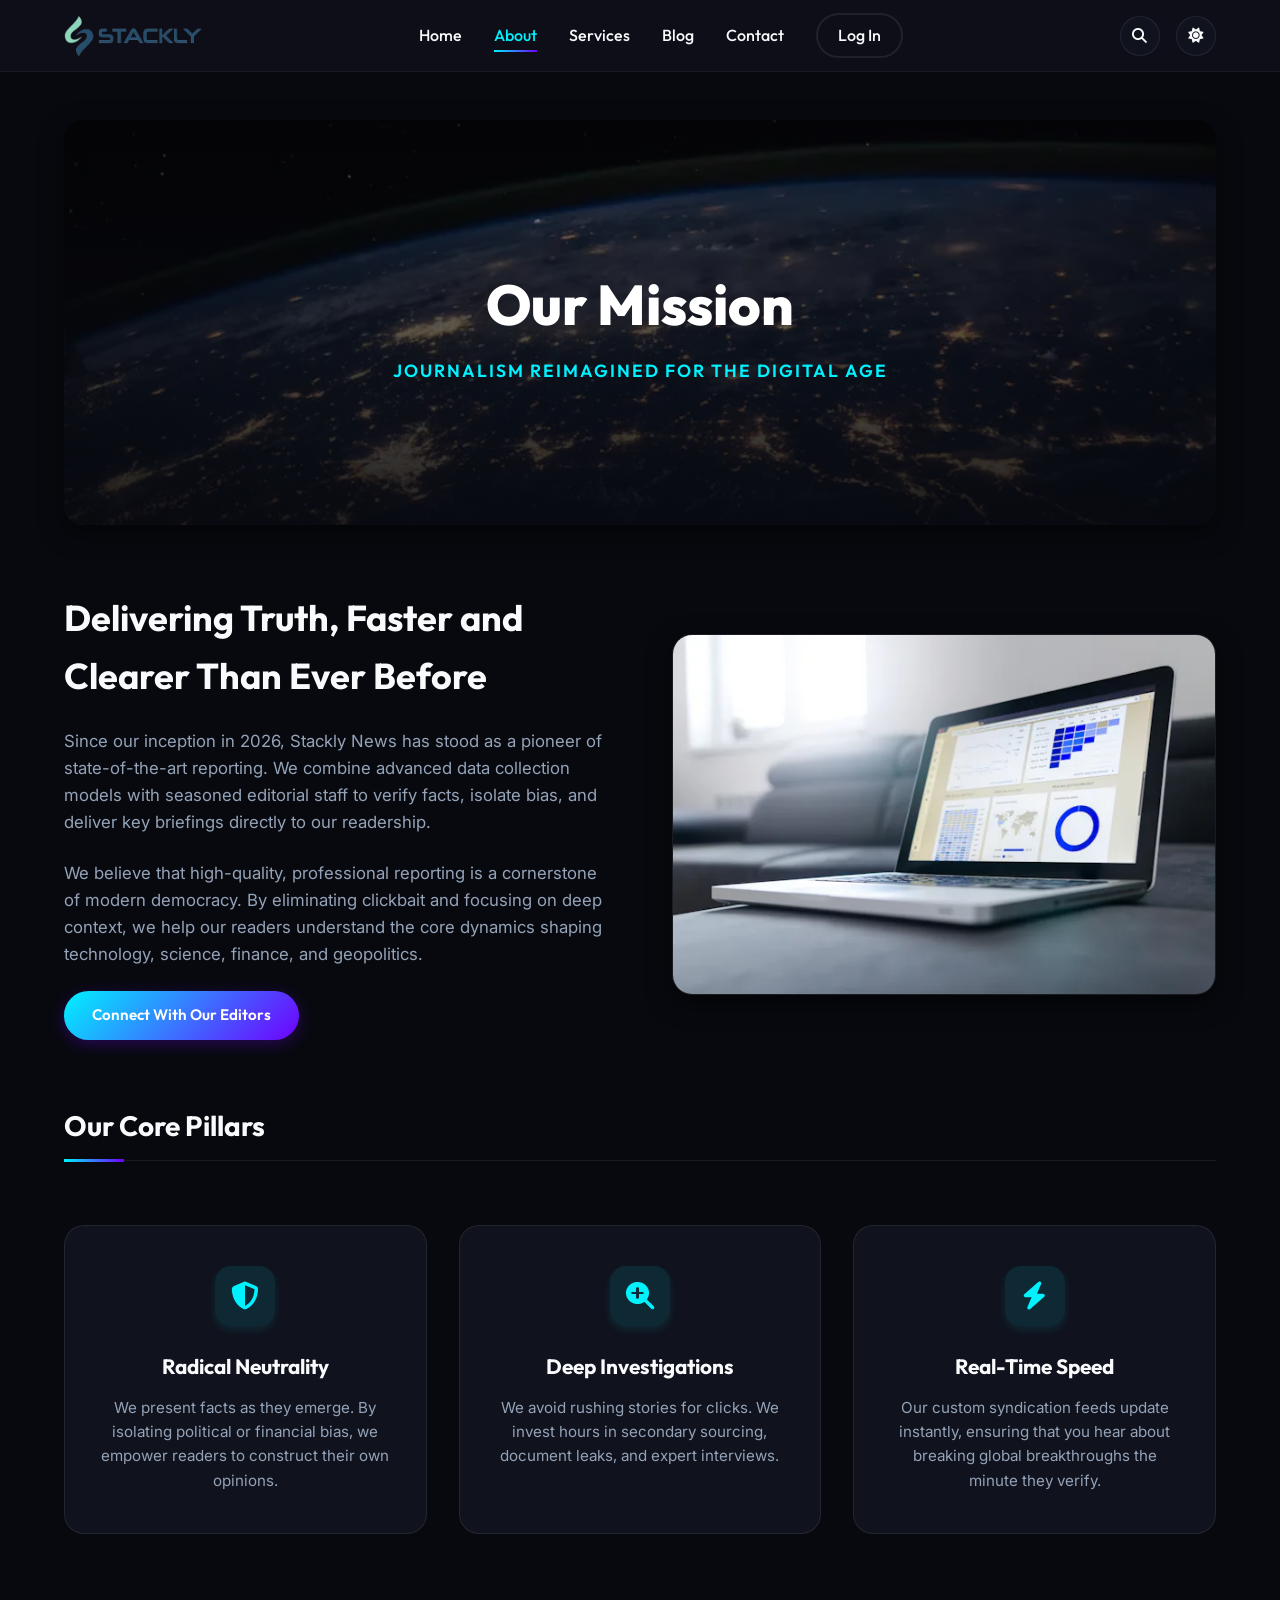
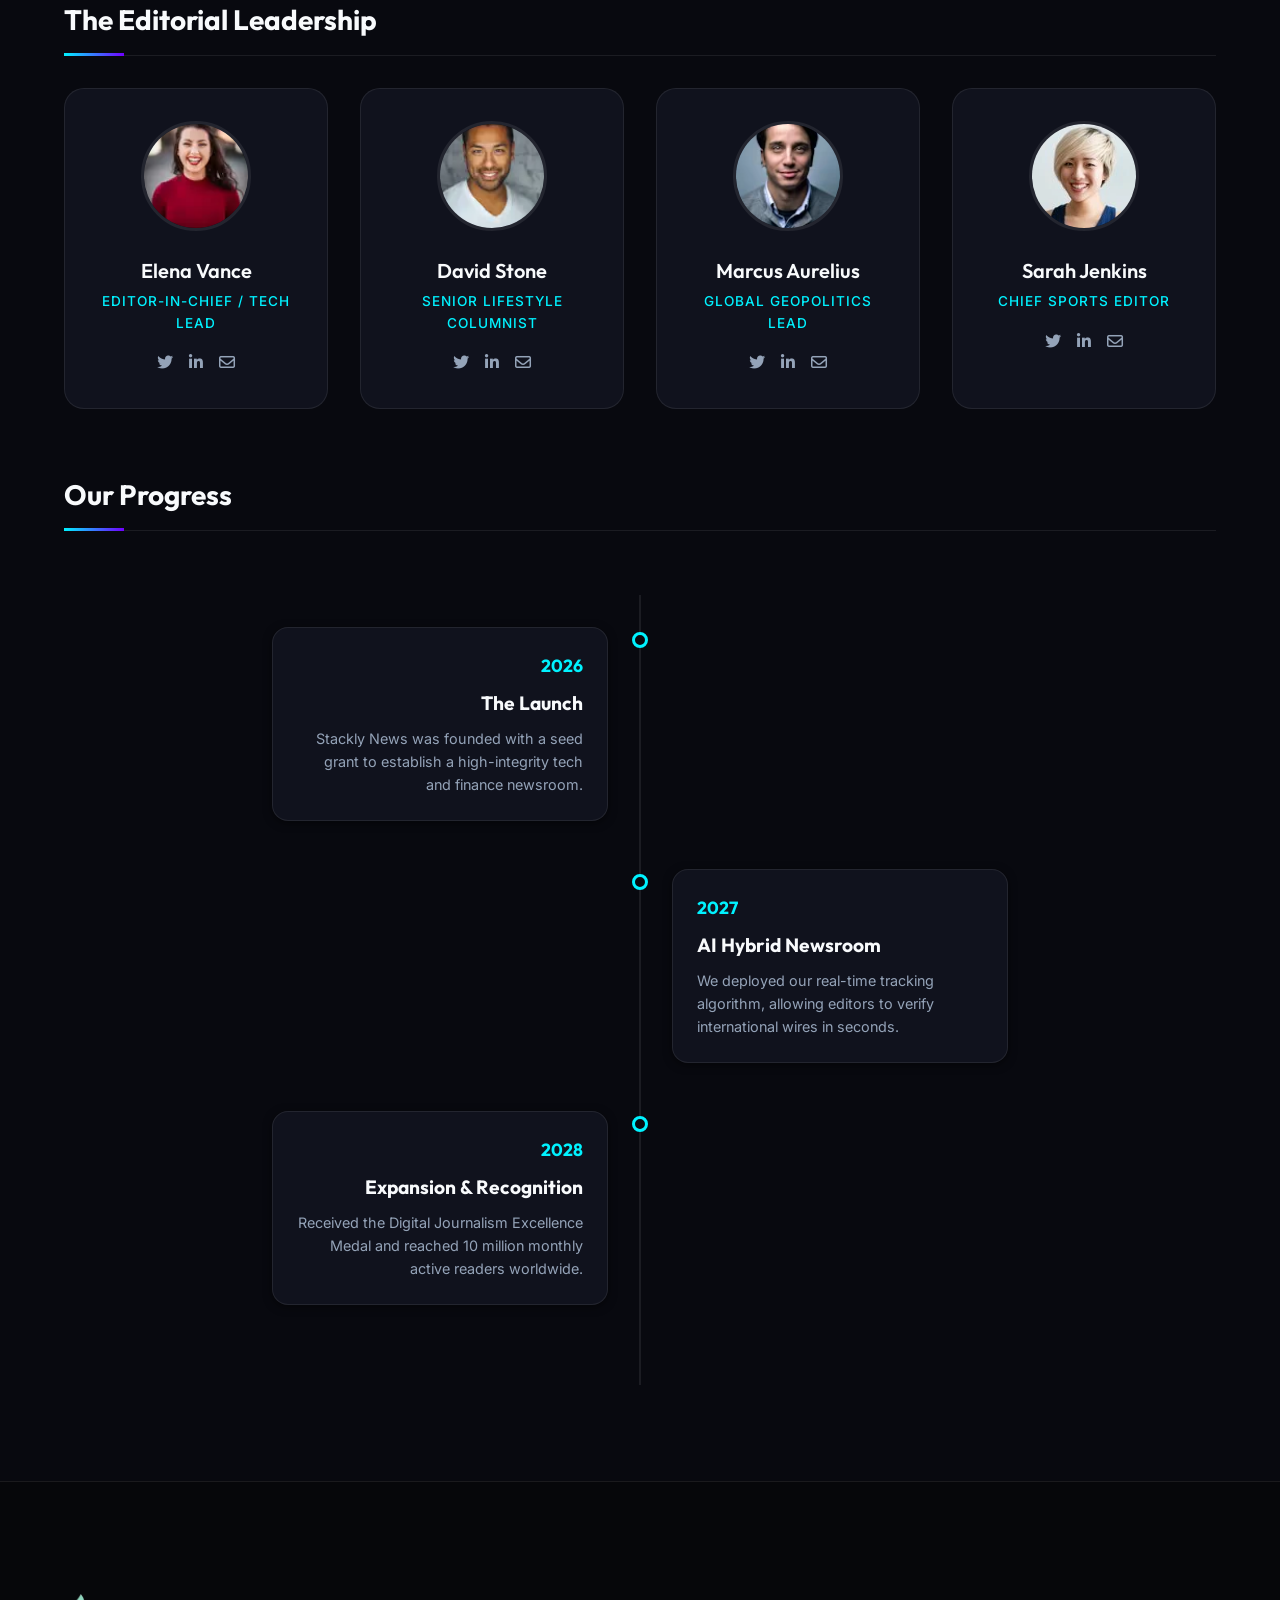
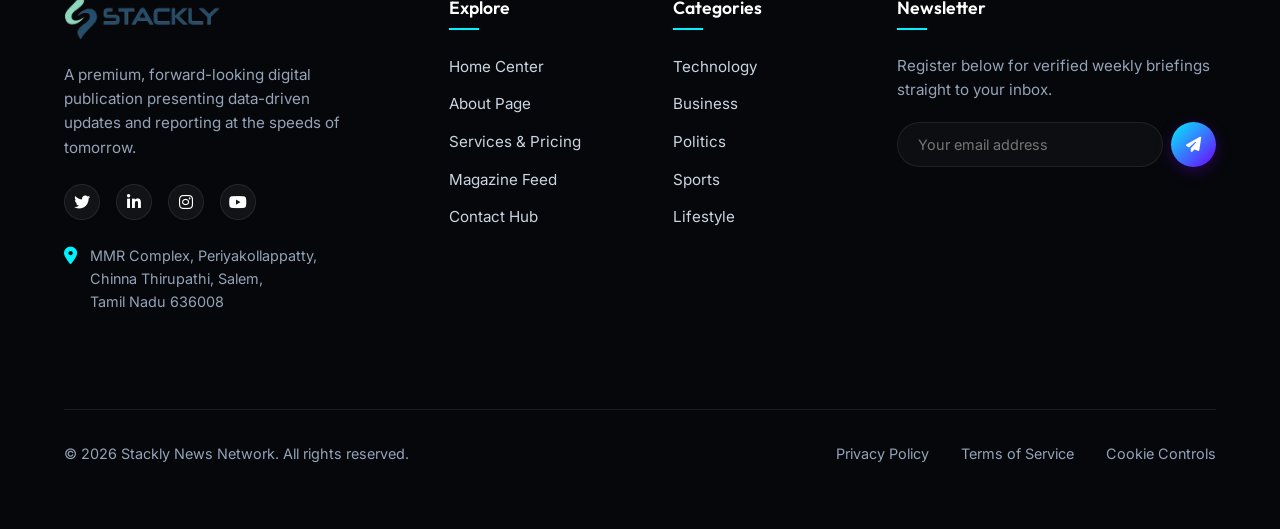
<file: about.html>
<!DOCTYPE html>
<html lang="en">
<head>
    <meta charset="UTF-8">
    <meta name="viewport" content="width=device-width, initial-scale=1.0">
    <title>About Us — Stackly News</title>
    <meta name="description" content="Discover the core mission, editorial values, and team behind Stackly News. Leading the future of digital news reporting.">
    <!-- Stylesheets -->
    <link rel="stylesheet" href="css/style.css">
    <!-- FontAwesome Icons -->
    <link rel="stylesheet" href="https://cdnjs.cloudflare.com/ajax/libs/font-awesome/6.4.0/css/all.min.css">
    <!-- Favicon -->
    <link rel="icon" href="images/logo.webp" type="image/webp">
</head>
<body>

    <!-- SEARCH OVERLAY -->
    <div class="search-overlay" id="search-overlay">
        <button class="search-close" id="close-search">&times;</button>
        <div class="search-container">
            <div class="search-input-wrapper">
                <input type="text" placeholder="Search stories, topics, reporters...">
                <button type="submit"><i class="fas fa-search"></i></button>
            </div>
            <p style="color: var(--text-muted); font-size: 0.9rem;">Press ESC to exit search menu</p>
        </div>
    </div>

    <!-- HEADER -->
    <header>
        <div class="container header-container">
            <!-- Branding -->
            <a href="index.html" class="logo">
                <img src="images/logo.webp" alt="Stackly Logo">
            </a>

            <!-- Navigation Links -->
            <nav id="nav-menu">
                <div class="nav-links">
                    <a href="index.html">Home</a>
                    <a href="about.html" class="active">About</a>
                    <a href="service.html">Services</a>
                    <a href="blog.html">Blog</a>
                    <a href="contact.html">Contact</a>
                    <a href="login.html" class="btn btn-outline" style="padding: 0.5rem 1.25rem;">Log In</a>
                </div>
            </nav>

            <!-- Actions Controls -->
            <div class="header-actions">
                <button class="btn btn-icon" id="open-search" aria-label="Open Search"><i class="fas fa-search"></i></button>
                <button class="btn btn-icon" id="theme-toggle" aria-label="Toggle Theme"><i class="fas fa-sun"></i></button>
                <div class="menu-toggle" id="mobile-menu">
                    <span></span>
                    <span></span>
                    <span></span>
                </div>
            </div>
        </div>
    </header>

    <!-- ABOUT HERO SECTION -->
    <main class="container">
        <section class="about-hero" style="background-image: url('images/global.webp');">
            <div class="about-hero-overlay">
                <h1>Our Mission</h1>
                <p>Journalism Reimagined for the Digital Age</p>
            </div>
        </section>

        <!-- VISION GRID -->
        <section class="about-grid-wrapper">
            <div class="about-text">
                <h2>Delivering Truth, Faster and Clearer Than Ever Before</h2>
                <p>Since our inception in 2026, Stackly News has stood as a pioneer of state-of-the-art reporting. We combine advanced data collection models with seasoned editorial staff to verify facts, isolate bias, and deliver key briefings directly to our readership.</p>
                <p>We believe that high-quality, professional reporting is a cornerstone of modern democracy. By eliminating clickbait and focusing on deep context, we help our readers understand the core dynamics shaping technology, science, finance, and geopolitics.</p>
                <a href="contact.html" class="btn btn-primary">Connect With Our Editors</a>
            </div>
            <div class="about-visual">
                <img src="images/project-preview.webp" alt="Newsroom in action">
            </div>
        </section>

        <!-- CORE VALUES -->
        <section>
            <div class="section-header">
                <h2 class="section-title">Our Core Pillars</h2>
            </div>
            <div class="values-grid">
                <!-- Pillar 1 -->
                <div class="value-card">
                    <div class="value-icon">
                        <i class="fas fa-shield-alt"></i>
                    </div>
                    <h3>Radical Neutrality</h3>
                    <p>We present facts as they emerge. By isolating political or financial bias, we empower readers to construct their own opinions.</p>
                </div>
                <!-- Pillar 2 -->
                <div class="value-card">
                    <div class="value-icon">
                        <i class="fas fa-search-plus"></i>
                    </div>
                    <h3>Deep Investigations</h3>
                    <p>We avoid rushing stories for clicks. We invest hours in secondary sourcing, document leaks, and expert interviews.</p>
                </div>
                <!-- Pillar 3 -->
                <div class="value-card">
                    <div class="value-icon">
                        <i class="fas fa-bolt"></i>
                    </div>
                    <h3>Real-Time Speed</h3>
                    <p>Our custom syndication feeds update instantly, ensuring that you hear about breaking global breakthroughs the minute they verify.</p>
                </div>
            </div>
        </section>

        <!-- MEET THE TEAM -->
        <section>
            <div class="section-header">
                <h2 class="section-title">The Editorial Leadership</h2>
            </div>
            <div class="team-grid">
                <!-- Member 1 -->
                <div class="team-card">
                    <img src="images/Elena Vance.webp" alt="Elena Vance">
                    <h3>Elena Vance</h3>
                    <p>Editor-in-Chief / Tech lead</p>
                    <div class="team-socials">
                        <a href="404.html"><i class="fab fa-twitter"></i></a>
                        <a href="404.html"><i class="fab fa-linkedin-in"></i></a>
                        <a href="404.html"><i class="far fa-envelope"></i></a>
                    </div>
                </div>

                <!-- Member 2 -->
                <div class="team-card">
                    <img src="images/David Stone.webp" alt="David Stone">
                    <h3>David Stone</h3>
                    <p>Senior Lifestyle Columnist</p>
                    <div class="team-socials">
                        <a href="404.html"><i class="fab fa-twitter"></i></a>
                        <a href="404.html"><i class="fab fa-linkedin-in"></i></a>
                        <a href="404.html"><i class="far fa-envelope"></i></a>
                    </div>
                </div>

                <!-- Member 3 -->
                <div class="team-card">
                    <img src="images/Marcus Aureliu.webp" alt="Marcus Aurelius">
                    <h3>Marcus Aurelius</h3>
                    <p>Global Geopolitics Lead</p>
                    <div class="team-socials">
                        <a href="404.html"><i class="fab fa-twitter"></i></a>
                        <a href="404.html"><i class="fab fa-linkedin-in"></i></a>
                        <a href="404.html"><i class="far fa-envelope"></i></a>
                    </div>
                </div>

                <!-- Member 4 -->
                <div class="team-card">
                    <img src="images/sarah_chen_it.webp" alt="Sarah Jenkins">
                    <h3>Sarah Jenkins</h3>
                    <p>Chief Sports Editor</p>
                    <div class="team-socials">
                        <a href="404.html"><i class="fab fa-twitter"></i></a>
                        <a href="404.html"><i class="fab fa-linkedin-in"></i></a>
                        <a href="404.html"><i class="far fa-envelope"></i></a>
                    </div>
                </div>
            </div>
        </section>

        <!-- TIMELINE MILESTONES -->
        <section>
            <div class="section-header" style="margin-top: 4rem;">
                <h2 class="section-title">Our Progress</h2>
            </div>
            <div class="timeline">
                <div class="timeline-item">
                    <div class="timeline-dot"></div>
                    <div class="timeline-content">
                        <div class="timeline-date">2026</div>
                        <h3>The Launch</h3>
                        <p>Stackly News was founded with a seed grant to establish a high-integrity tech and finance newsroom.</p>
                    </div>
                </div>
                <div class="timeline-item">
                    <div class="timeline-dot"></div>
                    <div class="timeline-content">
                        <div class="timeline-date">2027</div>
                        <h3>AI Hybrid Newsroom</h3>
                        <p>We deployed our real-time tracking algorithm, allowing editors to verify international wires in seconds.</p>
                    </div>
                </div>
                <div class="timeline-item">
                    <div class="timeline-dot"></div>
                    <div class="timeline-content">
                        <div class="timeline-date">2028</div>
                        <h3>Expansion & Recognition</h3>
                        <p>Received the Digital Journalism Excellence Medal and reached 10 million monthly active readers worldwide.</p>
                    </div>
                </div>
            </div>
        </section>
    </main>

    <!-- FOOTER -->
    <footer>
        <div class="container footer-grid">
            <!-- Col 1 -->
            <div>
                <a href="index.html" class="footer-logo">
                    <img src="images/logo.webp" alt="Stackly Logo">
                </a>
                <p class="footer-desc">A premium, forward-looking digital publication presenting data-driven updates and reporting at the speeds of tomorrow.</p>
                <div class="footer-socials">
                    <a href="404.html" aria-label="Twitter"><i class="fab fa-twitter"></i></a>
                    <a href="404.html" aria-label="LinkedIn"><i class="fab fa-linkedin-in"></i></a>
                    <a href="404.html" aria-label="Instagram"><i class="fab fa-instagram"></i></a>
                    <a href="404.html" aria-label="YouTube"><i class="fab fa-youtube"></i></a>
                </div>
                <div class="footer-location" style="margin-top: 1.5rem; display: flex; align-items: flex-start; gap: 0.8rem; color: var(--text-muted); font-size: 0.9rem;">
                    <i class="fas fa-map-marker-alt" style="color: var(--primary); margin-top: 0.2rem; font-size: 1.1rem;"></i>
                    <p style="margin: 0; line-height: 1.6;">MMR Complex, Periyakollappatty,<br>Chinna Thirupathi, Salem,<br>Tamil Nadu 636008</p>
                </div>
            </div>

            <!-- Col 2 -->
            <div class="footer-col">
                <h4>Explore</h4>
                <ul>
                    <li><a href="index.html">Home Center</a></li>
                    <li><a href="about.html">About Page</a></li>
                    <li><a href="service.html">Services & Pricing</a></li>
                    <li><a href="blog.html">Magazine Feed</a></li>
                    <li><a href="contact.html">Contact Hub</a></li>
                </ul>
            </div>

            <!-- Col 3 -->
            <div class="footer-col">
                <h4>Categories</h4>
                <ul>
                    <li><a href="blog.html?cat=technology">Technology</a></li>
                    <li><a href="blog.html?cat=business">Business</a></li>
                    <li><a href="blog.html?cat=politics">Politics</a></li>
                    <li><a href="blog.html?cat=sports">Sports</a></li>
                    <li><a href="blog.html?cat=lifestyle">Lifestyle</a></li>
                </ul>
            </div>

            <!-- Col 4 -->
            <div class="footer-col footer-newsletter">
                <h4>Newsletter</h4>
                <p>Register below for verified weekly briefings straight to your inbox.</p>
                <form class="newsletter-form">
                    <input type="email" placeholder="Your email address" required>
                    <button type="submit" class="btn btn-primary" style="padding: 0.75rem; border-radius: 50%; width: 45px; height: 45px; flex-shrink: 0;"><i class="fas fa-paper-plane"></i></button>
                </form>
            </div>
        </div>

        <div class="container footer-bottom">
            <p class="copyright">&copy; 2026 Stackly News Network. All rights reserved.</p>
            <div class="footer-bottom-links">
                <a href="404.html">Privacy Policy</a>
                <a href="404.html">Terms of Service</a>
                <a href="404.html">Cookie Controls</a>
            </div>
        </div>
    </footer>

    <!-- Scripts -->
    <script src="js/script.js"></script>
</body>
</html>
</file>
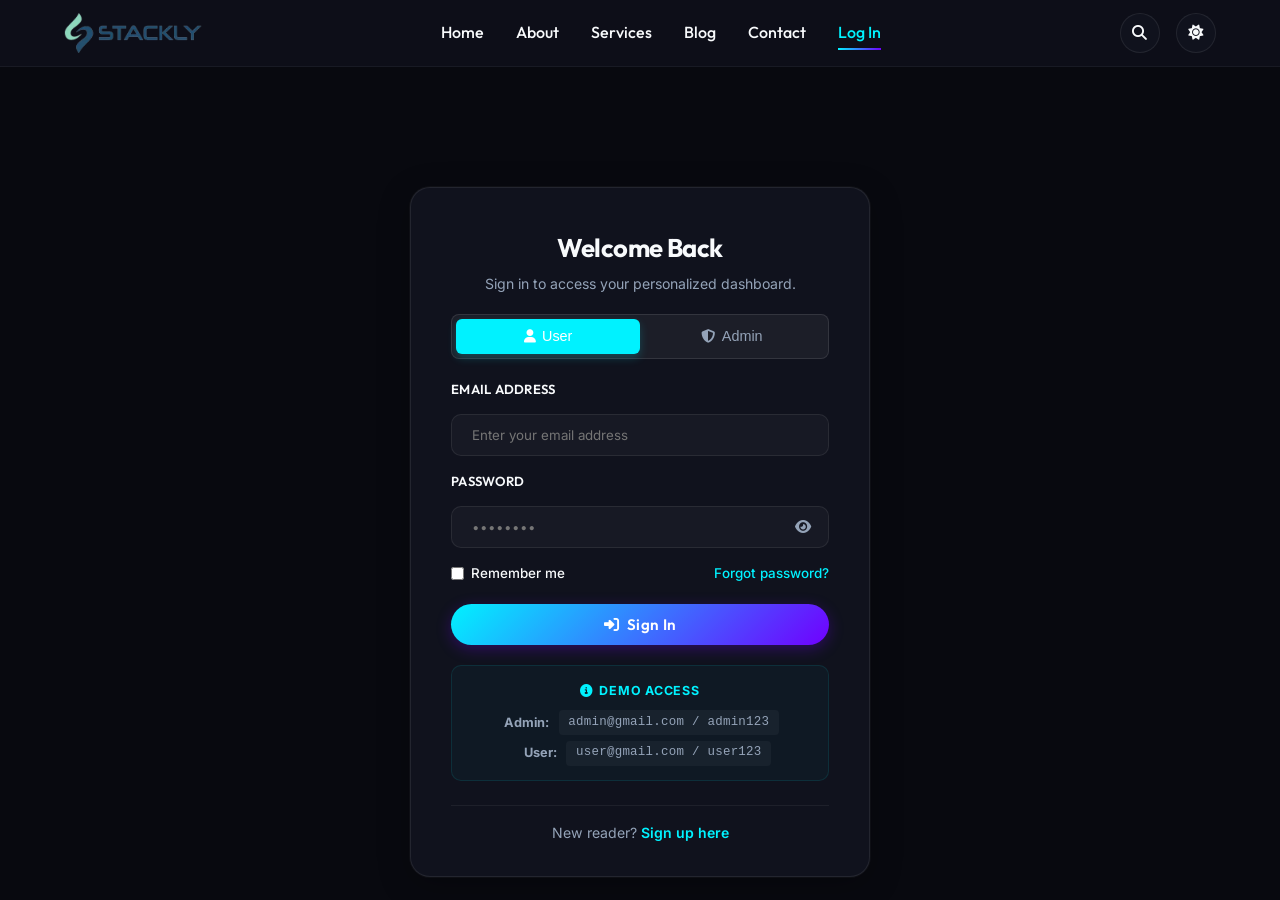
<file: admin-dashboard.html>
<!DOCTYPE html>
<html lang="en">

<head>
    <meta charset="UTF-8">
    <meta name="viewport" content="width=device-width, initial-scale=1.0">
    <title>Admin Dashboard — Stackly News</title>
    <meta name="description"
        content="Manage articles, users, analytics and moderation from the Stackly News admin control panel.">
    <link rel="stylesheet" href="css/style.css">
    <link rel="stylesheet" href="css/dash-styles.css">
    <link rel="stylesheet" href="https://cdnjs.cloudflare.com/ajax/libs/font-awesome/6.4.0/css/all.min.css">
    <link rel="icon" href="images/logo.webp" type="image/webp">
    <link href="https://fonts.googleapis.com/css2?family=Inter:wght@400;500;600;700;800;900&display=swap"
        rel="stylesheet">
    <style>
        body {
            font-family: 'Inter', sans-serif;
        }

        /* ── Section-specific tweaks ── */
        .admin-hero-band {
            background: linear-gradient(135deg, rgba(0, 242, 255, 0.07) 0%, rgba(99, 102, 241, 0.05) 50%, transparent 100%);
            border: 1px solid rgba(0, 242, 255, 0.1);
            border-radius: 18px;
            padding: 1.5rem 2rem;
            margin-bottom: 2rem;
            display: flex;
            align-items: center;
            justify-content: space-between;
            gap: 1rem;
            flex-wrap: wrap;
        }

        .admin-hero-left {
            display: flex;
            align-items: center;
            gap: 1rem;
        }

        .admin-hero-icon {
            width: 52px;
            height: 52px;
            background: linear-gradient(135deg, rgba(0, 242, 255, 0.15), rgba(99, 102, 241, 0.1));
            border: 1px solid rgba(0, 242, 255, 0.2);
            border-radius: 14px;
            display: flex;
            align-items: center;
            justify-content: center;
            font-size: 1.4rem;
            color: var(--primary);
        }

        .admin-hero-text h2 {
            font-size: 1.25rem;
            font-weight: 800;
            margin-bottom: 0.15rem;
        }

        .admin-hero-text p {
            font-size: 0.8rem;
            color: var(--text-muted);
        }

        .admin-hero-right {
            display: flex;
            gap: 0.75rem;
            align-items: center;
            flex-wrap: wrap;
        }

        /* Inline KPI mini-cards row */
        .kpi-mini-row {
            display: grid;
            grid-template-columns: repeat(auto-fit, minmax(160px, 1fr));
            gap: 1rem;
            margin-bottom: 1.5rem;
        }

        .kpi-mini {
            background: var(--glass-bg);
            border: 1px solid var(--glass-border);
            border-radius: 12px;
            padding: 1rem 1.25rem;
            display: flex;
            align-items: center;
            gap: 0.85rem;
            transition: all 0.3s ease;
        }

        .kpi-mini:hover {
            transform: translateY(-3px);
            border-color: rgba(0, 242, 255, 0.15);
        }

        .kpi-mini-icon {
            width: 38px;
            height: 38px;
            border-radius: 10px;
            display: flex;
            align-items: center;
            justify-content: center;
            font-size: 1rem;
            color: white;
            flex-shrink: 0;
        }

        .kpi-mini-info p {
            font-size: 0.72rem;
            color: var(--text-muted);
            margin-bottom: 0.15rem;
            font-weight: 500;
        }

        .kpi-mini-info strong {
            font-size: 1rem;
            font-weight: 800;
        }

        .kpi-mini-info span {
            font-size: 0.68rem;
        }

        /* Overview two-column grid */
        .overview-two-col {
            display: grid;
            grid-template-columns: 1.5fr 1fr;
            gap: 1.5rem;
            margin-bottom: 2rem;
        }

        @media (max-width: 960px) {
            .overview-two-col {
                grid-template-columns: 1fr;
            }
        }

        /* Chart labels */
        .chart-legend {
            display: flex;
            gap: 1.25rem;
            margin-top: 0.75rem;
            flex-wrap: wrap;
        }

        .chart-legend-item {
            display: flex;
            align-items: center;
            gap: 0.4rem;
            font-size: 0.75rem;
            color: var(--text-muted);
        }

        .chart-legend-dot {
            width: 8px;
            height: 8px;
            border-radius: 50%;
            flex-shrink: 0;
        }

        /* Users section search bar */
        .users-search-bar {
            display: flex;
            align-items: center;
            justify-content: space-between;
            gap: 1rem;
            margin-bottom: 1.5rem;
            flex-wrap: wrap;
        }

        .users-search-input {
            display: flex;
            align-items: center;
            gap: 0.5rem;
            background: var(--glass-bg);
            border: 1px solid var(--glass-border);
            border-radius: 10px;
            padding: 0.6rem 1rem;
            transition: border-color 0.3s;
        }

        .users-search-input:focus-within {
            border-color: rgba(0, 242, 255, 0.3);
        }

        .users-search-input input {
            background: none;
            border: none;
            outline: none;
            color: var(--text-primary);
            font-size: 0.85rem;
            min-width: 180px;
        }

        .users-search-input i {
            color: var(--text-muted);
        }

        /* Moderation tabs */
        .mod-tabs {
            display: flex;
            gap: 0.5rem;
            margin-bottom: 1.5rem;
        }

        .mod-tab {
            padding: 0.5rem 1.25rem;
            border-radius: 8px;
            border: 1px solid var(--glass-border);
            background: transparent;
            color: var(--text-muted);
            font-size: 0.85rem;
            font-weight: 600;
            cursor: pointer;
            transition: all 0.25s ease;
        }

        .mod-tab.active {
            background: var(--primary);
            color: #000;
            border-color: var(--primary);
        }

        .mod-tab:hover:not(.active) {
            background: rgba(255, 255, 255, 0.05);
            color: var(--text-light);
        }

        /* Mod stat badges */
        .mod-stat-row {
            display: flex;
            gap: 1rem;
            margin-bottom: 1.5rem;
            flex-wrap: wrap;
        }

        .mod-stat-badge {
            display: flex;
            align-items: center;
            gap: 0.5rem;
            padding: 0.5rem 1rem;
            border-radius: 10px;
            font-size: 0.82rem;
            font-weight: 600;
        }

        .mod-stat-badge.danger {
            background: rgba(239, 68, 68, 0.1);
            color: #ef4444;
            border: 1px solid rgba(239, 68, 68, 0.2);
        }

        .mod-stat-badge.warning {
            background: rgba(245, 158, 11, 0.1);
            color: #f59e0b;
            border: 1px solid rgba(245, 158, 11, 0.2);
        }

        .mod-stat-badge.info {
            background: rgba(0, 242, 255, 0.08);
            color: var(--primary);
            border: 1px solid rgba(0, 242, 255, 0.15);
        }

        /* Security sessions */
        .session-row {
            display: flex;
            align-items: center;
            justify-content: space-between;
            padding: 0.8rem 1rem;
            background: rgba(255, 255, 255, 0.03);
            border-radius: 10px;
            border: 1px solid rgba(255, 255, 255, 0.04);
            margin-bottom: 0.5rem;
            font-size: 0.83rem;
        }

        .session-row:hover {
            background: rgba(255, 255, 255, 0.05);
        }

        body.light-mode .session-row {
            background: rgba(0, 0, 0, 0.03);
            border-color: rgba(0, 0, 0, 0.05);
        }

        /* System health bars */
        .health-row {
            margin-bottom: 1rem;
        }

        .health-label {
            display: flex;
            justify-content: space-between;
            margin-bottom: 0.3rem;
            font-size: 0.8rem;
            font-weight: 600;
        }

        .health-track {
            height: 6px;
            background: rgba(255, 255, 255, 0.06);
            border-radius: 3px;
            overflow: hidden;
        }

        body.light-mode .health-track {
            background: rgba(0, 0, 0, 0.07);
        }

        .health-fill {
            height: 100%;
            border-radius: 3px;
            transition: width 1.2s cubic-bezier(0.16, 1, 0.3, 1);
        }

        /* Topbar date */
        .topbar-date {
            font-size: 0.8rem;
            color: var(--text-muted);
            display: none;
        }

        @media (min-width: 900px) {
            .topbar-date {
                display: block;
            }
        }
    </style>
</head>

<body>

    <!-- DASHBOARD LAYOUT -->
    <div class="dash-layout">

        <!-- SIDEBAR -->
        <aside class="dash-sidebar" id="dash-sidebar">
            <div class="dash-sidebar-header">
                <a href="index.html" class="logo">
                    <img src="images/logo.webp" alt="Stackly Logo">
                </a>
                <span class="dash-role-badge admin-badge"><i class="fas fa-user-shield"></i>Admin</span>
                <button id="dash-sidebar-close" class="btn btn-icon dash-sidebar-close" aria-label="Close Sidebar"><i class="fas fa-times"></i></button>
            </div>

            <nav class="dash-nav">
                <span class="dash-nav-label">Menu</span>
                <a href="#" class="dash-nav-item active" data-section="overview">
                    <i class="fas fa-th-large"></i> <span>Overview</span>
                </a>
                <a href="#" class="dash-nav-item" data-section="articles">
                    <i class="fas fa-newspaper"></i> <span>Articles</span>
                    <span class="nav-badge">85</span>
                </a>
                <a href="#" class="dash-nav-item" data-section="users">
                    <i class="fas fa-users"></i> <span>Users</span>
                </a>


                <a href="#" class="dash-nav-item" data-section="analytics">
                    <i class="fas fa-chart-bar"></i> <span>Analytics</span>
                </a>
                <a href="#" class="dash-nav-item" data-section="moderation">
                    <i class="fas fa-shield-alt"></i> <span>Moderation</span>
                    <span class="nav-badge">12</span>
                </a>


                <a href="#" class="dash-nav-item" data-section="settings">
                    <i class="fas fa-cog"></i> <span>Settings</span>
                </a>
            </nav>

            <div class="dash-sidebar-footer">
                <div class="dash-user-info">
                    <div class="dash-user-avatar">
                        <i class="fas fa-user-shield"></i>
                    </div>
                    <div>
                        <h4 id="sidebar-user-name">Admin User</h4>
                        <p>admin@gmail.com</p>
                    </div>
                </div>
                <button class="btn btn-outline dash-logout-btn" id="admin-logout">
                    <i class="fas fa-sign-out-alt"></i> Sign Out
                </button>
            </div>
        </aside>

        <!-- MAIN CONTENT -->
        <main class="dash-main">
            <!-- Top Bar -->
            <div class="dash-topbar">
                <div class="dash-topbar-left">
                    <button class="btn btn-icon dash-menu-toggle" id="dash-menu-toggle">
                        <i class="fas fa-bars"></i>
                    </button>
                    <a href="index.html" class="topbar-logo">
                        <img src="images/logo.webp" alt="Stackly Logo">
                    </a>
                    <h1 class="dash-page-title">Admin Dashboard</h1>
                    <span class="topbar-date" id="topbar-date"></span>
                </div>
                <div class="dash-topbar-right">
                    <div class="topbar-search">
                        <i class="fas fa-search"></i>
                        <input type="text" placeholder="Search anything...">
                    </div>
                    <button class="btn btn-icon" id="theme-toggle" aria-label="Toggle Theme">
                        <i class="fas fa-sun"></i>
                    </button>
                    <div class="dash-notification-bell">
                        <button class="btn btn-icon" aria-label="Notifications">
                            <i class="fas fa-bell"></i>
                        </button>
                        <span class="notification-dot"></span>
                    </div>
                    <div class="topbar-avatar" title="Admin Profile">
                        <i class="fas fa-user-shield"></i>
                    </div>
                    <a href="index.html" class="btn btn-outline topbar-btn"
                        style="padding:0.42rem 1rem;font-size:0.82rem;display:flex;align-items:center;gap:0.4rem;">
                        <i class="fas fa-globe"></i> <span class="btn-text">View Site</span>
                    </a>
                </div>
            </div>

            <!-- ═══════════════════════════════════════════════════════════
                 OVERVIEW SECTION
            ═══════════════════════════════════════════════════════════ -->
            <section class="dash-section active" id="section-overview">

                <!-- Hero Band -->
                <div class="admin-hero-band stagger-in" style="--delay:0.05s">
                    <div class="admin-hero-left">
                        <div class="admin-hero-icon">
                            <i class="fas fa-shield-halved"></i>
                        </div>
                        <div class="admin-hero-text">
                            <h2>Good morning, Admin! 🛡️</h2>
                            <p>Everything is running smoothly. Here's your daily command center summary.</p>
                        </div>
                    </div>
                    <div class="admin-hero-right">
                        <div class="mod-stat-badge danger"><i class="fas fa-flag"></i> 12 Flagged</div>
                        <div class="mod-stat-badge warning"><i class="fas fa-hourglass-half"></i> 15 In Review</div>
                        <div class="mod-stat-badge info"><i class="fas fa-signal"></i> 4,281 Live Users</div>
                    </div>
                </div>

                <!-- Stats Cards -->
                <div class="dash-stats-grid">
                    <div class="dash-stat-card stagger-in" style="--delay:0.1s">
                        <div class="dash-stat-icon" style="background:linear-gradient(135deg,#00f2ff,#0284c7);">
                            <i class="fas fa-newspaper"></i>
                        </div>
                        <div class="dash-stat-info">
                            <p>Total Articles</p>
                            <h3>1,284</h3>
                            <span class="dash-stat-change up"><i class="fas fa-arrow-up"></i> 12.5% this month</span>
                            <div class="dash-stat-sparkline">
                                <span style="height:40%"></span><span style="height:55%"></span><span
                                    style="height:45%"></span><span style="height:70%"></span><span
                                    style="height:60%"></span><span style="height:80%"></span><span class="peak"
                                    style="height:95%"></span>
                            </div>
                        </div>
                    </div>
                    <div class="dash-stat-card stagger-in" style="--delay:0.15s">
                        <div class="dash-stat-icon" style="background:linear-gradient(135deg,#a855f7,#7c3aed);">
                            <i class="fas fa-users"></i>
                        </div>
                        <div class="dash-stat-info">
                            <p>Subscribers</p>
                            <h3>24,589</h3>
                            <span class="dash-stat-change up"><i class="fas fa-arrow-up"></i> 8.3% this month</span>
                            <div class="dash-stat-sparkline">
                                <span style="height:30%"></span><span style="height:50%"></span><span
                                    style="height:65%"></span><span style="height:55%"></span><span
                                    style="height:75%"></span><span style="height:70%"></span><span class="peak"
                                    style="height:90%"></span>
                            </div>
                        </div>
                    </div>
                    <div class="dash-stat-card stagger-in" style="--delay:0.2s">
                        <div class="dash-stat-icon" style="background:linear-gradient(135deg,#10b981,#059669);">
                            <i class="fas fa-dollar-sign"></i>
                        </div>
                        <div class="dash-stat-info">
                            <p>Monthly Revenue</p>
                            <h3>$48,210</h3>
                            <span class="dash-stat-change up"><i class="fas fa-arrow-up"></i> 15.2% vs last month</span>
                            <div class="dash-stat-sparkline">
                                <span style="height:50%"></span><span style="height:60%"></span><span
                                    style="height:70%"></span><span style="height:65%"></span><span
                                    style="height:80%"></span><span style="height:75%"></span><span class="peak"
                                    style="height:100%"></span>
                            </div>
                        </div>
                    </div>
                    <div class="dash-stat-card stagger-in" style="--delay:0.25s">
                        <div class="dash-stat-icon" style="background:linear-gradient(135deg,#f59e0b,#d97706);">
                            <i class="fas fa-pen-nib"></i>
                        </div>
                        <div class="dash-stat-info">
                            <p>Active Writers</p>
                            <h3>38</h3>
                            <span class="dash-stat-change down"><i class="fas fa-arrow-down"></i> 2 fewer this
                                week</span>
                            <div class="dash-stat-sparkline">
                                <span style="height:80%"></span><span style="height:85%"></span><span class="peak"
                                    style="height:90%"></span><span style="height:88%"></span><span
                                    style="height:82%"></span><span style="height:78%"></span><span
                                    style="height:75%"></span>
                            </div>
                        </div>
                    </div>
                </div>

                <!-- KPI Mini Row -->
                <div class="kpi-mini-row stagger-in" style="--delay:0.3s">
                    <div class="kpi-mini">
                        <div class="kpi-mini-icon"
                            style="background:linear-gradient(135deg,rgba(0,242,255,0.2),rgba(0,242,255,0.05));color:var(--primary);">
                            <i class="fas fa-eye"></i>
                        </div>
                        <div class="kpi-mini-info">
                            <p>Page Views Today</p>
                            <strong>87,453</strong>
                            <span style="color:#10b981"> ↑ 4.2%</span>
                        </div>
                    </div>
                    <div class="kpi-mini">
                        <div class="kpi-mini-icon"
                            style="background:linear-gradient(135deg,rgba(168,85,247,0.2),rgba(168,85,247,0.05));color:#a855f7;">
                            <i class="fas fa-share-nodes"></i>
                        </div>
                        <div class="kpi-mini-info">
                            <p>Social Shares</p>
                            <strong>3,120</strong>
                            <span style="color:#10b981"> ↑ 7.8%</span>
                        </div>
                    </div>
                    <div class="kpi-mini">
                        <div class="kpi-mini-icon"
                            style="background:linear-gradient(135deg,rgba(16,185,129,0.2),rgba(16,185,129,0.05));color:#10b981;">
                            <i class="fas fa-comment-dots"></i>
                        </div>
                        <div class="kpi-mini-info">
                            <p>New Comments</p>
                            <strong>219</strong>
                            <span style="color:#10b981"> ↑ 2.1%</span>
                        </div>
                    </div>
                    <div class="kpi-mini">
                        <div class="kpi-mini-icon"
                            style="background:linear-gradient(135deg,rgba(245,158,11,0.2),rgba(245,158,11,0.05));color:#f59e0b;">
                            <i class="fas fa-user-plus"></i>
                        </div>
                        <div class="kpi-mini-info">
                            <p>New Signups</p>
                            <strong>142</strong>
                            <span style="color:#10b981"> ↑ 11%</span>
                        </div>
                    </div>
                    <div class="kpi-mini">
                        <div class="kpi-mini-icon"
                            style="background:linear-gradient(135deg,rgba(239,68,68,0.2),rgba(239,68,68,0.05));color:#ef4444;">
                            <i class="fas fa-clock"></i>
                        </div>
                        <div class="kpi-mini-info">
                            <p>Avg. Read Time</p>
                            <strong>4m 38s</strong>
                            <span style="color:#ef4444"> ↓ 0.5%</span>
                        </div>
                    </div>
                </div>

                <!-- Quick Actions -->
                <div class="dash-quick-actions stagger-in" style="--delay:0.35s">
                    <h3 class="dash-subtitle"><i class="fas fa-bolt"></i> Quick Actions</h3>
                    <div class="dash-actions-grid">
                        <button class="dash-action-btn" data-modal-target="#modal-new-article">
                            <i class="fas fa-plus-circle" style="color:var(--primary);"></i>
                            <span>New Article</span>
                        </button>
                        <button class="dash-action-btn"
                            onclick="showToast && showToast('Categories panel — coming soon!','info')">
                            <i class="fas fa-tags" style="color:#10b981;"></i>
                            <span>Categories</span>
                        </button>
                        <button class="dash-action-btn"
                            onclick="document.querySelector('[data-section=moderation]').click()">
                            <i class="fas fa-shield-alt" style="color:#ef4444;"></i>
                            <span>Moderation</span>
                        </button>
                        <button class="dash-action-btn"
                            onclick="showToast && showToast('Media Library — coming soon!','info')">
                            <i class="fas fa-images" style="color:#a855f7;"></i>
                            <span>Media Library</span>
                        </button>
                        <button class="dash-action-btn"
                            onclick="showToast && showToast('Email builder — coming soon!','info')">
                            <i class="fas fa-envelope" style="color:#f59e0b;"></i>
                            <span>Newsletter</span>
                        </button>
                        <button class="dash-action-btn"
                            onclick="document.querySelector('[data-section=analytics]').click()">
                            <i class="fas fa-chart-line" style="color:#60a5fa;"></i>
                            <span>Analytics</span>
                        </button>
                    </div>
                </div>

                <!-- Overview two-col: Chart + Live Feed -->
                <div class="overview-two-col stagger-in" style="--delay:0.4s">
                    <!-- Traffic Chart -->
                    <div class="dash-chart-section" style="margin-bottom:0;">
                        <div
                            style="display:flex;justify-content:space-between;align-items:center;margin-bottom:0.5rem;">
                            <h3 class="dash-subtitle" style="margin-bottom:0;"><i class="fas fa-chart-area"></i> Traffic
                                — Last 7 Days</h3>
                            <span style="font-size:0.78rem;color:#10b981;font-weight:600;"><i
                                    class="fas fa-arrow-up"></i> +18.4% vs last week</span>
                        </div>
                        <div class="chart-legend">
                            <div class="chart-legend-item">
                                <div class="chart-legend-dot" style="background:var(--primary);"></div> Page Views
                            </div>
                            <div class="chart-legend-item">
                                <div class="chart-legend-dot" style="background:#a855f7;"></div> Unique Visitors
                            </div>
                        </div>
                        <div class="dash-chart-bars">
                            <div class="dash-bar-item">
                                <div class="dash-bar" style="height:65%;"><span>Mon</span></div>
                                <p>12.4K</p>
                            </div>
                            <div class="dash-bar-item">
                                <div class="dash-bar" style="height:82%;"><span>Tue</span></div>
                                <p>15.8K</p>
                            </div>
                            <div class="dash-bar-item">
                                <div class="dash-bar" style="height:55%;"><span>Wed</span></div>
                                <p>10.2K</p>
                            </div>
                            <div class="dash-bar-item">
                                <div class="dash-bar" style="height:93%;"><span>Thu</span></div>
                                <p>18.1K</p>
                            </div>
                            <div class="dash-bar-item">
                                <div class="dash-bar" style="height:78%;"><span>Fri</span></div>
                                <p>14.9K</p>
                            </div>
                            <div class="dash-bar-item">
                                <div class="dash-bar" style="height:42%;"><span>Sat</span></div>
                                <p>8.1K</p>
                            </div>
                            <div class="dash-bar-item">
                                <div class="dash-bar" style="height:38%;"><span>Sun</span></div>
                                <p>7.2K</p>
                            </div>
                        </div>
                    </div>

                    <!-- Live Activity Feed -->
                    <div class="live-feed-panel">
                        <h3 class="dash-subtitle" style="margin-bottom:0.15rem;"><i class="fas fa-tower-broadcast"
                                style="color:var(--primary);"></i> Live Activity Feed</h3>
                        <p style="color:var(--text-muted);font-size:0.77rem;margin-bottom:0;">Real-time reader
                            engagement logs</p>
                        <div class="live-feed-list" id="live-feed-list">
                            <!-- Populated by JS -->
                        </div>
                    </div>
                </div>

                <!-- Recent Articles Table -->
                <div class="dash-table-wrap stagger-in" style="--delay:0.45s;margin-top:2rem;">
                    <div class="dash-table-header">
                        <h3 class="dash-subtitle" style="margin-bottom:0;"><i class="fas fa-clock"></i> Recent Articles
                        </h3>
                        <button class="btn btn-outline" style="padding:0.35rem 1rem;font-size:0.8rem;"
                            onclick="document.querySelector('[data-section=articles]').click()">View All</button>
                    </div>
                    <div class="dash-table-scroll">
                        <table class="dash-table">
                            <thead>
                                <tr>
                                    <th>Title</th>
                                    <th>Author</th>
                                    <th>Category</th>
                                    <th>Status</th>
                                    <th>Views</th>
                                    <th>Date</th>
                                    <th>Actions</th>
                                </tr>
                            </thead>
                            <tbody>
                                <tr>
                                    <td class="dash-table-title">The Rise of AI in Modern Journalism</td>
                                    <td>Elena Vance</td>
                                    <td><span class="dash-cat-badge tech">Technology</span></td>
                                    <td><span class="dash-status-badge published">Published</span></td>
                                    <td>8,421</td>
                                    <td>Jun 14</td>
                                    <td class="dash-table-actions">
                                        <button title="Edit"><i class="fas fa-edit"></i></button>
                                        <button title="View"><i class="fas fa-eye"></i></button>
                                        <button title="Delete"><i class="fas fa-trash-alt"></i></button>
                                    </td>
                                </tr>
                                <tr>
                                    <td class="dash-table-title">Markets Experience Volatility Amid Geopolitical Shifts
                                    </td>
                                    <td>Marcus Aurelius</td>
                                    <td><span class="dash-cat-badge business">Business</span></td>
                                    <td><span class="dash-status-badge published">Published</span></td>
                                    <td>5,903</td>
                                    <td>Jun 13</td>
                                    <td class="dash-table-actions">
                                        <button title="Edit"><i class="fas fa-edit"></i></button>
                                        <button title="View"><i class="fas fa-eye"></i></button>
                                        <button title="Delete"><i class="fas fa-trash-alt"></i></button>
                                    </td>
                                </tr>
                                <tr>
                                    <td class="dash-table-title">AI and Soccer: Future of Sports Analytics</td>
                                    <td>Sarah Jenkins</td>
                                    <td><span class="dash-cat-badge sports">Sports</span></td>
                                    <td><span class="dash-status-badge published">Published</span></td>
                                    <td>4,218</td>
                                    <td>Jun 12</td>
                                    <td class="dash-table-actions">
                                        <button title="Edit"><i class="fas fa-edit"></i></button>
                                        <button title="View"><i class="fas fa-eye"></i></button>
                                        <button title="Delete"><i class="fas fa-trash-alt"></i></button>
                                    </td>
                                </tr>
                                <tr>
                                    <td class="dash-table-title">Next-Gen Quantum Computing: Reaching the Milestones
                                    </td>
                                    <td>Elena Vance</td>
                                    <td><span class="dash-cat-badge tech">Technology</span></td>
                                    <td><span class="dash-status-badge draft">Draft</span></td>
                                    <td>—</td>
                                    <td>Jun 11</td>
                                    <td class="dash-table-actions">
                                        <button title="Edit"><i class="fas fa-edit"></i></button>
                                        <button title="Preview"><i class="fas fa-eye"></i></button>
                                        <button title="Delete"><i class="fas fa-trash-alt"></i></button>
                                    </td>
                                </tr>
                                <tr>
                                    <td class="dash-table-title">Sustainable Architecture: Redefining Metropolitan
                                        Skyscrapers</td>
                                    <td>David Stone</td>
                                    <td><span class="dash-cat-badge lifestyle">Lifestyle</span></td>
                                    <td><span class="dash-status-badge review">In Review</span></td>
                                    <td>—</td>
                                    <td>Jun 10</td>
                                    <td class="dash-table-actions">
                                        <button title="Edit"><i class="fas fa-edit"></i></button>
                                        <button title="Preview"><i class="fas fa-eye"></i></button>
                                        <button title="Delete"><i class="fas fa-trash-alt"></i></button>
                                    </td>
                                </tr>
                                <tr>
                                    <td class="dash-table-title">The Shift in Global Energy: Transitioning to Clean
                                        Power Grid</td>
                                    <td>Marcus Aurelius</td>
                                    <td><span class="dash-cat-badge politics">Politics</span></td>
                                    <td><span class="dash-status-badge published">Published</span></td>
                                    <td>6,148</td>
                                    <td>Jun 09</td>
                                    <td class="dash-table-actions">
                                        <button title="Edit"><i class="fas fa-edit"></i></button>
                                        <button title="View"><i class="fas fa-eye"></i></button>
                                        <button title="Delete"><i class="fas fa-trash-alt"></i></button>
                                    </td>
                                </tr>
                            </tbody>
                        </table>
                    </div>
                </div>

            </section>

            <!-- ═══════════════════════════════════════════════════════════
                 ARTICLES SECTION
            ═══════════════════════════════════════════════════════════ -->
            <section class="dash-section" id="section-articles">
                <div class="dash-section-header-bar">
                    <h2><i class="fas fa-newspaper"></i> Article Management</h2>
                    <button class="btn btn-primary" style="padding:0.5rem 1.25rem;font-size:0.88rem;"
                        data-modal-target="#modal-new-article">
                        <i class="fas fa-plus"></i> New Article
                    </button>
                </div>

                <!-- Quick article stats -->
                <div class="dash-stats-grid" style="grid-template-columns:repeat(3,1fr);margin-bottom:1.5rem;">
                    <div class="dash-stat-card" style="padding:1rem 1.25rem;gap:0.75rem;">
                        <div class="dash-stat-icon"
                            style="width:38px;height:38px;border-radius:10px;background:linear-gradient(135deg,#10b981,#059669);font-size:1rem;">
                            <i class="fas fa-check-circle"></i>
                        </div>
                        <div class="dash-stat-info">
                            <p>Published This Week</p>
                            <h3 style="font-size:1.3rem;">42</h3>
                        </div>
                    </div>
                    <div class="dash-stat-card" style="padding:1rem 1.25rem;gap:0.75rem;">
                        <div class="dash-stat-icon"
                            style="width:38px;height:38px;border-radius:10px;background:linear-gradient(135deg,#f59e0b,#d97706);font-size:1rem;">
                            <i class="fas fa-hourglass-half"></i>
                        </div>
                        <div class="dash-stat-info">
                            <p>In Review</p>
                            <h3 style="font-size:1.3rem;color:#f59e0b;">15</h3>
                        </div>
                    </div>
                    <div class="dash-stat-card" style="padding:1rem 1.25rem;gap:0.75rem;">
                        <div class="dash-stat-icon"
                            style="width:38px;height:38px;border-radius:10px;background:rgba(255,255,255,0.07);font-size:1rem;">
                            <i class="fas fa-file-edit"></i>
                        </div>
                        <div class="dash-stat-info">
                            <p>Drafts</p>
                            <h3 style="font-size:1.3rem;color:var(--text-muted);">28</h3>
                        </div>
                    </div>
                </div>

                <!-- Filters -->
                <div class="advanced-filters">
                    <span class="filter-pill active"><i class="fas fa-filter"></i> All</span>
                    <span class="filter-pill"><i class="fas fa-microchip"></i> Technology</span>
                    <span class="filter-pill"><i class="fas fa-chart-pie"></i> Business</span>
                    <span class="filter-pill"><i class="fas fa-futbol"></i> Sports</span>
                    <span class="filter-pill"><i class="fas fa-landmark"></i> Politics</span>
                    <span class="filter-pill"><i class="fas fa-leaf"></i> Lifestyle</span>
                    <div style="margin-left:auto;display:flex;gap:0.75rem;align-items:center;">
                        <select
                            style="background:var(--glass-bg);border:1px solid var(--glass-border);color:var(--text-primary);border-radius:8px;padding:0.45rem 0.75rem;outline:none;font-size:0.82rem;border-right:10px solid transparent;">
                            <option>All Status</option>
                            <option>Published</option>
                            <option>Draft</option>
                            <option>In Review</option>
                        </select>
                        <div class="users-search-input">
                            <i class="fas fa-search"></i>
                            <input type="text" placeholder="Search articles...">
                        </div>
                    </div>
                </div>

                <!-- Full articles table -->
                <div class="dash-table-wrap">
                    <div class="dash-table-scroll">
                        <table class="dash-table">
                            <thead>
                                <tr>
                                    <th><input type="checkbox" id="select-all-articles"></th>
                                    <th>Title</th>
                                    <th>Author</th>
                                    <th>Category</th>
                                    <th>Status</th>
                                    <th>Views</th>
                                    <th>Date</th>
                                    <th>Actions</th>
                                </tr>
                            </thead>
                            <tbody>
                                <tr>
                                    <td><input type="checkbox"></td>
                                    <td class="dash-table-title">The Rise of Artificial Intelligence in Modern
                                        Journalism</td>
                                    <td>Elena Vance</td>
                                    <td><span class="dash-cat-badge tech">Technology</span></td>
                                    <td><span class="dash-status-badge published">Published</span></td>
                                    <td>8,421</td>
                                    <td>Jun 14</td>
                                    <td class="dash-table-actions">
                                        <button title="Edit"><i class="fas fa-edit"></i></button>
                                        <button title="View"><i class="fas fa-eye"></i></button>
                                        <button title="Delete"><i class="fas fa-trash-alt"></i></button>
                                    </td>
                                </tr>
                                <tr>
                                    <td><input type="checkbox"></td>
                                    <td class="dash-table-title">Markets Experience Volatility Amid Geopolitical Shifts
                                    </td>
                                    <td>Marcus Aurelius</td>
                                    <td><span class="dash-cat-badge business">Business</span></td>
                                    <td><span class="dash-status-badge published">Published</span></td>
                                    <td>5,903</td>
                                    <td>Jun 13</td>
                                    <td class="dash-table-actions">
                                        <button title="Edit"><i class="fas fa-edit"></i></button>
                                        <button title="View"><i class="fas fa-eye"></i></button>
                                        <button title="Delete"><i class="fas fa-trash-alt"></i></button>
                                    </td>
                                </tr>
                                <tr>
                                    <td><input type="checkbox"></td>
                                    <td class="dash-table-title">AI and Soccer Game: Future of Sports Analytics</td>
                                    <td>Sarah Jenkins</td>
                                    <td><span class="dash-cat-badge sports">Sports</span></td>
                                    <td><span class="dash-status-badge published">Published</span></td>
                                    <td>4,218</td>
                                    <td>Jun 12</td>
                                    <td class="dash-table-actions">
                                        <button title="Edit"><i class="fas fa-edit"></i></button>
                                        <button title="View"><i class="fas fa-eye"></i></button>
                                        <button title="Delete"><i class="fas fa-trash-alt"></i></button>
                                    </td>
                                </tr>
                                <tr>
                                    <td><input type="checkbox"></td>
                                    <td class="dash-table-title">Next-Gen Quantum Computing: Reaching the Milestones
                                    </td>
                                    <td>Elena Vance</td>
                                    <td><span class="dash-cat-badge tech">Technology</span></td>
                                    <td><span class="dash-status-badge draft">Draft</span></td>
                                    <td>—</td>
                                    <td>Jun 11</td>
                                    <td class="dash-table-actions">
                                        <button title="Edit"><i class="fas fa-edit"></i></button>
                                        <button title="Preview"><i class="fas fa-eye"></i></button>
                                        <button title="Delete"><i class="fas fa-trash-alt"></i></button>
                                    </td>
                                </tr>
                                <tr>
                                    <td><input type="checkbox"></td>
                                    <td class="dash-table-title">Sustainable Architecture: Redefining Metropolitan
                                        Skyscrapers</td>
                                    <td>David Stone</td>
                                    <td><span class="dash-cat-badge lifestyle">Lifestyle</span></td>
                                    <td><span class="dash-status-badge review">In Review</span></td>
                                    <td>—</td>
                                    <td>Jun 10</td>
                                    <td class="dash-table-actions">
                                        <button title="Edit"><i class="fas fa-edit"></i></button>
                                        <button title="Preview"><i class="fas fa-eye"></i></button>
                                        <button title="Delete"><i class="fas fa-trash-alt"></i></button>
                                    </td>
                                </tr>
                                <tr>
                                    <td><input type="checkbox"></td>
                                    <td class="dash-table-title">The Shift in Global Energy: Transitioning to Clean
                                        Power Grid</td>
                                    <td>Marcus Aurelius</td>
                                    <td><span class="dash-cat-badge politics">Politics</span></td>
                                    <td><span class="dash-status-badge published">Published</span></td>
                                    <td>6,148</td>
                                    <td>Jun 09</td>
                                    <td class="dash-table-actions">
                                        <button title="Edit"><i class="fas fa-edit"></i></button>
                                        <button title="View"><i class="fas fa-eye"></i></button>
                                        <button title="Delete"><i class="fas fa-trash-alt"></i></button>
                                    </td>
                                </tr>
                                <tr>
                                    <td><input type="checkbox"></td>
                                    <td class="dash-table-title">The Global Hunger Crisis: Policy Failures and Solutions
                                    </td>
                                    <td>Priya Nair</td>
                                    <td><span class="dash-cat-badge politics">Politics</span></td>
                                    <td><span class="dash-status-badge review">In Review</span></td>
                                    <td>—</td>
                                    <td>Jun 08</td>
                                    <td class="dash-table-actions">
                                        <button title="Edit"><i class="fas fa-edit"></i></button>
                                        <button title="Preview"><i class="fas fa-eye"></i></button>
                                        <button title="Delete"><i class="fas fa-trash-alt"></i></button>
                                    </td>
                                </tr>
                            </tbody>
                        </table>
                    </div>
                </div>
            </section>

            <!-- ═══════════════════════════════════════════════════════════
                 USERS SECTION
            ═══════════════════════════════════════════════════════════ -->
            <section class="dash-section" id="section-users">
                <div class="dash-section-header-bar">
                    <h2><i class="fas fa-users"></i> User Management</h2>
                    <button class="btn btn-primary" style="padding:0.5rem 1.25rem;font-size:0.88rem;"
                        onclick="window.showToast && showToast('Invite User — Coming soon!','info')">
                        <i class="fas fa-user-plus"></i> Invite User
                    </button>
                </div>

                <!-- User search + filters -->
                <div class="users-search-bar">
                    <div class="users-search-input">
                        <i class="fas fa-search"></i>
                        <input type="text" placeholder="Search by name or email...">
                    </div>
                    <div style="display:flex;gap:0.6rem;flex-wrap:wrap;">
                        <span class="filter-pill active">All Roles</span>
                        <span class="filter-pill">Editors</span>
                        <span class="filter-pill">Columnists</span>
                        <span class="filter-pill">Subscribers</span>
                        <span class="filter-pill">Admins</span>
                    </div>
                </div>

                <!-- User stats mini row -->
                <div class="kpi-mini-row" style="grid-template-columns:repeat(4,1fr);margin-bottom:1.75rem;">
                    <div class="kpi-mini">
                        <div class="kpi-mini-icon" style="background:rgba(16,185,129,0.15);color:#10b981;"><i
                                class="fas fa-circle-check"></i></div>
                        <div class="kpi-mini-info">
                            <p>Active Users</p><strong>1,842</strong>
                        </div>
                    </div>
                    <div class="kpi-mini">
                        <div class="kpi-mini-icon" style="background:rgba(245,158,11,0.15);color:#f59e0b;"><i
                                class="fas fa-crown"></i></div>
                        <div class="kpi-mini-info">
                            <p>Premium Members</p><strong>489</strong>
                        </div>
                    </div>
                    <div class="kpi-mini">
                        <div class="kpi-mini-icon" style="background:rgba(239,68,68,0.1);color:#ef4444;"><i
                                class="fas fa-ban"></i></div>
                        <div class="kpi-mini-info">
                            <p>Suspended</p><strong>12</strong>
                        </div>
                    </div>
                    <div class="kpi-mini">
                        <div class="kpi-mini-icon" style="background:rgba(0,242,255,0.1);color:var(--primary);"><i
                                class="fas fa-pen-nib"></i></div>
                        <div class="kpi-mini-info">
                            <p>Writers / Editors</p><strong>38</strong>
                        </div>
                    </div>
                </div>

                <!-- User Cards Grid -->
                <div class="dash-users-grid">
                    <!-- Elena Vance -->
                    <div class="dash-user-card">
                        <div class="dash-user-card-avatar">
                            <img src="images/Elena Vance.webp"
                                alt="Elena">
                        </div>
                        <h4><span class="status-indicator online" style="width:8px;height:8px;margin-right:0;"></span>
                            Elena Vance</h4>
                        <p class="dash-user-card-role">Editor-in-Chief</p>
                        <span class="dash-status-badge published"
                            style="display:inline-flex;align-items:center;gap:0.3rem;"><i class="fas fa-circle"
                                style="font-size:0.4rem;"></i> Active</span>
                        <div class="activity-grid" style="margin-top:1rem;">
                            <div class="activity-cell" data-level="2"></div>
                            <div class="activity-cell" data-level="1"></div>
                            <div class="activity-cell" data-level="3"></div>
                            <div class="activity-cell" data-level="4"></div>
                            <div class="activity-cell" data-level="2"></div>
                            <div class="activity-cell" data-level="0"></div>
                            <div class="activity-cell" data-level="1"></div>
                        </div>
                        <div class="dash-user-card-stats">
                            <div><strong>142</strong><span>Articles</span></div>
                            <div><strong>8.2K</strong><span>Followers</span></div>
                            <div><strong>98%</strong><span>Quality</span></div>
                        </div>
                        <div class="dash-user-card-actions">
                            <button class="btn btn-outline" data-modal-target="#modal-edit-user"
                                style="padding:0.35rem 0.75rem;font-size:0.78rem;"><i class="fas fa-edit"></i>
                                Edit</button>
                            <button class="btn btn-outline" style="padding:0.35rem 0.75rem;font-size:0.78rem;"><i
                                    class="fas fa-ban"></i> Suspend</button>
                        </div>
                    </div>

                    <!-- David Stone -->
                    <div class="dash-user-card">
                        <div class="dash-user-card-avatar">
                            <img src="images/David Stone.webp" alt="David">
                        </div>
                        <h4>David Stone</h4>
                        <p class="dash-user-card-role">Senior Columnist</p>
                        <span class="dash-status-badge published"
                            style="display:inline-flex;align-items:center;gap:0.3rem;"><i class="fas fa-circle"
                                style="font-size:0.4rem;"></i> Active</span>
                        <div class="activity-grid" style="margin-top:1rem;">
                            <div class="activity-cell" data-level="1"></div>
                            <div class="activity-cell" data-level="3"></div>
                            <div class="activity-cell" data-level="2"></div>
                            <div class="activity-cell" data-level="1"></div>
                            <div class="activity-cell" data-level="4"></div>
                            <div class="activity-cell" data-level="2"></div>
                            <div class="activity-cell" data-level="0"></div>
                        </div>
                        <div class="dash-user-card-stats">
                            <div><strong>89</strong><span>Articles</span></div>
                            <div><strong>5.1K</strong><span>Followers</span></div>
                            <div><strong>94%</strong><span>Quality</span></div>
                        </div>
                        <div class="dash-user-card-actions">
                            <button class="btn btn-outline" data-modal-target="#modal-edit-user"
                                style="padding:0.35rem 0.75rem;font-size:0.78rem;"><i class="fas fa-edit"></i>
                                Edit</button>
                            <button class="btn btn-outline" style="padding:0.35rem 0.75rem;font-size:0.78rem;"><i
                                    class="fas fa-ban"></i> Suspend</button>
                        </div>
                    </div>

                    <!-- Marcus Aurelius -->
                    <div class="dash-user-card">
                        <div class="dash-user-card-avatar">
                            <img src="images/Marcus Aureliu.webp"
                                alt="Marcus">
                        </div>
                        <h4><span class="status-indicator online" style="width:8px;height:8px;margin-right:0;"></span>
                            Marcus Aurelius</h4>
                        <p class="dash-user-card-role">Economics Editor</p>
                        <span class="dash-status-badge published"
                            style="display:inline-flex;align-items:center;gap:0.3rem;"><i class="fas fa-circle"
                                style="font-size:0.4rem;"></i> Active</span>
                        <div class="activity-grid" style="margin-top:1rem;">
                            <div class="activity-cell" data-level="4"></div>
                            <div class="activity-cell" data-level="3"></div>
                            <div class="activity-cell" data-level="4"></div>
                            <div class="activity-cell" data-level="2"></div>
                            <div class="activity-cell" data-level="3"></div>
                            <div class="activity-cell" data-level="1"></div>
                            <div class="activity-cell" data-level="2"></div>
                        </div>
                        <div class="dash-user-card-stats">
                            <div><strong>114</strong><span>Articles</span></div>
                            <div><strong>6.7K</strong><span>Followers</span></div>
                            <div><strong>97%</strong><span>Quality</span></div>
                        </div>
                        <div class="dash-user-card-actions">
                            <button class="btn btn-outline" data-modal-target="#modal-edit-user"
                                style="padding:0.35rem 0.75rem;font-size:0.78rem;"><i class="fas fa-edit"></i>
                                Edit</button>
                            <button class="btn btn-outline" style="padding:0.35rem 0.75rem;font-size:0.78rem;"><i
                                    class="fas fa-ban"></i> Suspend</button>
                        </div>
                    </div>

                    <!-- Sarah Jenkins -->
                    <div class="dash-user-card">
                        <div class="dash-user-card-avatar">
                            <img src="images/sarah_chen_it.webp" alt="Sarah">
                        </div>
                        <h4>Sarah Jenkins</h4>
                        <p class="dash-user-card-role">Sports Editor</p>
                        <span class="dash-status-badge review"
                            style="display:inline-flex;align-items:center;gap:0.3rem;"><i class="fas fa-circle"
                                style="font-size:0.4rem;"></i> On Leave</span>
                        <div class="activity-grid" style="margin-top:1rem;">
                            <div class="activity-cell" data-level="1"></div>
                            <div class="activity-cell" data-level="0"></div>
                            <div class="activity-cell" data-level="1"></div>
                            <div class="activity-cell" data-level="0"></div>
                            <div class="activity-cell" data-level="2"></div>
                            <div class="activity-cell" data-level="0"></div>
                            <div class="activity-cell" data-level="0"></div>
                        </div>
                        <div class="dash-user-card-stats">
                            <div><strong>67</strong><span>Articles</span></div>
                            <div><strong>3.9K</strong><span>Followers</span></div>
                            <div><strong>91%</strong><span>Quality</span></div>
                        </div>
                        <div class="dash-user-card-actions">
                            <button class="btn btn-outline" data-modal-target="#modal-edit-user"
                                style="padding:0.35rem 0.75rem;font-size:0.78rem;"><i class="fas fa-edit"></i>
                                Edit</button>
                            <button class="btn btn-outline" style="padding:0.35rem 0.75rem;font-size:0.78rem;"><i
                                    class="fas fa-ban"></i> Suspend</button>
                        </div>
                    </div>

                    <!-- John Miller -->
                    <div class="dash-user-card">
                        <div class="dash-user-card-avatar"
                            style="background:linear-gradient(135deg,#f59e0b,#d97706);display:flex;align-items:center;justify-content:center;color:white;font-size:1.5rem;">
                            <i class="fas fa-user"></i>
                        </div>
                        <h4><span class="status-indicator online" style="width:8px;height:8px;margin-right:0;"></span>
                            John Miller</h4>
                        <p class="dash-user-card-role">Subscriber (Premium) <i class="fas fa-crown"
                                style="color:#f59e0b;font-size:0.7rem;"></i></p>
                        <span class="dash-status-badge published"
                            style="display:inline-flex;align-items:center;gap:0.3rem;"><i class="fas fa-circle"
                                style="font-size:0.4rem;"></i> Active</span>
                        <div class="dash-user-card-stats">
                            <div><strong>24</strong><span>Bookmarks</span></div>
                            <div><strong>18</strong><span>Months</span></div>
                        </div>
                        <div class="dash-user-card-actions">
                            <button class="btn btn-outline" data-modal-target="#modal-edit-user"
                                style="padding:0.35rem 0.75rem;font-size:0.78rem;"><i class="fas fa-edit"></i>
                                Edit</button>
                            <button class="btn btn-outline" style="padding:0.35rem 0.75rem;font-size:0.78rem;"><i
                                    class="fas fa-ban"></i> Suspend</button>
                        </div>
                    </div>

                    <!-- Anna Chen -->
                    <div class="dash-user-card">
                        <div class="dash-user-card-avatar"
                            style="background:linear-gradient(135deg,#6366f1,#4f46e5);display:flex;align-items:center;justify-content:center;color:white;font-size:1.5rem;">
                            <i class="fas fa-user"></i>
                        </div>
                        <h4>Anna Chen</h4>
                        <p class="dash-user-card-role">Subscriber (Free)</p>
                        <span class="dash-status-badge draft"
                            style="display:inline-flex;align-items:center;gap:0.3rem;"><i class="fas fa-circle"
                                style="font-size:0.4rem;"></i> Inactive</span>
                        <div class="dash-user-card-stats">
                            <div><strong>3</strong><span>Bookmarks</span></div>
                            <div><strong>1</strong><span>Month</span></div>
                        </div>
                        <div class="dash-user-card-actions">
                            <button class="btn btn-outline" data-modal-target="#modal-edit-user"
                                style="padding:0.35rem 0.75rem;font-size:0.78rem;"><i class="fas fa-edit"></i>
                                Edit</button>
                            <button class="btn btn-outline" style="padding:0.35rem 0.75rem;font-size:0.78rem;"><i
                                    class="fas fa-ban"></i> Suspend</button>
                        </div>
                    </div>
                </div>
            </section>

            <!-- ═══════════════════════════════════════════════════════════
                 ANALYTICS SECTION
            ═══════════════════════════════════════════════════════════ -->
            <section class="dash-section" id="section-analytics">
                <div class="dash-section-header-bar">
                    <h2><i class="fas fa-chart-bar"></i> Analytics Overview</h2>
                    <div style="display:flex;gap:0.6rem;">
                        <button class="btn btn-outline" style="padding:0.4rem 1rem;font-size:0.8rem;">Export
                            CSV</button>
                        <button class="btn btn-primary" style="padding:0.4rem 1rem;font-size:0.8rem;">Full
                            Report</button>
                    </div>
                </div>

                <!-- Realtime banner -->
                <div class="realtime-bar">
                    <div class="realtime-left">
                        <span class="status-indicator online" style="width:12px;height:12px;"></span>
                        <div>
                            <h3 style="margin:0;font-size:1rem;">Real-time Active Users</h3>
                            <div class="realtime-sub">Live data · Updated every 30 seconds</div>
                        </div>
                    </div>
                    <div>
                        <div class="realtime-value">4,281</div>
                    </div>
                </div>

                <!-- Analytics cards row -->
                <div class="dash-analytics-grid">
                    <!-- Donut Chart -->
                    <div class="dash-analytics-card"
                        style="display:flex;flex-direction:column;align-items:center;text-align:center;gap:1rem;">
                        <h4 style="align-self:flex-start;width:100%;"><i class="fas fa-mobile-alt"></i> Device Traffic
                        </h4>
                        <div class="css-donut-chart">
                            <span class="css-donut-chart-label">70%</span>
                        </div>
                        <div style="font-size:0.82rem;color:var(--text-muted);">
                            <span style="color:var(--primary);">70% Mobile</span> &bull; <span>30% Desktop</span>
                        </div>
                    </div>

                    <div class="dash-analytics-card">
                        <h4><i class="fas fa-trophy"></i> Top Article</h4>
                        <p class="dash-analytics-highlight">The Rise of AI in Modern Journalism</p>
                        <div style="display:flex;gap:1.5rem;margin-top:0.5rem;">
                            <div style="text-align:center;">
                                <div style="font-size:1.1rem;font-weight:800;color:var(--primary);">8,421</div>
                                <div style="font-size:0.72rem;color:var(--text-muted);">Views</div>
                            </div>
                            <div style="text-align:center;">
                                <div style="font-size:1.1rem;font-weight:800;color:#10b981;">342</div>
                                <div style="font-size:0.72rem;color:var(--text-muted);">Shares</div>
                            </div>
                            <div style="text-align:center;">
                                <div style="font-size:1.1rem;font-weight:800;color:#f59e0b;">4.8m</div>
                                <div style="font-size:0.72rem;color:var(--text-muted);">Avg Read</div>
                            </div>
                        </div>
                    </div>

                    <div class="dash-analytics-card">
                        <h4><i class="fas fa-fire"></i> Top Category</h4>
                        <p class="dash-analytics-highlight">Technology</p>
                        <span style="font-size:0.82rem;color:var(--text-muted);">38% of total traffic &bull; 485
                            articles</span>
                        <div
                            style="margin-top:1rem;height:6px;background:rgba(255,255,255,0.06);border-radius:3px;overflow:hidden;">
                            <div class="dash-breakdown-fill" data-width="38%"
                                style="width:38%;background:linear-gradient(90deg,#00f2ff,#0284c7);"></div>
                        </div>
                    </div>

                    <div class="dash-analytics-card">
                        <h4><i class="fas fa-envelope-open-text"></i> Newsletter</h4>
                        <p class="dash-analytics-highlight" style="color:#10b981;">+1,240 new subs</p>
                        <div style="display:flex;gap:1.5rem;margin-top:0.5rem;">
                            <div style="text-align:center;">
                                <div style="font-size:1rem;font-weight:800;color:var(--primary);">42.8%</div>
                                <div style="font-size:0.72rem;color:var(--text-muted);">Open Rate</div>
                            </div>
                            <div style="text-align:center;">
                                <div style="font-size:1rem;font-weight:800;color:#a855f7;">18.3%</div>
                                <div style="font-size:0.72rem;color:var(--text-muted);">Click Rate</div>
                            </div>
                        </div>
                    </div>
                </div>

                <!-- Category Breakdown -->
                <div class="dash-category-breakdown">
                    <h3 class="dash-subtitle"><i class="fas fa-chart-pie"></i> Category Traffic Share</h3>
                    <div class="dash-breakdown-bars">
                        <div class="dash-breakdown-item">
                            <div class="dash-breakdown-label"><span>Technology</span><span>38%</span></div>
                            <div class="dash-breakdown-track">
                                <div class="dash-breakdown-fill" data-width="38%"
                                    style="width:38%;background:linear-gradient(90deg,#00f2ff,#0284c7);"></div>
                            </div>
                        </div>
                        <div class="dash-breakdown-item">
                            <div class="dash-breakdown-label"><span>Business</span><span>24%</span></div>
                            <div class="dash-breakdown-track">
                                <div class="dash-breakdown-fill" data-width="24%"
                                    style="width:24%;background:linear-gradient(90deg,#3b82f6,#1d4ed8);"></div>
                            </div>
                        </div>
                        <div class="dash-breakdown-item">
                            <div class="dash-breakdown-label"><span>Sports</span><span>18%</span></div>
                            <div class="dash-breakdown-track">
                                <div class="dash-breakdown-fill" data-width="18%"
                                    style="width:18%;background:linear-gradient(90deg,#10b981,#059669);"></div>
                            </div>
                        </div>
                        <div class="dash-breakdown-item">
                            <div class="dash-breakdown-label"><span>Politics</span><span>12%</span></div>
                            <div class="dash-breakdown-track">
                                <div class="dash-breakdown-fill" data-width="12%"
                                    style="width:12%;background:linear-gradient(90deg,#a855f7,#7c3aed);"></div>
                            </div>
                        </div>
                        <div class="dash-breakdown-item">
                            <div class="dash-breakdown-label"><span>Lifestyle</span><span>8%</span></div>
                            <div class="dash-breakdown-track">
                                <div class="dash-breakdown-fill" data-width="8%"
                                    style="width:8%;background:linear-gradient(90deg,#eab308,#ca8a04);"></div>
                            </div>
                        </div>
                    </div>
                </div>

                <!-- Traffic Chart  -->
                <div class="dash-chart-section" style="margin-top:1.5rem;">
                    <div style="display:flex;justify-content:space-between;align-items:center;margin-bottom:0.5rem;">
                        <h3 class="dash-subtitle" style="margin-bottom:0;"><i class="fas fa-chart-area"></i> 7-Day
                            Traffic</h3>
                        <span style="font-size:0.78rem;color:#10b981;font-weight:600;"><i class="fas fa-arrow-up"></i>
                            +18.4% vs last week</span>
                    </div>
                    <div class="dash-chart-bars">
                        <div class="dash-bar-item">
                            <div class="dash-bar" style="height:65%;"><span>Mon</span></div>
                            <p>12.4K</p>
                        </div>
                        <div class="dash-bar-item">
                            <div class="dash-bar" style="height:82%;"><span>Tue</span></div>
                            <p>15.8K</p>
                        </div>
                        <div class="dash-bar-item">
                            <div class="dash-bar" style="height:55%;"><span>Wed</span></div>
                            <p>10.2K</p>
                        </div>
                        <div class="dash-bar-item">
                            <div class="dash-bar" style="height:93%;"><span>Thu</span></div>
                            <p>18.1K</p>
                        </div>
                        <div class="dash-bar-item">
                            <div class="dash-bar" style="height:78%;"><span>Fri</span></div>
                            <p>14.9K</p>
                        </div>
                        <div class="dash-bar-item">
                            <div class="dash-bar" style="height:42%;"><span>Sat</span></div>
                            <p>8.1K</p>
                        </div>
                        <div class="dash-bar-item">
                            <div class="dash-bar" style="height:38%;"><span>Sun</span></div>
                            <p>7.2K</p>
                        </div>
                    </div>
                </div>
            </section>

            <!-- ═══════════════════════════════════════════════════════════
                 MODERATION SECTION
            ═══════════════════════════════════════════════════════════ -->
            <section class="dash-section" id="section-moderation">
                <div class="dash-section-header-bar">
                    <h2><i class="fas fa-shield-alt"></i> Moderation Queue</h2>
                    <span style="color:var(--text-muted);font-size:0.88rem;">12 pending actions</span>
                </div>

                <!-- Mod stats -->
                <div class="mod-stat-row">
                    <div class="mod-stat-badge danger"><i class="fas fa-trash-alt"></i> 8 Spam Comments</div>
                    <div class="mod-stat-badge warning"><i class="fas fa-link"></i> 2 Malicious Links</div>
                    <div class="mod-stat-badge info"><i class="fas fa-flag"></i> 2 Hate Speech Flags</div>
                </div>

                <!-- Tabs -->
                <div class="mod-tabs">
                    <button class="mod-tab active">Flagged Comments</button>
                    <button class="mod-tab">Reported Articles</button>
                    <button class="mod-tab">User Appeals</button>
                </div>

                <!-- Moderation Table -->
                <div class="dash-table-wrap">
                    <div class="dash-table-scroll">
                        <table class="dash-table">
                            <thead>
                                <tr>
                                    <th>User</th>
                                    <th>Comment Snippet</th>
                                    <th>Article</th>
                                    <th>Reason</th>
                                    <th>Severity</th>
                                    <th>Actions</th>
                                </tr>
                            </thead>
                            <tbody>
                                <tr>
                                    <td>
                                        <strong>@angry_reader</strong><br>
                                        <span class="reputation-score low">Rep: 12 (Low)</span>
                                    </td>
                                    <td
                                        style="max-width:220px;white-space:nowrap;overflow:hidden;text-overflow:ellipsis;">
                                        "This author has no idea what they're talking about..."</td>
                                    <td>The Rise of AI</td>
                                    <td><span class="dash-status-badge review">Spam</span></td>
                                    <td><span class="mod-stat-badge warning"
                                            style="padding:0.2rem 0.65rem;font-size:0.72rem;"><i
                                                class="fas fa-exclamation"></i> Medium</span></td>
                                    <td class="dash-table-actions">
                                        <button title="Approve" data-tooltip="Approve"><i class="fas fa-check"
                                                style="color:#10b981;"></i></button>
                                        <button title="Delete" data-tooltip="Delete"><i class="fas fa-trash-alt"
                                                style="color:#ef4444;"></i></button>
                                        <button title="Ban User" data-tooltip="Ban User"><i class="fas fa-ban"
                                                style="color:#ef4444;"></i></button>
                                    </td>
                                </tr>
                                <tr>
                                    <td>
                                        <strong>@bot_acc_44</strong><br>
                                        <span class="reputation-score low">Rep: 0 (Bot)</span>
                                    </td>
                                    <td
                                        style="max-width:220px;white-space:nowrap;overflow:hidden;text-overflow:ellipsis;">
                                        "Click here to earn $5000 a week working from home! http..."</td>
                                    <td>Global Energy Shift</td>
                                    <td><span class="dash-status-badge review">Malicious Link</span></td>
                                    <td><span class="mod-stat-badge danger"
                                            style="padding:0.2rem 0.65rem;font-size:0.72rem;"><i
                                                class="fas fa-skull-crossbones"></i> High</span></td>
                                    <td class="dash-table-actions">
                                        <button title="Approve" data-tooltip="Approve"><i class="fas fa-check"
                                                style="color:#10b981;"></i></button>
                                        <button title="Delete" data-tooltip="Delete"><i class="fas fa-trash-alt"
                                                style="color:#ef4444;"></i></button>
                                        <button title="Ban User" data-tooltip="Ban User"><i class="fas fa-ban"
                                                style="color:#ef4444;"></i></button>
                                    </td>
                                </tr>
                                <tr>
                                    <td>
                                        <strong>@rant_lord</strong><br>
                                        <span class="reputation-score med">Rep: 45 (Med)</span>
                                    </td>
                                    <td
                                        style="max-width:220px;white-space:nowrap;overflow:hidden;text-overflow:ellipsis;">
                                        "I can't believe they keep publishing such biased content..."</td>
                                    <td>Markets Volatility</td>
                                    <td><span class="dash-status-badge review">Hate Speech</span></td>
                                    <td><span class="mod-stat-badge warning"
                                            style="padding:0.2rem 0.65rem;font-size:0.72rem;"><i
                                                class="fas fa-exclamation"></i> Medium</span></td>
                                    <td class="dash-table-actions">
                                        <button title="Approve" data-tooltip="Approve"><i class="fas fa-check"
                                                style="color:#10b981;"></i></button>
                                        <button title="Delete" data-tooltip="Delete"><i class="fas fa-trash-alt"
                                                style="color:#ef4444;"></i></button>
                                        <button title="Ban User" data-tooltip="Ban User"><i class="fas fa-ban"
                                                style="color:#ef4444;"></i></button>
                                    </td>
                                </tr>
                            </tbody>
                        </table>
                    </div>
                </div>
            </section>

            <!-- ═══════════════════════════════════════════════════════════
                 SETTINGS SECTION
            ═══════════════════════════════════════════════════════════ -->
            <section class="dash-section" id="section-settings">
                <div class="dash-section-header-bar">
                    <h2><i class="fas fa-cog"></i> Admin Settings</h2>
                    <button class="btn btn-primary" style="padding:0.5rem 1.25rem;font-size:0.88rem;"
                        onclick="window.showToast && showToast('Settings saved successfully!','success')">
                        <i class="fas fa-save"></i> Save All Changes
                    </button>
                </div>

                <!-- Row 1 -->
                <div class="dash-settings-grid">
                    <div class="dash-settings-card">
                        <h4><i class="fas fa-user-cog"></i> Profile Settings</h4>
                        <div class="dash-settings-form">
                            <div class="form-group" style="margin-bottom:1rem;">
                                <label>Display Name</label>
                                <input type="text" class="form-control" value="Admin User">
                            </div>
                            <div class="form-group" style="margin-bottom:1rem;">
                                <label>Email</label>
                                <input type="email" class="form-control" value="admin@stackly.com" readonly>
                            </div>
                            <div class="form-group" style="margin-bottom:1rem;">
                                <label>Bio</label>
                                <textarea class="form-control" rows="3"
                                    placeholder="Write a short bio...">Chief Administrator at Stackly News Network.</textarea>
                            </div>
                            <button class="btn btn-primary" style="padding:0.5rem 1.5rem;"
                                onclick="window.showToast && showToast('Profile saved!','success')">Save
                                Changes</button>
                        </div>
                    </div>

                    <div class="dash-settings-card">
                        <h4><i class="fas fa-bell"></i> Notification Preferences</h4>
                        <div class="dash-toggle-list">
                            <label class="dash-toggle-item">
                                <span><i class="fas fa-newspaper" style="color:var(--primary);"></i> Email for new
                                    articles</span>
                                <input type="checkbox" checked>
                                <span class="dash-toggle-slider"></span>
                            </label>
                            <label class="dash-toggle-item">
                                <span><i class="fas fa-user-plus" style="color:#a855f7;"></i> New user signup
                                    alerts</span>
                                <input type="checkbox" checked>
                                <span class="dash-toggle-slider"></span>
                            </label>
                            <label class="dash-toggle-item">
                                <span><i class="fas fa-chart-bar" style="color:#10b981;"></i> Weekly analytics
                                    digest</span>
                                <input type="checkbox" checked>
                                <span class="dash-toggle-slider"></span>
                            </label>
                            <label class="dash-toggle-item">
                                <span><i class="fas fa-flag" style="color:#ef4444;"></i> Comment moderation
                                    alerts</span>
                                <input type="checkbox">
                                <span class="dash-toggle-slider"></span>
                            </label>
                            <label class="dash-toggle-item">
                                <span><i class="fas fa-bolt" style="color:#f59e0b;"></i> Traffic spike alerts</span>
                                <input type="checkbox" checked>
                                <span class="dash-toggle-slider"></span>
                            </label>
                        </div>
                    </div>
                </div>

                <!-- Row 2 -->
                <div class="dash-settings-grid">
                    <div class="dash-settings-card">
                        <h4><i class="fas fa-shield-alt"></i> Security & Access</h4>
                        <div class="dash-toggle-list" style="margin-bottom:1.25rem;">
                            <label class="dash-toggle-item">
                                <span><i class="fas fa-key" style="color:#f59e0b;"></i> Two-Factor Authentication
                                    (2FA)</span>
                                <input type="checkbox" checked>
                                <span class="dash-toggle-slider"></span>
                            </label>
                            <label class="dash-toggle-item">
                                <span><i class="fas fa-clock" style="color:var(--primary);"></i> Require re-login after
                                    24h</span>
                                <input type="checkbox">
                                <span class="dash-toggle-slider"></span>
                            </label>
                        </div>
                        <h5
                            style="font-size:0.8rem;color:var(--text-muted);font-weight:600;text-transform:uppercase;letter-spacing:0.5px;margin-bottom:0.75rem;">
                            Active Sessions</h5>
                        <div class="session-row">
                            <div>
                                <strong style="display:block;font-size:0.85rem;">Windows PC — Chrome</strong>
                                <span style="color:var(--text-muted);font-size:0.75rem;">IP: 192.168.1.1
                                    (Current)</span>
                            </div>
                            <span class="status-indicator online"></span>
                        </div>
                        <div class="session-row">
                            <div>
                                <strong style="display:block;font-size:0.85rem;">iPhone — Safari</strong>
                                <span style="color:var(--text-muted);font-size:0.75rem;">IP: 192.168.1.9 · 2h ago</span>
                            </div>
                            <button class="btn btn-outline"
                                style="padding:0.2rem 0.6rem;font-size:0.72rem;border-color:rgba(239,68,68,0.3);color:#ef4444;">Revoke</button>
                        </div>
                    </div>

                    <div class="dash-settings-card">
                        <h4><i class="fas fa-palette"></i> Appearance</h4>
                        <div style="display:flex;gap:1rem;margin-bottom:1.5rem;">
                            <button class="btn btn-outline"
                                style="flex:1;padding:1rem;display:flex;flex-direction:column;align-items:center;gap:0.5rem;border-radius:12px;"
                                onclick="document.body.classList.remove('light-mode')">
                                <i class="fas fa-moon" style="font-size:1.4rem;color:#a855f7;"></i> Dark
                            </button>
                            <button class="btn btn-outline"
                                style="flex:1;padding:1rem;display:flex;flex-direction:column;align-items:center;gap:0.5rem;border-radius:12px;"
                                onclick="document.body.classList.add('light-mode')">
                                <i class="fas fa-sun" style="font-size:1.4rem;color:#f59e0b;"></i> Light
                            </button>
                        </div>
                        <h5
                            style="font-size:0.8rem;color:var(--text-muted);font-weight:600;text-transform:uppercase;letter-spacing:0.5px;margin-bottom:0.75rem;">
                            System Health</h5>
                        <div class="health-row">
                            <div class="health-label"><span>Server CPU</span><span style="color:#10b981;">24%</span>
                            </div>
                            <div class="health-track">
                                <div class="health-fill"
                                    style="width:24%;background:linear-gradient(90deg,#10b981,#059669);"></div>
                            </div>
                        </div>
                        <div class="health-row">
                            <div class="health-label"><span>Memory Usage</span><span style="color:#f59e0b;">62%</span>
                            </div>
                            <div class="health-track">
                                <div class="health-fill"
                                    style="width:62%;background:linear-gradient(90deg,#f59e0b,#d97706);"></div>
                            </div>
                        </div>
                        <div class="health-row">
                            <div class="health-label"><span>Storage</span><span style="color:#ef4444;">81%</span></div>
                            <div class="health-track">
                                <div class="health-fill"
                                    style="width:81%;background:linear-gradient(90deg,#ef4444,#dc2626);"></div>
                            </div>
                        </div>
                    </div>
                </div>
            </section>

        </main>
    </div>

    <!-- ═══════════════════════════════════════════════════════════
         MODALS
    ═══════════════════════════════════════════════════════════ -->
    <!-- New Article Modal -->
    <div class="dash-modal-overlay" id="modal-new-article">
        <div class="dash-modal-card">
            <div class="dash-modal-header">
                <h3><i class="fas fa-plus-circle" style="color:var(--primary);"></i> Create New Article</h3>
                <button class="dash-modal-close" aria-label="Close modal"><i class="fas fa-times"></i></button>
            </div>
            <form id="form-new-article">
                <div class="dash-modal-body">
                    <div class="form-group" style="margin-bottom:1.25rem;">
                        <label
                            style="display:block;margin-bottom:0.5rem;font-size:0.8rem;font-weight:600;text-transform:uppercase;letter-spacing:0.5px;color:var(--text-muted);">Article
                            Title</label>
                        <input type="text" class="form-control" placeholder="Enter article title..." required
                            style="width:100%;padding:0.85rem;background:rgba(255,255,255,0.04);border:1px solid rgba(255,255,255,0.08);border-radius:10px;color:var(--text-primary);outline:none;transition:border-color 0.3s;">
                    </div>
                    <div class="form-group"
                        style="margin-bottom:1.25rem;display:grid;grid-template-columns:1fr 1fr;gap:1rem;">
                        <div>
                            <label
                                style="display:block;margin-bottom:0.5rem;font-size:0.8rem;font-weight:600;text-transform:uppercase;letter-spacing:0.5px;color:var(--text-muted);">Category</label>
                            <select class="form-control"
                                style="width:100%;padding:0.85rem;background:rgba(255,255,255,0.04);border:1px solid rgba(255,255,255,0.08);border-radius:10px;color:var(--text-primary);outline:none;border-right:12px solid transparent;">
                                <option>Technology</option>
                                <option>Business</option>
                                <option>Sports</option>
                                <option>Politics</option>
                                <option>Lifestyle</option>
                            </select>
                        </div>
                        <div>
                            <label
                                style="display:block;margin-bottom:0.5rem;font-size:0.8rem;font-weight:600;text-transform:uppercase;letter-spacing:0.5px;color:var(--text-muted);">Status</label>
                            <select class="form-control"
                                style="width:100%;padding:0.85rem;background:rgba(255,255,255,0.04);border:1px solid rgba(255,255,255,0.08);border-radius:10px;color:var(--text-primary);outline:none;border-right:12px solid transparent;">
                                <option>Publish Immediately</option>
                                <option>Save as Draft</option>
                                <option>Send for Review</option>
                            </select>
                        </div>
                    </div>
                    <div class="form-group" style="margin-bottom:1.25rem;">
                        <label
                            style="display:block;margin-bottom:0.5rem;font-size:0.8rem;font-weight:600;text-transform:uppercase;letter-spacing:0.5px;color:var(--text-muted);">Feature
                            Image URL</label>
                        <input type="url" class="form-control" placeholder="https://images.unsplash.com/..."
                            style="width:100%;padding:0.85rem;background:rgba(255,255,255,0.04);border:1px solid rgba(255,255,255,0.08);border-radius:10px;color:var(--text-primary);outline:none;">
                    </div>
                    <div class="form-group">
                        <label
                            style="display:block;margin-bottom:0.5rem;font-size:0.8rem;font-weight:600;text-transform:uppercase;letter-spacing:0.5px;color:var(--text-muted);">Article
                            Body</label>
                        <textarea class="form-control" rows="5" placeholder="Start writing your story here..." required
                            style="width:100%;padding:0.85rem;background:rgba(255,255,255,0.04);border:1px solid rgba(255,255,255,0.08);border-radius:10px;color:var(--text-primary);outline:none;font-family:inherit;resize:vertical;"></textarea>
                    </div>
                </div>
                <div class="dash-modal-footer">
                    <button type="button" class="btn btn-outline" data-modal-close
                        style="padding:0.5rem 1.25rem;">Cancel</button>
                    <button type="submit" class="btn btn-primary" style="padding:0.5rem 1.5rem;">Publish
                        Article</button>
                </div>
            </form>
        </div>
    </div>

    <!-- Edit User Modal -->
    <div class="dash-modal-overlay" id="modal-edit-user">
        <div class="dash-modal-card">
            <div class="dash-modal-header">
                <h3><i class="fas fa-user-edit" style="color:var(--primary);"></i> Edit User Profile</h3>
                <button class="dash-modal-close" aria-label="Close modal"><i class="fas fa-times"></i></button>
            </div>
            <form id="form-edit-user">
                <div class="dash-modal-body">
                    <div class="form-group" style="margin-bottom:1.25rem;">
                        <label
                            style="display:block;margin-bottom:0.5rem;font-size:0.8rem;font-weight:600;text-transform:uppercase;letter-spacing:0.5px;color:var(--text-muted);">Full
                            Name</label>
                        <input type="text" class="form-control" value="Elena Vance"
                            style="width:100%;padding:0.85rem;background:rgba(255,255,255,0.04);border:1px solid rgba(255,255,255,0.08);border-radius:10px;color:var(--text-primary);outline:none;">
                    </div>
                    <div class="form-group" style="margin-bottom:1.25rem;">
                        <label
                            style="display:block;margin-bottom:0.5rem;font-size:0.8rem;font-weight:600;text-transform:uppercase;letter-spacing:0.5px;color:var(--text-muted);">Role
                            / Title</label>
                        <select class="form-control"
                            style="width:100%;padding:0.85rem;background:rgba(255,255,255,0.04);border:1px solid rgba(255,255,255,0.08);border-radius:10px;color:var(--text-primary);outline:none;border-right:12px solid transparent;">
                            <option>Editor-in-Chief</option>
                            <option>Senior Columnist</option>
                            <option>Author</option>
                            <option>Moderator</option>
                            <option>Subscriber</option>
                        </select>
                    </div>
                    <div class="form-group">
                        <label
                            style="display:block;margin-bottom:0.5rem;font-size:0.8rem;font-weight:600;text-transform:uppercase;letter-spacing:0.5px;color:var(--text-muted);">Account
                            Status</label>
                        <select class="form-control"
                            style="width:100%;padding:0.85rem;background:rgba(255,255,255,0.04);border:1px solid rgba(255,255,255,0.08);border-radius:10px;color:var(--text-primary);outline:none;border-right:12px solid transparent;">
                            <option>Active</option>
                            <option>Suspended</option>
                            <option>Inactive</option>
                        </select>
                    </div>
                </div>
                <div class="dash-modal-footer">
                    <button type="button" class="btn btn-outline" data-modal-close
                        style="padding:0.5rem 1.25rem;">Cancel</button>
                    <button type="submit" class="btn btn-primary" style="padding:0.5rem 1.5rem;">Save Changes</button>
                </div>
            </form>
        </div>
    </div>

    <script src="js/script.js"></script>
    <script src="js/dashboard.js"></script>
    <script>
        // Set topbar date
        const dateEl = document.getElementById('topbar-date');
        if (dateEl) {
            const now = new Date();
            dateEl.textContent = now.toLocaleDateString('en-US', { weekday: 'long', month: 'long', day: 'numeric', year: 'numeric' });
        }

        // Live Feed
        const feedList = document.getElementById('live-feed-list');
        if (feedList) {
            const activities = [
                { text: "<strong>Elena Vance</strong> drafted a new article in Technology", time: "Just now", icon: "fa-pencil" },
                { text: "<strong>@john_reader</strong> subscribed to Premium Plan", time: "2 mins ago", icon: "fa-gem" },
                { text: "Comment flagged on 'Global Energy Shift' by <strong>@angry_reader</strong>", time: "5 mins ago", icon: "fa-flag" },
                { text: "<strong>Marcus Aurelius</strong> published a new Column in Politics", time: "12 mins ago", icon: "fa-globe" },
                { text: "Traffic spike detected on 'Rise of AI'", time: "24 mins ago", icon: "fa-bolt" },
                { text: "New registration: <strong>@anna_chen</strong> (Subscriber)", time: "1 hour ago", icon: "fa-user-plus" }
            ];
            activities.forEach(a => {
                const el = document.createElement('div');
                el.className = 'feed-item';
                el.innerHTML = `<div class="feed-item-icon"><i class="fas ${a.icon}"></i></div><div class="feed-item-content"><div>${a.text}</div><div class="feed-item-time">${a.time}</div></div>`;
                feedList.appendChild(el);
            });
        }
    </script>
</body>

</html>
</file>
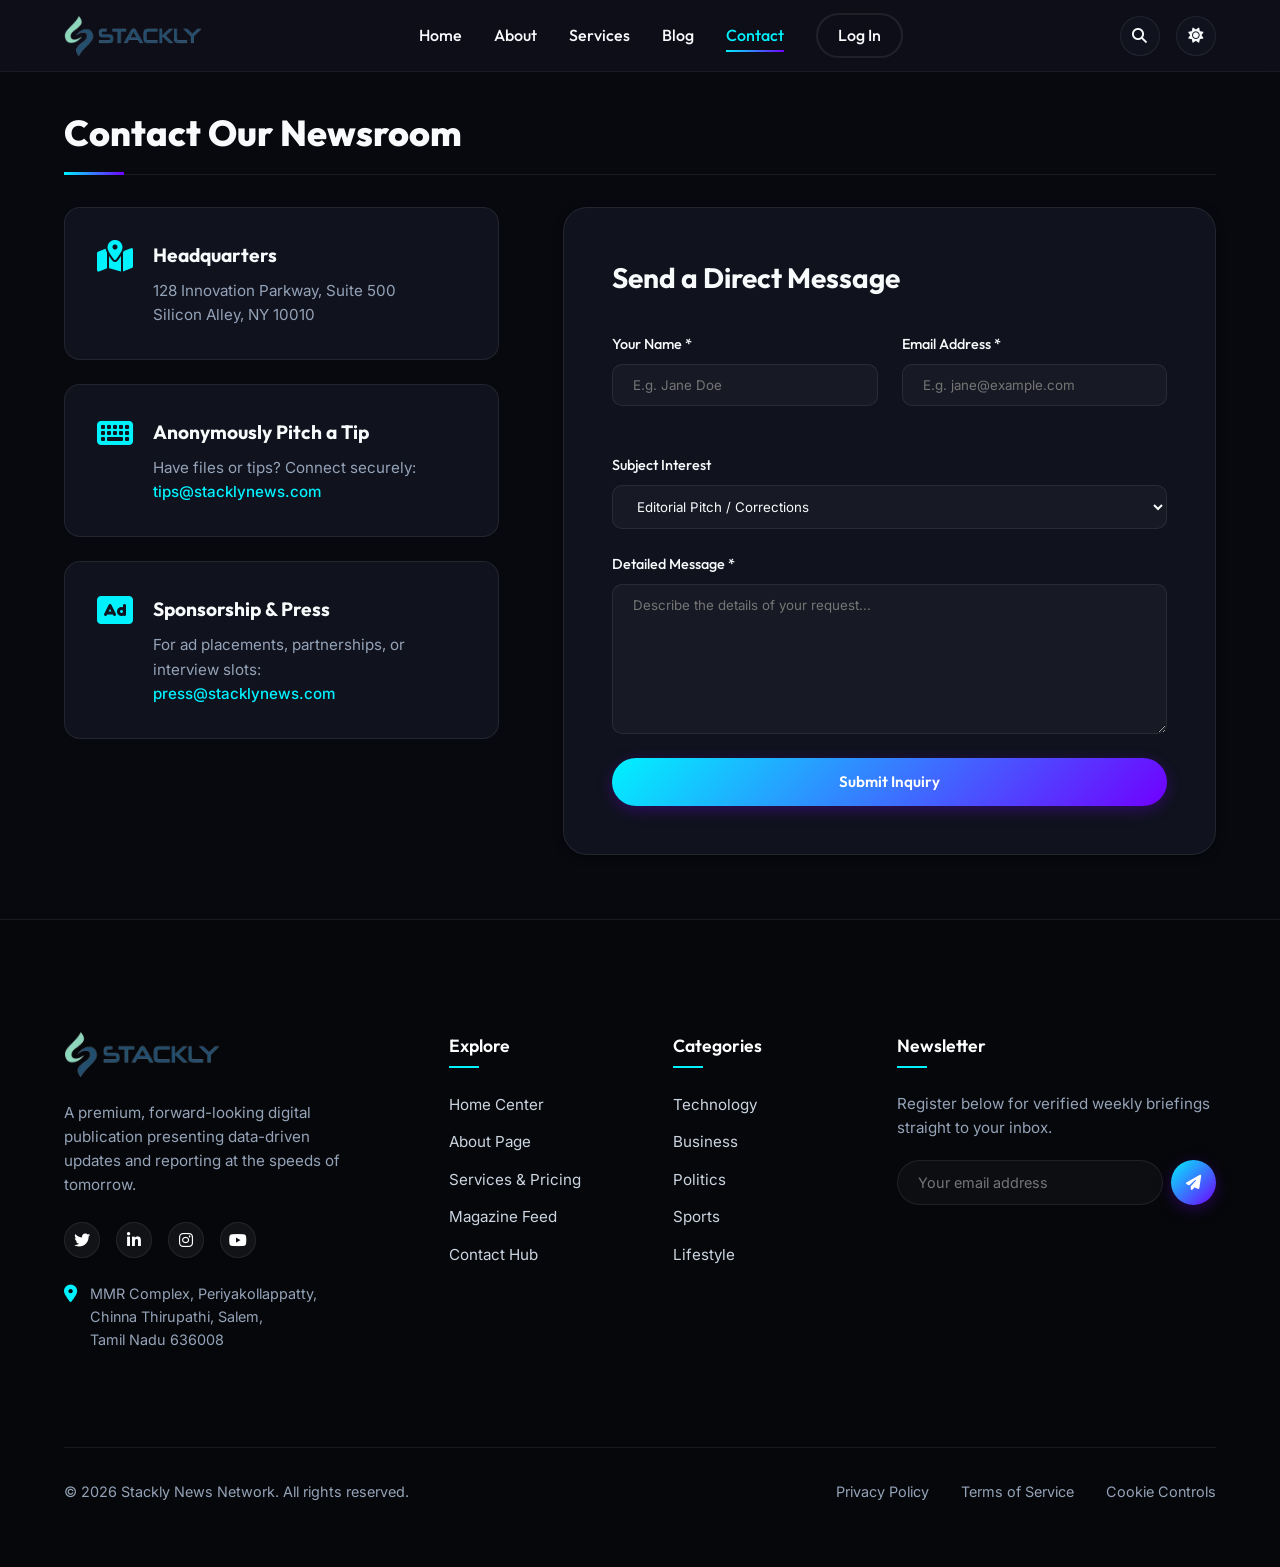
<file: contact.html>
<!DOCTYPE html>
<html lang="en">
<head>
    <meta charset="UTF-8">
    <meta name="viewport" content="width=device-width, initial-scale=1.0">
    <title>Contact Us — Stackly News</title>
    <meta name="description" content="Get in touch with the Stackly News editorial newsroom, pitch investigative stories, or contact our commercial ad team.">
    <!-- Stylesheets -->
    <link rel="stylesheet" href="css/style.css">
    <!-- FontAwesome Icons -->
    <link rel="stylesheet" href="https://cdnjs.cloudflare.com/ajax/libs/font-awesome/6.4.0/css/all.min.css">
    <!-- Favicon -->
    <link rel="icon" href="images/logo.webp" type="image/webp">
</head>
<body>

    <!-- SEARCH OVERLAY -->
    <div class="search-overlay" id="search-overlay">
        <button class="search-close" id="close-search">&times;</button>
        <div class="search-container">
            <div class="search-input-wrapper">
                <input type="text" placeholder="Search stories, topics, reporters...">
                <button type="submit"><i class="fas fa-search"></i></button>
            </div>
            <p style="color: var(--text-muted); font-size: 0.9rem;">Press ESC to exit search menu</p>
        </div>
    </div>

    <!-- HEADER -->
    <header>
        <div class="container header-container">
            <!-- Branding -->
            <a href="index.html" class="logo">
                <img src="images/logo.webp" alt="Stackly Logo">
            </a>

            <!-- Navigation Links -->
            <nav id="nav-menu">
                <div class="nav-links">
                    <a href="index.html">Home</a>
                    <a href="about.html">About</a>
                    <a href="service.html">Services</a>
                    <a href="blog.html">Blog</a>
                    <a href="contact.html" class="active">Contact</a>
                    <a href="login.html" class="btn btn-outline" style="padding: 0.5rem 1.25rem;">Log In</a>
                </div>
            </nav>

            <!-- Actions Controls -->
            <div class="header-actions">
                <button class="btn btn-icon" id="open-search" aria-label="Open Search"><i class="fas fa-search"></i></button>
                <button class="btn btn-icon" id="theme-toggle" aria-label="Toggle Theme"><i class="fas fa-sun"></i></button>
                <div class="menu-toggle" id="mobile-menu">
                    <span></span>
                    <span></span>
                    <span></span>
                </div>
            </div>
        </div>
    </header>

    <!-- CONTACT CONTAINER -->
    <main class="container">
        <!-- Section title -->
        <div class="section-header">
            <h1 class="section-title" style="font-family: var(--font-heading); font-size: 2.25rem; font-weight: 800;">Contact Our Newsroom</h1>
        </div>

        <div class="contact-grid">
            <!-- Left Info cards -->
            <div class="contact-info-cards">
                <!-- Info 1 -->
                <div class="contact-info-card">
                    <i class="fas fa-map-marked-alt"></i>
                    <div>
                        <h3>Headquarters</h3>
                        <p>128 Innovation Parkway, Suite 500<br>Silicon Alley, NY 10010</p>
                    </div>
                </div>

                <!-- Info 2 -->
                <div class="contact-info-card">
                    <i class="fas fa-keyboard"></i>
                    <div>
                        <h3>Anonymously Pitch a Tip</h3>
                        <p>Have files or tips? Connect securely:<br><a href="mailto:tips@stacklynews.com" style="color: var(--primary); font-weight: 500;">tips@stacklynews.com</a></p>
                    </div>
                </div>

                <!-- Info 3 -->
                <div class="contact-info-card">
                    <i class="fas fa-ad"></i>
                    <div>
                        <h3>Sponsorship & Press</h3>
                        <p>For ad placements, partnerships, or interview slots:<br><a href="mailto:press@stacklynews.com" style="color: var(--primary); font-weight: 500;">press@stacklynews.com</a></p>
                    </div>
                </div>
            </div>

            <!-- Right Contact Form -->
            <div class="contact-form-container">
                <h2 class="form-title">Send a Direct Message</h2>
                <form id="contact-form">
                    <div class="form-group-row">
                        <div class="form-group">
                            <label for="form-name">Your Name *</label>
                            <input type="text" id="form-name" class="form-control" placeholder="E.g. Jane Doe" required>
                        </div>
                        <div class="form-group">
                            <label for="form-email">Email Address *</label>
                            <input type="email" id="form-email" class="form-control" placeholder="E.g. jane@example.com" required>
                        </div>
                    </div>

                    <div class="form-group">
                        <label for="form-subject">Subject Interest</label>
                        <select id="form-subject" class="form-control">
                            <option value="editorial">Editorial Pitch / Corrections</option>
                            <option value="business">Commercial Advertising Slot</option>
                            <option value="premium">Premium Subscriptions Inquiry</option>
                            <option value="other">General Feedback</option>
                        </select>
                    </div>

                    <div class="form-group">
                        <label for="form-message">Detailed Message *</label>
                        <textarea id="form-message" class="form-control" placeholder="Describe the details of your request..." required></textarea>
                    </div>

                    <button type="submit" class="btn btn-primary" style="width: 100%; padding: 0.9rem;">Submit Inquiry</button>
                </form>
            </div>
        </div>
    </main>

    <!-- FOOTER -->
    <footer>
        <div class="container footer-grid">
            <!-- Col 1 -->
            <div>
                <a href="index.html" class="footer-logo">
                    <img src="images/logo.webp" alt="Stackly Logo">
                </a>
                <p class="footer-desc">A premium, forward-looking digital publication presenting data-driven updates and reporting at the speeds of tomorrow.</p>
                <div class="footer-socials">
                    <a href="404.html" aria-label="Twitter"><i class="fab fa-twitter"></i></a>
                    <a href="404.html" aria-label="LinkedIn"><i class="fab fa-linkedin-in"></i></a>
                    <a href="404.html" aria-label="Instagram"><i class="fab fa-instagram"></i></a>
                    <a href="404.html" aria-label="YouTube"><i class="fab fa-youtube"></i></a>
                </div>
                <div class="footer-location" style="margin-top: 1.5rem; display: flex; align-items: flex-start; gap: 0.8rem; color: var(--text-muted); font-size: 0.9rem;">
                    <i class="fas fa-map-marker-alt" style="color: var(--primary); margin-top: 0.2rem; font-size: 1.1rem;"></i>
                    <p style="margin: 0; line-height: 1.6;">MMR Complex, Periyakollappatty,<br>Chinna Thirupathi, Salem,<br>Tamil Nadu 636008</p>
                </div>
            </div>

            <!-- Col 2 -->
            <div class="footer-col">
                <h4>Explore</h4>
                <ul>
                    <li><a href="index.html">Home Center</a></li>
                    <li><a href="about.html">About Page</a></li>
                    <li><a href="service.html">Services & Pricing</a></li>
                    <li><a href="blog.html">Magazine Feed</a></li>
                    <li><a href="contact.html">Contact Hub</a></li>
                </ul>
            </div>

            <!-- Col 3 -->
            <div class="footer-col">
                <h4>Categories</h4>
                <ul>
                    <li><a href="blog.html?cat=technology">Technology</a></li>
                    <li><a href="blog.html?cat=business">Business</a></li>
                    <li><a href="blog.html?cat=politics">Politics</a></li>
                    <li><a href="blog.html?cat=sports">Sports</a></li>
                    <li><a href="blog.html?cat=lifestyle">Lifestyle</a></li>
                </ul>
            </div>

            <!-- Col 4 -->
            <div class="footer-col footer-newsletter">
                <h4>Newsletter</h4>
                <p>Register below for verified weekly briefings straight to your inbox.</p>
                <form class="newsletter-form">
                    <input type="email" placeholder="Your email address" required>
                    <button type="submit" class="btn btn-primary" style="padding: 0.75rem; border-radius: 50%; width: 45px; height: 45px; flex-shrink: 0;"><i class="fas fa-paper-plane"></i></button>
                </form>
            </div>
        </div>

        <div class="container footer-bottom">
            <p class="copyright">&copy; 2026 Stackly News Network. All rights reserved.</p>
            <div class="footer-bottom-links">
                <a href="404.html">Privacy Policy</a>
                <a href="404.html">Terms of Service</a>
                <a href="404.html">Cookie Controls</a>
            </div>
        </div>
    </footer>

    <!-- Scripts -->
    <script src="js/script.js"></script>
</body>
</html>
</file>
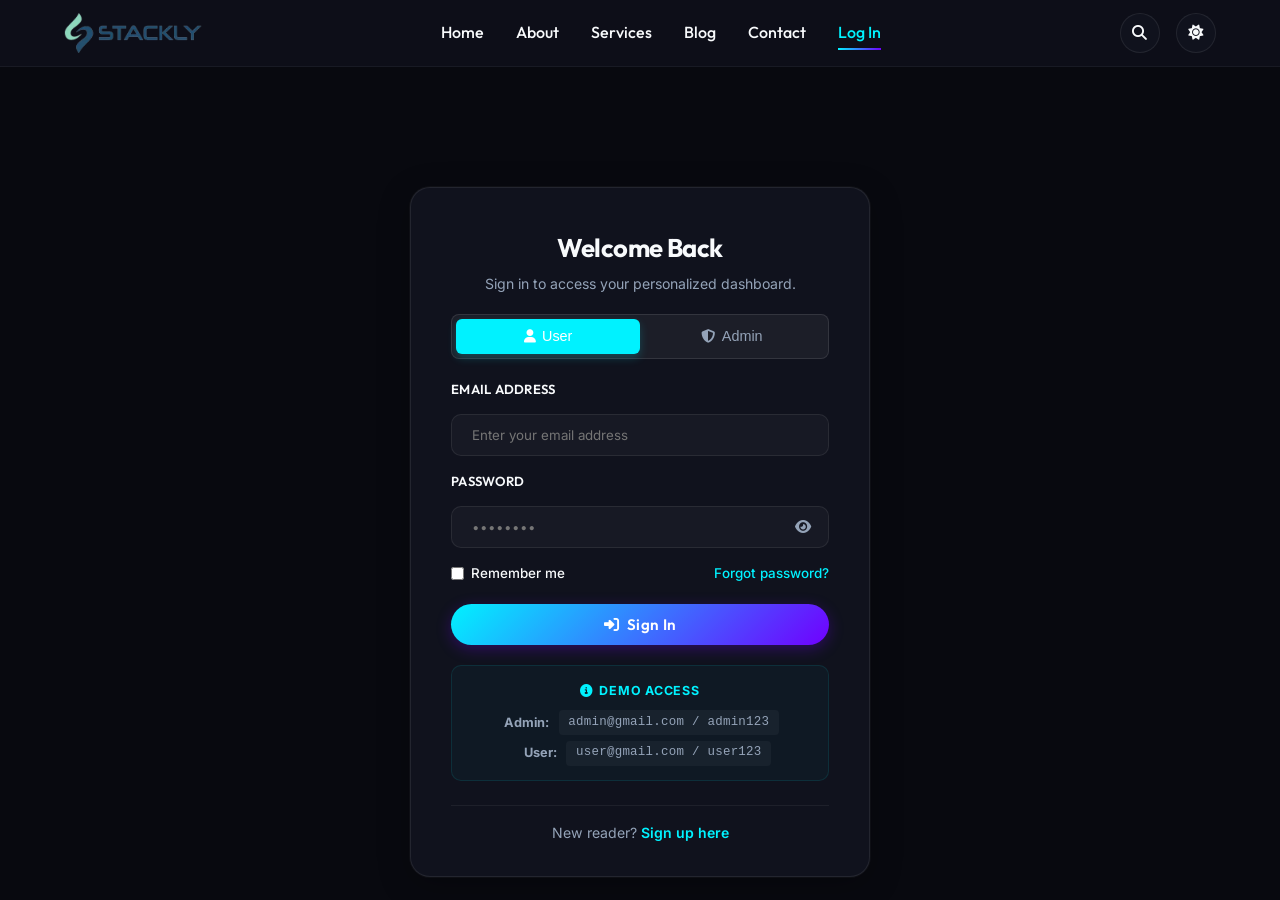
<file: login.html>
<!DOCTYPE html>
<html lang="en">

<head>
    <meta charset="UTF-8">
    <meta name="viewport" content="width=device-width, initial-scale=1.0">
    <title>Log In — Stackly News</title>
    <meta name="description"
        content="Access your premium subscriber profile, manage newsletter frequencies, or configure saved articles on Stackly News.">
    <!-- Stylesheets -->
    <link rel="stylesheet" href="css/style.css">
    <!-- FontAwesome Icons -->
    <link rel="stylesheet" href="https://cdnjs.cloudflare.com/ajax/libs/font-awesome/6.4.0/css/all.min.css">
    <!-- Favicon -->
    <link rel="icon" href="images/logo.webp" type="image/webp">
</head>

<body>

    <!-- SEARCH OVERLAY -->
    <div class="search-overlay" id="search-overlay">
        <button class="search-close" id="close-search">&times;</button>
        <div class="search-container">
            <div class="search-input-wrapper">
                <input type="text" placeholder="Search stories, topics, reporters...">
                <button type="submit"><i class="fas fa-search"></i></button>
            </div>
            <p style="color: var(--text-muted); font-size: 0.9rem;">Press ESC to exit search menu</p>
        </div>
    </div>

    <!-- HEADER -->
    <header>
        <div class="container header-container">
            <!-- Branding -->
            <a href="index.html" class="logo">
                <img src="images/logo.webp" alt="Stackly Logo">
            </a>

            <!-- Navigation Links -->
            <nav id="nav-menu">
                <div class="nav-links">
                    <a href="index.html">Home</a>
                    <a href="about.html">About</a>
                    <a href="service.html">Services</a>
                    <a href="blog.html">Blog</a>
                    <a href="contact.html">Contact</a>
                    <a href="login.html" class="active">Log In</a>
                </div>
            </nav>

            <!-- Actions Controls -->
            <div class="header-actions">
                <button class="btn btn-icon" id="open-search" aria-label="Open Search"><i
                        class="fas fa-search"></i></button>
                <button class="btn btn-icon" id="theme-toggle" aria-label="Toggle Theme"><i
                        class="fas fa-sun"></i></button>
                <div class="menu-toggle" id="mobile-menu">
                    <span></span>
                    <span></span>
                    <span></span>
                </div>
            </div>
        </div>
    </header>

    <!-- AUTH WRAPPER -->
    <main class="container auth-wrapper">
        <div class="auth-container" id="auth-container">
            <div class="auth-card">

                <!-- Side 1: Log In (Front) -->
                <div class="auth-side auth-side-front">
                    <div class="auth-header">
                        <h2>Welcome Back</h2>
                        <p>Sign in to access your personalized dashboard.</p>
                    </div>

                    <!-- Role Selection Toggle -->
                    <div class="role-toggle-wrap">
                        <button class="role-toggle-btn active" data-role="user" aria-label="Select User Role">
                            <i class="fas fa-user"></i> User
                        </button>
                        <button class="role-toggle-btn" data-role="admin" aria-label="Select Admin Role">
                            <i class="fas fa-shield-halved"></i> Admin
                        </button>
                    </div>

                    <form id="login-form">
                        <div class="form-group">
                            <label for="login-email">Email Address</label>
                            <input type="email" id="login-email" class="form-control"
                                placeholder="Enter your email address" required>
                        </div>
                        <div class="form-group" style="position: relative;">
                            <label for="login-pass">Password</label>
                            <input type="password" id="login-pass" class="form-control" placeholder="••••••••" required>
                            <button type="button" class="pass-toggle-btn" id="toggle-pass-visibility">
                                <i class="fas fa-eye"></i>
                            </button>
                        </div>

                        <!-- Login Error Banner -->
                        <div id="login-error"
                            style="display: none; color: #ef4444; background: rgba(239, 68, 68, 0.08); border: 1px solid rgba(239, 68, 68, 0.15); padding: 0.65rem 0.9rem; border-radius: 8px; font-size: 0.84rem; margin-bottom: 0.9rem; display: none; align-items: center; gap: 0.5rem;">
                            <i class="fas fa-exclamation-circle"></i> Invalid credentials. Please try again.
                        </div>

                        <div class="auth-remember-row">
                            <label>
                                <input type="checkbox" style="accent-color: var(--primary);"> Remember me
                            </label>
                            <a href="404.html">Forgot password?</a>
                        </div>

                        <button type="submit" id="login-submit-btn" class="btn btn-primary"
                            style="width: 100%; padding: 0.7rem;"><i class="fas fa-sign-in-alt"></i> Sign
                            In</button>

                        <!-- Demo Credentials -->
                        <div class="demo-credentials">
                            <div class="demo-title">
                                <i class="fas fa-info-circle"></i> Demo Access
                            </div>
                            <ul class="demo-list">
                                <li>
                                    <span class="demo-role">Admin:</span>
                                    <span class="demo-creds">admin@gmail.com / admin123</span>
                                </li>
                                <li>
                                    <span class="demo-role">User:</span>
                                    <span class="demo-creds">user@gmail.com / user123</span>
                                </li>
                            </ul>
                        </div>
                    </form>

                    <div class="auth-footer">
                        New reader? <a href="#" id="toggle-to-register">Sign up here</a>
                    </div>
                </div>

                <!-- Side 2: Sign Up (Back) -->
                <div class="auth-side auth-side-back">
                    <div class="auth-header">
                        <h2>Create Account</h2>
                        <p>Join Stackly News and unlock premium content.</p>
                    </div>

                    <!-- Role Selection Toggle -->
                    <div class="role-toggle-wrap">
                        <button class="role-toggle-btn active" data-role="user" aria-label="Select User Role">
                            <i class="fas fa-user"></i> User
                        </button>
                        <button class="role-toggle-btn" data-role="admin" aria-label="Select Admin Role">
                            <i class="fas fa-shield-halved"></i> Admin
                        </button>
                    </div>

                    <form id="signup-form"
                        onsubmit="event.preventDefault(); alert('Account created successfully!'); window.location.href='login.html';">
                        <div class="form-group">
                            <label for="reg-name">Full Name</label>
                            <input type="text" id="reg-name" class="form-control" placeholder="E.g. John Miller"
                                required>
                        </div>
                        <div class="form-group">
                            <label for="reg-email">Email Address</label>
                            <input type="email" id="reg-email" class="form-control" placeholder="E.g. john@example.com"
                                required>
                        </div>
                        <div class="form-group">
                            <label for="reg-pass">Create Password</label>
                            <input type="password" id="reg-pass" class="form-control" placeholder="••••••••" required>
                        </div>

                        <div style="font-size: 0.82rem; margin-bottom: 1.15rem;">
                            <label
                                style="display: flex; align-items: flex-start; gap: 0.45rem; cursor: pointer; line-height: 1.35;">
                                <input type="checkbox" style="accent-color: var(--primary); margin-top: 2px;" required>
                                <span>I agree to the <a href="404.html"
                                        style="color: var(--primary); font-weight: 500;">Privacy
                                        Policy</a> and <a href="404.html"
                                        style="color: var(--primary); font-weight: 500;">Terms of
                                        Service</a></span>
                            </label>
                        </div>

                        <button type="submit" class="btn btn-primary" style="width: 100%; padding: 0.7rem;">
                            <i class="fas fa-user-plus"></i> Create Account
                        </button>
                    </form>

                    <div class="auth-footer">
                        Already registered? <a href="#" id="toggle-to-login">Log in here</a>
                    </div>
                </div>

            </div>
        </div>
    </main>


    <!-- Scripts -->
    <script src="js/script.js"></script>
</body>

</html>
</file>
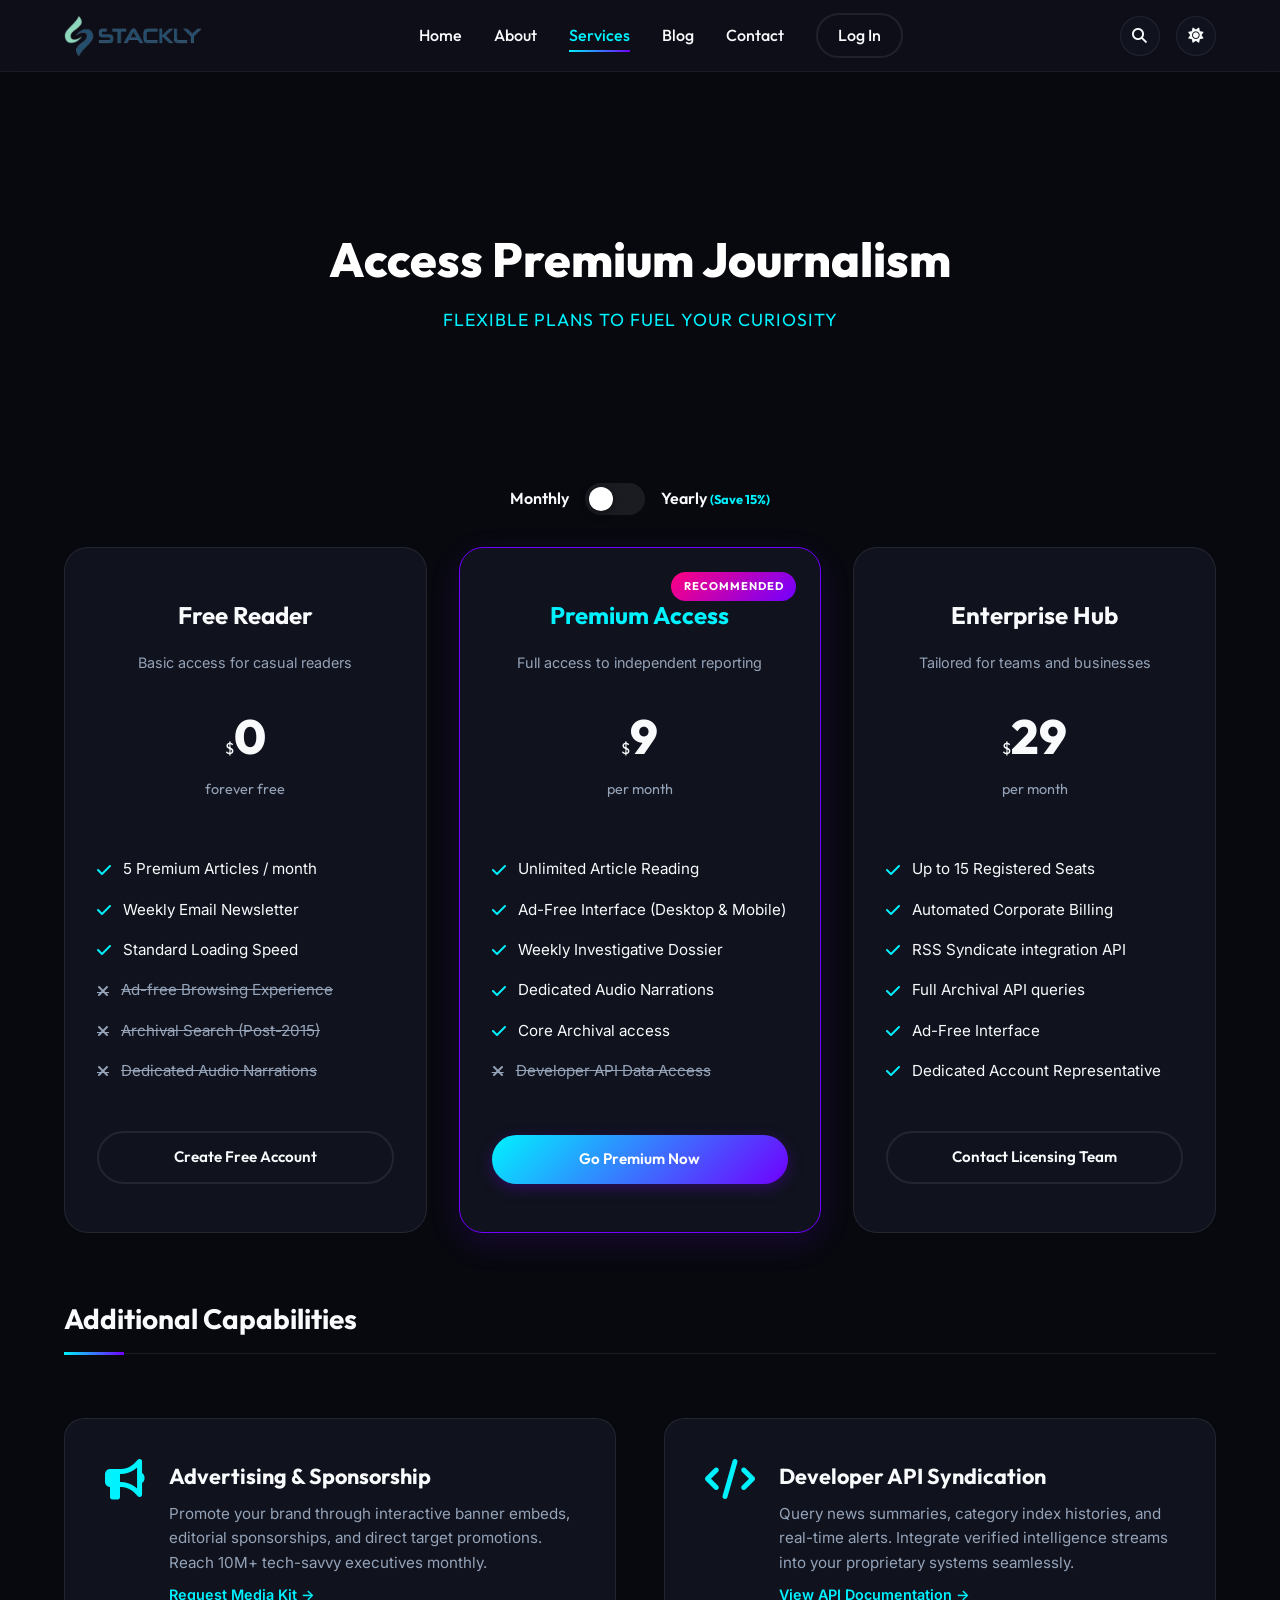
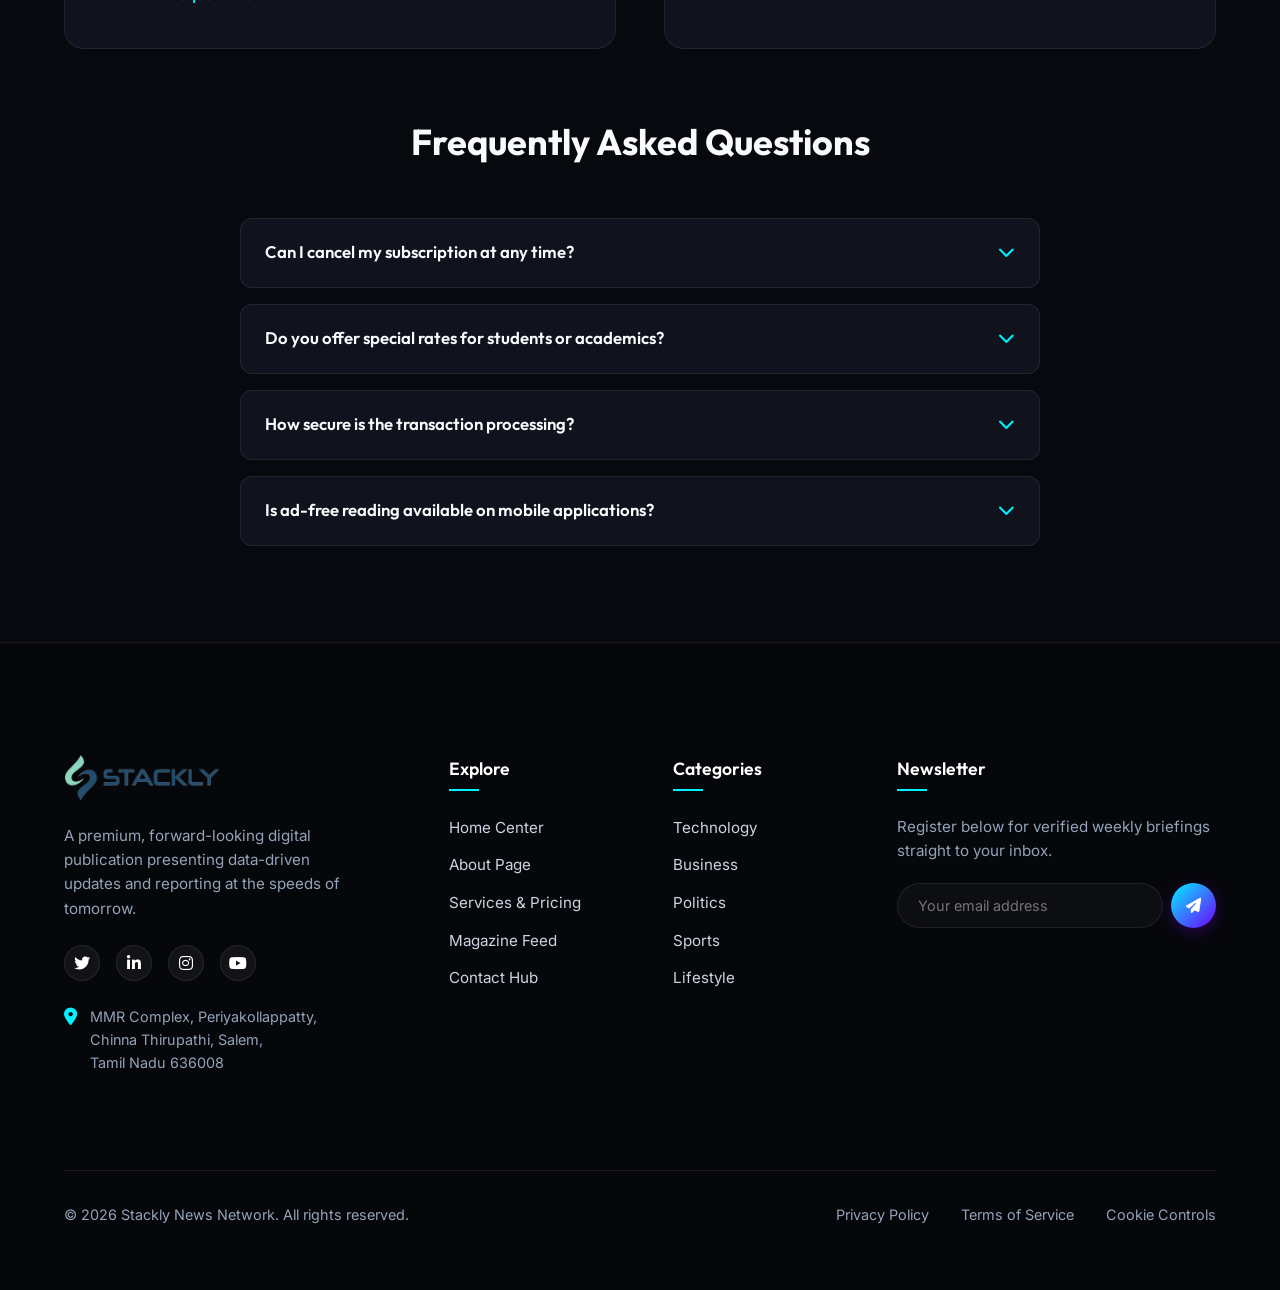
<file: service.html>
<!DOCTYPE html>
<html lang="en">
<head>
    <meta charset="UTF-8">
    <meta name="viewport" content="width=device-width, initial-scale=1.0">
    <title>Pricing & Subscriptions — Stackly News</title>
    <meta name="description" content="Unlock unrestricted access to premium journalism. Choose from our standard, premium, and institutional reading packages.">
    <!-- Stylesheets -->
    <link rel="stylesheet" href="css/style.css">
    <!-- FontAwesome Icons -->
    <link rel="stylesheet" href="https://cdnjs.cloudflare.com/ajax/libs/font-awesome/6.4.0/css/all.min.css">
    <!-- Favicon -->
    <link rel="icon" href="images/logo.webp" type="image/webp">
</head>
<body>

    <!-- SEARCH OVERLAY -->
    <div class="search-overlay" id="search-overlay">
        <button class="search-close" id="close-search">&times;</button>
        <div class="search-container">
            <div class="search-input-wrapper">
                <input type="text" placeholder="Search stories, topics, reporters...">
                <button type="submit"><i class="fas fa-search"></i></button>
            </div>
            <p style="color: var(--text-muted); font-size: 0.9rem;">Press ESC to exit search menu</p>
        </div>
    </div>

    <!-- HEADER -->
    <header>
        <div class="container header-container">
            <!-- Branding -->
            <a href="index.html" class="logo">
                <img src="images/logo.webp" alt="Stackly Logo">
            </a>

            <!-- Navigation Links -->
            <nav id="nav-menu">
                <div class="nav-links">
                    <a href="index.html">Home</a>
                    <a href="about.html">About</a>
                    <a href="service.html" class="active">Services</a>
                    <a href="blog.html">Blog</a>
                    <a href="contact.html">Contact</a>
                    <a href="login.html" class="btn btn-outline" style="padding: 0.5rem 1.25rem;">Log In</a>
                </div>
            </nav>

            <!-- Actions Controls -->
            <div class="header-actions">
                <button class="btn btn-icon" id="open-search" aria-label="Open Search"><i class="fas fa-search"></i></button>
                <button class="btn btn-icon" id="theme-toggle" aria-label="Toggle Theme"><i class="fas fa-sun"></i></button>
                <div class="menu-toggle" id="mobile-menu">
                    <span></span>
                    <span></span>
                    <span></span>
                </div>
            </div>
        </div>
    </header>

    <!-- PRICING HERO -->
    <main class="container">
        <section class="service-hero" style="background-image: linear-gradient(rgba(8, 9, 15, 0.7), rgba(8, 9, 15, 0.95)), url('https://images.unsplash.com/photo-1451187580459-43490279c0fa?auto=format&fit=crop&q=80&w=1200');">
            <div style="text-align: center; color: white; padding: 2rem;">
                <h1 style="font-family: var(--font-heading); font-size: 3rem; font-weight: 800; margin-bottom: 0.5rem;">Access Premium Journalism</h1>
                <p style="color: var(--primary); font-family: var(--font-heading); font-size: 1.1rem; letter-spacing: 1px; text-transform: uppercase;">Flexible Plans to Fuel Your Curiosity</p>
            </div>
        </section>

        <!-- MONTHLY / YEARLY TOGGLE -->
        <div class="pricing-toggle-container">
            <span class="toggle-label">Monthly</span>
            <label class="toggle-switch">
                <input type="checkbox" id="billing-toggle">
                <span class="toggle-slider"></span>
            </label>
            <span class="toggle-label">Yearly <span style="color: var(--primary); font-size: 0.8rem; font-weight: 700;">(Save 15%)</span></span>
        </div>

        <!-- PRICING CARDS -->
        <section class="pricing-grid">
            <!-- Free -->
            <div class="pricing-card">
                <div class="tier-name">Free Reader</div>
                <p style="color: var(--text-muted); font-size: 0.9rem;">Basic access for casual readers</p>
                <div class="tier-price">
                    $<span>0</span>
                    <p>forever free</p>
                </div>
                <ul class="pricing-features">
                    <li><i class="fas fa-check"></i> 5 Premium Articles / month</li>
                    <li><i class="fas fa-check"></i> Weekly Email Newsletter</li>
                    <li><i class="fas fa-check"></i> Standard Loading Speed</li>
                    <li class="disabled"><i class="fas fa-times"></i> Ad-free Browsing Experience</li>
                    <li class="disabled"><i class="fas fa-times"></i> Archival Search (Post-2015)</li>
                    <li class="disabled"><i class="fas fa-times"></i> Dedicated Audio Narrations</li>
                </ul>
                <a href="login.html" class="btn btn-outline">Create Free Account</a>
            </div>

            <!-- Premium -->
            <div class="pricing-card premium-tier">
                <div class="pricing-badge">Recommended</div>
                <div class="tier-name" style="color: var(--primary);">Premium Access</div>
                <p style="color: var(--text-muted); font-size: 0.9rem;">Full access to independent reporting</p>
                <div class="tier-price">
                    $<span id="premium-price">9</span>
                    <p>per month</p>
                </div>
                <ul class="pricing-features">
                    <li><i class="fas fa-check"></i> Unlimited Article Reading</li>
                    <li><i class="fas fa-check"></i> Ad-Free Interface (Desktop & Mobile)</li>
                    <li><i class="fas fa-check"></i> Weekly Investigative Dossier</li>
                    <li><i class="fas fa-check"></i> Dedicated Audio Narrations</li>
                    <li><i class="fas fa-check"></i> Core Archival access</li>
                    <li class="disabled"><i class="fas fa-times"></i> Developer API Data Access</li>
                </ul>
                <a href="login.html" class="btn btn-primary">Go Premium Now</a>
            </div>

            <!-- Institutional/Enterprise -->
            <div class="pricing-card">
                <div class="tier-name">Enterprise Hub</div>
                <p style="color: var(--text-muted); font-size: 0.9rem;">Tailored for teams and businesses</p>
                <div class="tier-price">
                    $<span id="enterprise-price">29</span>
                    <p>per month</p>
                </div>
                <ul class="pricing-features">
                    <li><i class="fas fa-check"></i> Up to 15 Registered Seats</li>
                    <li><i class="fas fa-check"></i> Automated Corporate Billing</li>
                    <li><i class="fas fa-check"></i> RSS Syndicate integration API</li>
                    <li><i class="fas fa-check"></i> Full Archival API queries</li>
                    <li><i class="fas fa-check"></i> Ad-Free Interface</li>
                    <li><i class="fas fa-check"></i> Dedicated Account Representative</li>
                </ul>
                <a href="contact.html" class="btn btn-outline">Contact Licensing Team</a>
            </div>
        </section>

        <!-- EXTRA B2B SERVICES -->
        <section>
            <div class="section-header">
                <h2 class="section-title">Additional Capabilities</h2>
            </div>
            <div class="services-extra-grid">
                <!-- Feature 1 -->
                <div class="service-feature-box">
                    <i class="fas fa-bullhorn"></i>
                    <div>
                        <h3>Advertising & Sponsorship</h3>
                        <p>Promote your brand through interactive banner embeds, editorial sponsorships, and direct target promotions. Reach 10M+ tech-savvy executives monthly.</p>
                        <a href="contact.html" style="color: var(--primary); font-size: 0.9rem; font-weight: 600; margin-top: 0.5rem; display: inline-block;">Request Media Kit &rarr;</a>
                    </div>
                </div>

                <!-- Feature 2 -->
                <div class="service-feature-box">
                    <i class="fas fa-code"></i>
                    <div>
                        <h3>Developer API Syndication</h3>
                        <p>Query news summaries, category index histories, and real-time alerts. Integrate verified intelligence streams into your proprietary systems seamlessly.</p>
                        <a href="404.html" style="color: var(--primary); font-size: 0.9rem; font-weight: 600; margin-top: 0.5rem; display: inline-block;">View API Documentation &rarr;</a>
                    </div>
                </div>
            </div>
        </section>

        <!-- FAQ ACCORDION -->
        <section class="faq-section">
            <h2 class="faq-title">Frequently Asked Questions</h2>
            
            <div class="accordion-item">
                <div class="accordion-header">
                    <span>Can I cancel my subscription at any time?</span>
                    <i class="fas fa-chevron-down"></i>
                </div>
                <div class="accordion-body">
                    <p>Absolutely. You can cancel your subscription from your reader profile at any time with a single click. There are no cancellation fees, and your premium access will continue until the end of your billing cycle.</p>
                </div>
            </div>

            <div class="accordion-item">
                <div class="accordion-header">
                    <span>Do you offer special rates for students or academics?</span>
                    <i class="fas fa-chevron-down"></i>
                </div>
                <div class="accordion-body">
                    <p>Yes! We offer a 50% discount on the premium subscription for students, university faculty, and researchers. Please send a request via our Contact Hub using a valid institutional email (.edu, .ac.uk, etc.).</p>
                </div>
            </div>

            <div class="accordion-item">
                <div class="accordion-header">
                    <span>How secure is the transaction processing?</span>
                    <i class="fas fa-chevron-down"></i>
                </div>
                <div class="accordion-body">
                    <p>Extremely secure. All payment data is processed using fully tokenized SSL systems, keeping bank details safely isolated from our storage. We support credit cards, PayPal, and Apple Pay.</p>
                </div>
            </div>

            <div class="accordion-item">
                <div class="accordion-header">
                    <span>Is ad-free reading available on mobile applications?</span>
                    <i class="fas fa-chevron-down"></i>
                </div>
                <div class="accordion-body">
                    <p>Yes. Once you upgrade your account to Premium, logging in on any device (phone browser, mobile app, desktop, tablet) will automatically remove all banner ads, trackers, and sponsored scripts.</p>
                </div>
            </div>
        </section>
    </main>

    <!-- FOOTER -->
    <footer>
        <div class="container footer-grid">
            <!-- Col 1 -->
            <div>
                <a href="index.html" class="footer-logo">
                    <img src="images/logo.webp" alt="Stackly Logo">
                </a>
                <p class="footer-desc">A premium, forward-looking digital publication presenting data-driven updates and reporting at the speeds of tomorrow.</p>
                <div class="footer-socials">
                    <a href="404.html" aria-label="Twitter"><i class="fab fa-twitter"></i></a>
                    <a href="404.html" aria-label="LinkedIn"><i class="fab fa-linkedin-in"></i></a>
                    <a href="404.html" aria-label="Instagram"><i class="fab fa-instagram"></i></a>
                    <a href="404.html" aria-label="YouTube"><i class="fab fa-youtube"></i></a>
                </div>
                <div class="footer-location" style="margin-top: 1.5rem; display: flex; align-items: flex-start; gap: 0.8rem; color: var(--text-muted); font-size: 0.9rem;">
                    <i class="fas fa-map-marker-alt" style="color: var(--primary); margin-top: 0.2rem; font-size: 1.1rem;"></i>
                    <p style="margin: 0; line-height: 1.6;">MMR Complex, Periyakollappatty,<br>Chinna Thirupathi, Salem,<br>Tamil Nadu 636008</p>
                </div>
            </div>

            <!-- Col 2 -->
            <div class="footer-col">
                <h4>Explore</h4>
                <ul>
                    <li><a href="index.html">Home Center</a></li>
                    <li><a href="about.html">About Page</a></li>
                    <li><a href="service.html">Services & Pricing</a></li>
                    <li><a href="blog.html">Magazine Feed</a></li>
                    <li><a href="contact.html">Contact Hub</a></li>
                </ul>
            </div>

            <!-- Col 3 -->
            <div class="footer-col">
                <h4>Categories</h4>
                <ul>
                    <li><a href="blog.html?cat=technology">Technology</a></li>
                    <li><a href="blog.html?cat=business">Business</a></li>
                    <li><a href="blog.html?cat=politics">Politics</a></li>
                    <li><a href="blog.html?cat=sports">Sports</a></li>
                    <li><a href="blog.html?cat=lifestyle">Lifestyle</a></li>
                </ul>
            </div>

            <!-- Col 4 -->
            <div class="footer-col footer-newsletter">
                <h4>Newsletter</h4>
                <p>Register below for verified weekly briefings straight to your inbox.</p>
                <form class="newsletter-form">
                    <input type="email" placeholder="Your email address" required>
                    <button type="submit" class="btn btn-primary" style="padding: 0.75rem; border-radius: 50%; width: 45px; height: 45px; flex-shrink: 0;"><i class="fas fa-paper-plane"></i></button>
                </form>
            </div>
        </div>

        <div class="container footer-bottom">
            <p class="copyright">&copy; 2026 Stackly News Network. All rights reserved.</p>
            <div class="footer-bottom-links">
                <a href="404.html">Privacy Policy</a>
                <a href="404.html">Terms of Service</a>
                <a href="404.html">Cookie Controls</a>
            </div>
        </div>
    </footer>

    <!-- Scripts -->
    <script src="js/script.js"></script>
</body>
</html>
</file>
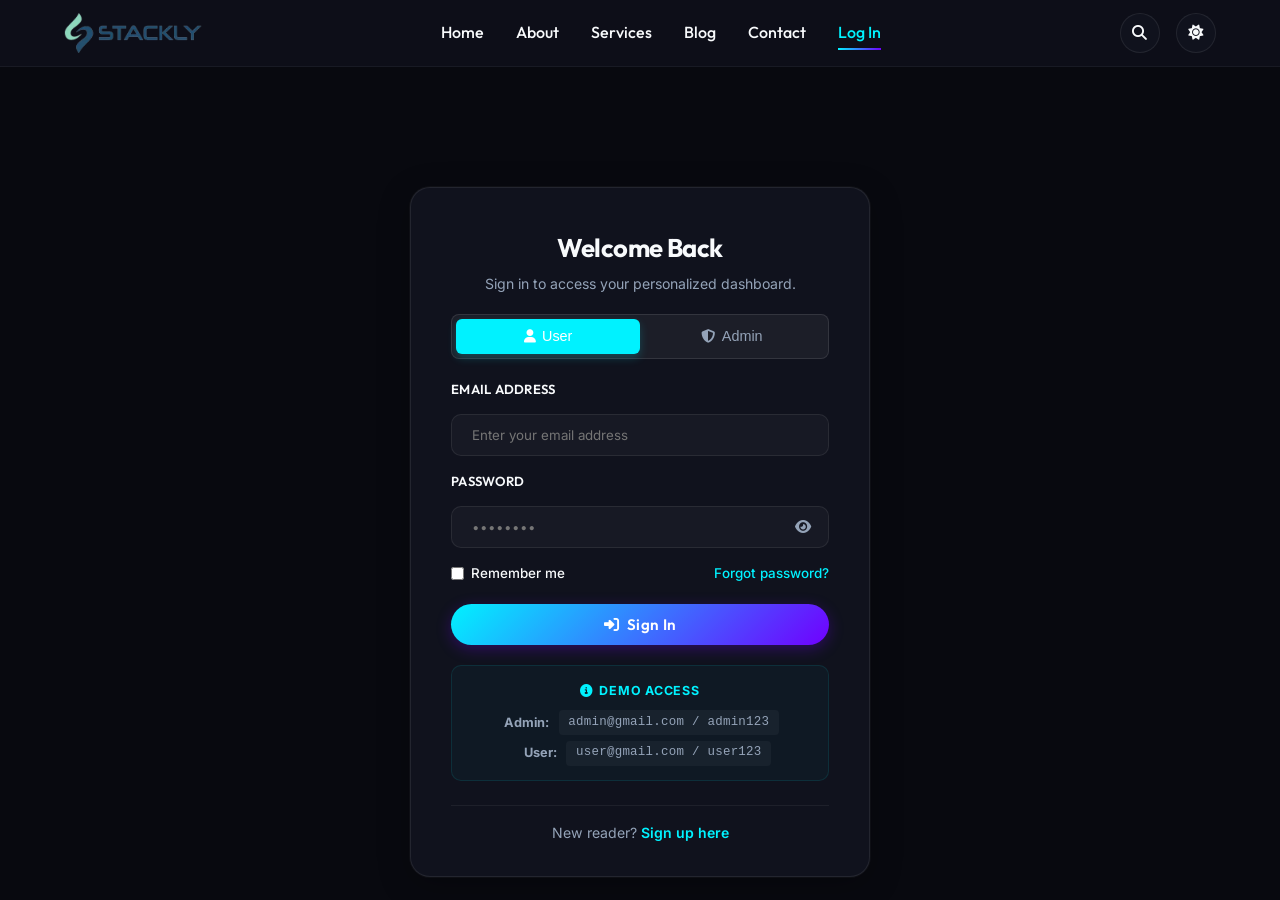
<file: user-dashboard.html>
<!DOCTYPE html>
<html lang="en">

<head>
    <meta charset="UTF-8">
    <meta name="viewport" content="width=device-width, initial-scale=1.0">
    <title>My Dashboard — Stackly News</title>
    <meta name="description"
        content="Manage your reading profile, bookmarks, and subscription settings on Stackly News.">
    <link rel="stylesheet" href="css/style.css">
    <link rel="stylesheet" href="css/dash-styles.css">
    <link rel="stylesheet" href="https://cdnjs.cloudflare.com/ajax/libs/font-awesome/6.4.0/css/all.min.css">
    <link rel="icon" href="images/logo.webp" type="image/webp">
    <link href="https://fonts.googleapis.com/css2?family=Inter:wght@400;500;600;700;800;900&display=swap"
        rel="stylesheet">
    <style>
        body {
            font-family: 'Inter', sans-serif;
        }

        /* ── Reading Progress Ring ── */
        .reading-ring-card {
            display: flex;
            flex-direction: column;
            align-items: center;
            justify-content: center;
            text-align: center;
            gap: 0.6rem;
        }

        .ring-label {
            font-size: 0.78rem;
            color: var(--text-muted);
            font-weight: 600;
        }

        .ring-value {
            font-size: 0.8rem;
            color: var(--primary);
            font-weight: 700;
        }

        /* ── Authors section ── */
        .author-card {
            background: var(--glass-bg);
            border: 1px solid var(--glass-border);
            border-radius: 16px;
            padding: 1.5rem;
            text-align: center;
            transition: all 0.35s cubic-bezier(0.16, 1, 0.3, 1);
            animation: fadeInUp 0.5s ease backwards;
            position: relative;
            overflow: hidden;
        }

        .author-card::before {
            content: '';
            position: absolute;
            top: 0;
            left: 0;
            right: 0;
            height: 3px;
            background: linear-gradient(90deg, var(--primary), #6366f1);
            transform: scaleX(0);
            transform-origin: left;
            transition: transform 0.4s ease;
        }

        .author-card:hover::before {
            transform: scaleX(1);
        }

        .author-card:hover {
            transform: translateY(-8px);
            box-shadow: 0 24px 50px rgba(0, 0, 0, 0.25);
            border-color: rgba(0, 242, 255, 0.15);
        }

        .author-avatar {
            width: 80px;
            height: 80px;
            border-radius: 50%;
            overflow: hidden;
            margin: 0 auto 1rem;
            border: 3px solid rgba(0, 242, 255, 0.2);
            transition: border-color 0.3s, transform 0.3s;
        }

        .author-card:hover .author-avatar {
            border-color: var(--primary);
            transform: scale(1.05);
        }

        .author-avatar img {
            width: 100%;
            height: 100%;
            object-fit: cover;
        }

        .author-specialty {
            font-size: 0.78rem;
            color: var(--text-muted);
            margin-bottom: 0.75rem;
        }

        .author-latest {
            background: rgba(255, 255, 255, 0.03);
            border: 1px solid rgba(255, 255, 255, 0.05);
            border-radius: 10px;
            padding: 0.75rem;
            text-align: left;
            margin-bottom: 1rem;
        }

        .author-latest-label {
            font-size: 0.68rem;
            font-weight: 700;
            color: var(--primary);
            text-transform: uppercase;
            letter-spacing: 0.6px;
        }

        .author-latest p {
            font-size: 0.83rem;
            font-weight: 500;
            margin-top: 0.25rem;
            color: var(--text-light);
            line-height: 1.4;
        }

        body.light-mode .author-latest p {
            color: var(--text-dark);
        }

        /* ── Subscription plan cards ── */
        .plan-cards-grid {
            display: grid;
            grid-template-columns: repeat(auto-fit, minmax(240px, 1fr));
            gap: 1.25rem;
            margin-top: 1.5rem;
        }

        .plan-card {
            border: 1px solid var(--glass-border);
            border-radius: 16px;
            padding: 1.75rem;
            background: var(--glass-bg);
            position: relative;
            overflow: hidden;
            transition: all 0.3s ease;
        }

        .plan-card::before {
            content: '';
            position: absolute;
            top: 0;
            left: 0;
            right: 0;
            height: 4px;
        }

        .plan-card.free::before {
            background: rgba(255, 255, 255, 0.2);
        }

        .plan-card.premium::before {
            background: linear-gradient(90deg, var(--primary), #6366f1);
        }

        .plan-card.pro::before {
            background: linear-gradient(90deg, #f59e0b, #d97706);
        }

        .plan-card.premium {
            border-color: rgba(0, 242, 255, 0.2);
            box-shadow: 0 0 30px rgba(0, 242, 255, 0.06);
        }

        .plan-card:hover {
            transform: translateY(-5px);
            box-shadow: 0 16px 40px rgba(0, 0, 0, 0.2);
        }

        .plan-card-popular {
            position: absolute;
            top: 16px;
            right: 16px;
            background: var(--primary);
            color: #000;
            font-size: 0.65rem;
            font-weight: 800;
            padding: 0.2rem 0.6rem;
            border-radius: 20px;
            text-transform: uppercase;
            letter-spacing: 0.5px;
        }

        .plan-name {
            font-size: 1.15rem;
            font-weight: 800;
            margin-bottom: 0.3rem;
        }

        .plan-price {
            font-size: 2rem;
            font-weight: 900;
            margin: 0.75rem 0;
        }

        .plan-price span {
            font-size: 0.85rem;
            font-weight: 500;
            color: var(--text-muted);
        }

        .plan-features {
            list-style: none;
            display: flex;
            flex-direction: column;
            gap: 0.5rem;
            margin: 1rem 0 1.25rem;
        }

        .plan-features li {
            display: flex;
            align-items: center;
            gap: 0.6rem;
            font-size: 0.83rem;
            color: var(--text-muted);
        }

        .plan-features li i {
            color: #10b981;
            font-size: 0.75rem;
        }

        .plan-features li.disabled {
            opacity: 0.4;
        }

        .plan-features li.disabled i {
            color: var(--text-muted);
        }

        /* ── History timeline ── */
        .history-timeline {
            display: flex;
            flex-direction: column;
            gap: 0;
        }

        .history-group {
            position: relative;
            padding-left: 2.25rem;
        }

        .history-group::before {
            content: '';
            position: absolute;
            left: 11px;
            top: 28px;
            bottom: -2px;
            width: 2px;
            background: rgba(0, 242, 255, 0.1);
        }

        .history-group:last-child::before {
            display: none;
        }

        .history-dot {
            position: absolute;
            left: 0;
            top: 6px;
            width: 24px;
            height: 24px;
            border-radius: 50%;
            background: rgba(0, 242, 255, 0.1);
            border: 2px solid rgba(0, 242, 255, 0.25);
            display: flex;
            align-items: center;
            justify-content: center;
            font-size: 0.6rem;
            color: var(--primary);
        }

        .history-group-date {
            font-size: 0.78rem;
            font-weight: 700;
            color: var(--text-muted);
            text-transform: uppercase;
            letter-spacing: 0.8px;
            margin-bottom: 0.75rem;
        }

        .history-entry {
            background: var(--glass-bg);
            border: 1px solid rgba(255, 255, 255, 0.04);
            border-radius: 12px;
            padding: 0.9rem 1rem;
            margin-bottom: 0.75rem;
            display: flex;
            align-items: center;
            gap: 1rem;
            cursor: pointer;
            transition: all 0.25s ease;
        }

        .history-entry:hover {
            background: rgba(0, 242, 255, 0.04);
            border-color: rgba(0, 242, 255, 0.1);
            transform: translateX(4px);
        }

        body.light-mode .history-entry {
            background: rgba(255, 255, 255, 0.7);
            border-color: rgba(0, 0, 0, 0.05);
        }

        .history-entry-thumb {
            width: 56px;
            height: 42px;
            border-radius: 8px;
            overflow: hidden;
            flex-shrink: 0;
        }

        .history-entry-thumb img {
            width: 100%;
            height: 100%;
            object-fit: cover;
        }

        .history-entry h4 {
            font-size: 0.88rem;
            font-weight: 600;
            margin-bottom: 0.2rem;
        }

        .history-entry p {
            font-size: 0.75rem;
            color: var(--text-muted);
        }

        /* ── Topbar date ── */
        .topbar-date {
            font-size: 0.8rem;
            color: var(--text-muted);
            display: none;
        }

        @media (min-width: 900px) {
            .topbar-date {
                display: block;
            }
        }
    </style>
</head>

<body>

    <!-- DASHBOARD LAYOUT -->
    <div class="dash-layout">

        <!-- SIDEBAR -->
        <aside class="dash-sidebar" id="dash-sidebar">
            <div class="dash-sidebar-header">
                <a href="index.html" class="logo">
                    <img src="images/logo.webp" alt="Stackly Logo">
                </a>
                <span class="dash-role-badge user-badge"><i class="fas fa-user"></i>User</span>
                <button id="dash-sidebar-close" class="btn btn-icon dash-sidebar-close" aria-label="Close Sidebar"><i
                        class="fas fa-times"></i></button>
            </div>

            <nav class="dash-nav">
                <span class="dash-nav-label">Menu</span>
                <a href="#" class="dash-nav-item active" data-section="overview">
                    <i class="fas fa-th-large"></i> <span>Overview</span>
                </a>
                <a href="#" class="dash-nav-item" data-section="bookmarks">
                    <i class="fas fa-bookmark"></i> <span>Bookmarks</span>
                    <span class="nav-badge">24</span>
                </a>
                <a href="#" class="dash-nav-item" data-section="history">
                    <i class="fas fa-history"></i> <span>Reading History</span>
                </a>


                <a href="#" class="dash-nav-item" data-section="authors">
                    <i class="fas fa-pen-nib"></i> <span>Authors</span>
                </a>
                <a href="#" class="dash-nav-item" data-section="subscription">
                    <i class="fas fa-crown"></i> <span>Subscription</span>
                </a>


                <a href="#" class="dash-nav-item" data-section="settings">
                    <i class="fas fa-cog"></i> <span>Settings</span>
                </a>
            </nav>

            <div class="dash-sidebar-footer">
                <div class="dash-user-info">
                    <div class="dash-user-avatar" style="background:linear-gradient(135deg,#10b981,#059669);">
                        <i class="fas fa-user"></i>
                    </div>
                    <div>
                        <h4 id="sidebar-user-name">User</h4>
                        <p>user@gmail.com</p>
                    </div>
                </div>
                <button class="btn btn-outline dash-logout-btn" id="user-logout">
                    <i class="fas fa-sign-out-alt"></i> Sign Out
                </button>
            </div>
        </aside>

        <!-- MAIN CONTENT -->
        <main class="dash-main">
            <!-- Top Bar -->
            <div class="dash-topbar">
                <div class="dash-topbar-left">
                    <button class="btn btn-icon dash-menu-toggle" id="dash-menu-toggle">
                        <i class="fas fa-bars"></i>
                    </button>
                    <a href="index.html" class="topbar-logo">
                        <img src="images/logo.webp" alt="Stackly Logo">
                    </a>
                    <h1 class="dash-page-title">My Dashboard</h1>
                </div>
                <div class="dash-topbar-right">
                    <div class="topbar-search">
                        <i class="fas fa-search"></i>
                        <input type="text" placeholder="Search articles...">
                    </div>
                    <button class="btn btn-icon" id="theme-toggle" aria-label="Toggle Theme">
                        <i class="fas fa-sun"></i>
                    </button>
                    <div class="topbar-avatar" title="My Profile">
                        <i class="fas fa-user"></i>
                    </div>
                    <a href="blog.html" class="btn btn-primary topbar-btn"
                        style="padding:0.42rem 1rem;font-size:0.82rem;display:flex;align-items:center;gap:0.4rem;">
                        <i class="fas fa-book-open"></i> <span class="btn-text">Browse News</span>
                    </a>
                </div>
            </div>

            <!-- ═══════════════════════════════════════════════════════════
                 OVERVIEW SECTION
            ═══════════════════════════════════════════════════════════ -->
            <section class="dash-section active" id="section-overview">

                <!-- Welcome Banner -->
                <div class="user-welcome-banner stagger-in" style="--delay:0.05s">
                    <div class="user-welcome-text">
                        <h2>Welcome back, <span id="user-welcome-name">User</span>! 👋</h2>
                        <p>You're on a <strong style="color:var(--primary);">12-day streak</strong>. Keep the momentum
                            going — new stories are waiting.</p>
                        <div class="user-welcome-stats">
                            <div class="user-welcome-stat">
                                <strong>128</strong><span>Articles Read</span>
                            </div>
                            <div class="user-welcome-stat">
                                <strong>24</strong><span>Bookmarks</span>
                            </div>
                            <div class="user-welcome-stat">
                                <strong>12</strong><span>Day Streak 🔥</span>
                            </div>
                        </div>
                    </div>
                    <div class="user-welcome-cta">
                        <a href="blog.html" class="btn btn-primary" style="padding:0.7rem 1.75rem;">
                            <i class="fas fa-book-open"></i> Explore Articles
                        </a>
                        <a href="#"
                            onclick="document.querySelector('[data-section=subscription]').click();return false;"
                            style="font-size:0.8rem;color:var(--primary);text-decoration:underline;text-underline-offset:3px;">
                            Manage subscription →
                        </a>
                    </div>
                </div>

                <!-- Stats Cards -->
                <div class="dash-stats-grid">
                    <!-- Reading Goal (donut) -->
                    <div class="dash-stat-card stagger-in reading-ring-card"
                        style="--delay:0.1s;flex-direction:column;align-items:center;gap:0.6rem;">
                        <div class="ring-label">Daily Reading Goal</div>
                        <div class="css-donut-chart"
                            style="background:conic-gradient(var(--primary) 80%,rgba(255,255,255,0.07) 0);width:90px;height:90px;">
                            <span class="css-donut-chart-label" style="font-size:1.1rem;">80%</span>
                        </div>
                        <div class="ring-value">40 / 50 mins</div>
                        <span class="dash-stat-change up" style="font-size:0.72rem;"><i class="fas fa-arrow-up"></i> 10
                            mins more than avg</span>
                    </div>

                    <div class="dash-stat-card stagger-in" style="--delay:0.15s">
                        <div class="dash-stat-icon" style="background:linear-gradient(135deg,#00f2ff,#0284c7);">
                            <i class="fas fa-book-reader"></i>
                        </div>
                        <div class="dash-stat-info">
                            <p>Articles Read</p>
                            <h3>128</h3>
                            <span class="dash-stat-change up"><i class="fas fa-arrow-up"></i> 14 this week</span>
                            <div class="dash-stat-sparkline">
                                <span style="height:40%"></span><span style="height:50%"></span><span
                                    style="height:60%"></span><span style="height:55%"></span><span
                                    style="height:70%"></span><span style="height:80%"></span><span class="peak"
                                    style="height:90%"></span>
                            </div>
                        </div>
                    </div>

                    <div class="dash-stat-card stagger-in" style="--delay:0.2s">
                        <div class="dash-stat-icon" style="background:linear-gradient(135deg,#a855f7,#7c3aed);">
                            <i class="fas fa-fire"></i>
                        </div>
                        <div class="dash-stat-info">
                            <p>Reading Streak</p>
                            <h3>12 Days</h3>
                            <span class="dash-stat-change up"><i class="fas fa-arrow-up"></i> Personal best!</span>
                            <div class="dash-stat-sparkline">
                                <span style="height:30%"></span><span style="height:45%"></span><span
                                    style="height:60%"></span><span style="height:70%"></span><span
                                    style="height:80%"></span><span style="height:90%"></span><span class="peak"
                                    style="height:100%"></span>
                            </div>
                        </div>
                    </div>

                    <div class="dash-stat-card stagger-in" style="--delay:0.25s">
                        <div class="dash-stat-icon" style="background:linear-gradient(135deg,#10b981,#059669);">
                            <i class="fas fa-clock"></i>
                        </div>
                        <div class="dash-stat-info">
                            <p>Time Saved</p>
                            <h3>4.5 hrs</h3>
                            <span class="dash-stat-change"
                                style="color:var(--text-muted);background:rgba(255,255,255,0.05);">Via Premium
                                Summaries</span>
                            <div class="dash-stat-sparkline">
                                <span style="height:50%"></span><span style="height:55%"></span><span
                                    style="height:60%"></span><span style="height:65%"></span><span
                                    style="height:70%"></span><span style="height:75%"></span><span class="peak"
                                    style="height:80%"></span>
                            </div>
                        </div>
                    </div>
                </div>

                <!-- Reading Interests -->
                <div class="user-interests-section stagger-in" style="--delay:0.3s">
                    <h3 class="dash-subtitle"><i class="fas fa-heart"></i> Your Reading Interests</h3>
                    <div class="user-interests-tags">
                        <span class="user-interest-tag"><i class="fas fa-microchip"></i> Technology</span>
                        <span class="user-interest-tag"><i class="fas fa-chart-line"></i> Business</span>
                        <span class="user-interest-tag active"><i class="fas fa-robot"></i> Artificial
                            Intelligence</span>
                        <span class="user-interest-tag"><i class="fas fa-bolt"></i> Energy</span>
                        <span class="user-interest-tag"><i class="fas fa-futbol"></i> Sports</span>
                        <span class="user-interest-tag"><i class="fas fa-globe"></i> World Affairs</span>
                        <button
                            style="display:inline-flex;align-items:center;gap:0.4rem;padding:0.45rem 1rem;background:transparent;color:var(--primary);border:1px dashed rgba(0,242,255,0.4);border-radius:20px;font-size:0.82rem;cursor:pointer;transition:all 0.3s;font-family:inherit;"
                            onclick="window.showToast && showToast('Topic picker — coming soon!','info')">
                            <i class="fas fa-plus"></i> Add Topic
                        </button>
                    </div>
                </div>

                <!-- Achievements -->
                <div class="stagger-in" style="--delay:0.35s;margin-bottom:2rem;">
                    <h3 class="dash-subtitle"><i class="fas fa-trophy" style="color:#f59e0b;"></i> Reading Achievements
                    </h3>
                    <div class="user-achievements-grid">
                        <div class="achievement-badge" data-tooltip="Read 5 articles in a single day">
                            <span class="achievement-icon">⚡</span>
                            <h5>Speed Reader</h5>
                            <p>5 articles in one day</p>
                        </div>
                        <div class="achievement-badge" data-tooltip="Maintain a 7-day reading streak">
                            <span class="achievement-icon">🔥</span>
                            <h5>On Fire</h5>
                            <p>7-day streak achieved</p>
                        </div>
                        <div class="achievement-badge" data-tooltip="Unlock access to premium reports">
                            <span class="achievement-icon">💎</span>
                            <h5>VIP Scholar</h5>
                            <p>Premium user unlocked</p>
                        </div>
                        <div class="achievement-badge locked" data-tooltip="Complete 50 total read hours (Locked)">
                            <span class="achievement-icon">📚</span>
                            <h5>Bookworm</h5>
                            <p>50 read hours — locked</p>
                        </div>
                        <div class="achievement-badge locked" data-tooltip="Share 10 articles (Locked)">
                            <span class="achievement-icon">🌟</span>
                            <h5>Influencer</h5>
                            <p>Share 10 articles</p>
                        </div>
                        <div class="achievement-badge locked" data-tooltip="Follow 5 authors (Locked)">
                            <span class="achievement-icon">🎓</span>
                            <h5>Scholar</h5>
                            <p>Follow 5 authors</p>
                        </div>
                    </div>
                </div>

                <!-- Recommended For You -->
                <div class="user-recommended stagger-in" style="--delay:0.4s">
                    <h3 class="dash-subtitle"><i class="fas fa-star"></i> Recommended For You</h3>
                    <div class="user-recommended-grid">
                        <div class="user-rec-card" onclick="window.location.href='blog.html'">
                            <img src="images/insights1.webp" alt="Quantum Computing">
                            <div class="user-rec-info">
                                <span class="category-tag"
                                    style="font-size:0.65rem;padding:0.15rem 0.5rem;">Technology</span>
                                <h4>Next-Gen Quantum Computing: Reaching the Milestones</h4>
                                <p>Elena Vance &bull; 5 min read</p>
                            </div>
                        </div>
                        <div class="user-rec-card" onclick="window.location.href='blog.html'">
                            <img src="images/insights3.webp" alt="Energy">
                            <div class="user-rec-info">
                                <span class="category-tag"
                                    style="font-size:0.65rem;padding:0.15rem 0.5rem;border-color:#a855f7;color:#a855f7;background:rgba(168,85,247,0.1);">Politics</span>
                                <h4>The Shift in Global Energy: Transitioning to Clean Power</h4>
                                <p>Marcus Aurelius &bull; 4 min read</p>
                            </div>
                        </div>
                        <div class="user-rec-card" onclick="window.location.href='blog.html'">
                            <img src="images/insights2.webp" alt="Architecture">
                            <div class="user-rec-info">
                                <span class="category-tag"
                                    style="font-size:0.65rem;padding:0.15rem 0.5rem;border-color:#eab308;color:#eab308;background:rgba(234,179,8,0.1);">Lifestyle</span>
                                <h4>Sustainable Architecture: Redefining Metropolitan Skyscrapers</h4>
                                <p>David Stone &bull; 6 min read</p>
                            </div>
                        </div>
                    </div>
                </div>

            </section>

            <!-- ═══════════════════════════════════════════════════════════
                 BOOKMARKS SECTION
            ═══════════════════════════════════════════════════════════ -->
            <section class="dash-section" id="section-bookmarks">
                <div class="dash-section-header-bar">
                    <h2><i class="fas fa-bookmark"></i> Saved Bookmarks</h2>
                    <div style="display:flex;align-items:center;gap:0.75rem;">
                        <span style="color:var(--text-muted);font-size:0.88rem;">24 saved articles</span>
                        <button class="btn btn-outline" style="padding:0.4rem 1rem;font-size:0.8rem;"
                            onclick="window.showToast && showToast('Export bookmarks — coming soon!','info')">
                            <i class="fas fa-download"></i> Export
                        </button>
                    </div>
                </div>

                <div class="advanced-filters">
                    <div
                        style="display:flex;align-items:center;gap:0.5rem;background:var(--glass-bg);border:1px solid var(--glass-border);border-radius:10px;padding:0.5rem 1rem;flex-shrink:0;">
                        <i class="fas fa-search" style="color:var(--text-muted);"></i>
                        <input type="text" placeholder="Search bookmarks..."
                            style="background:none;border:none;color:var(--text-primary);outline:none;font-size:0.85rem;width:180px;">
                    </div>
                    <span class="filter-pill active">All Topics</span>
                    <span class="filter-pill">Technology</span>
                    <span class="filter-pill">Business</span>
                    <span class="filter-pill">Sports</span>
                    <span class="filter-pill">Lifestyle</span>
                </div>

                <div class="user-bookmarks-grid">
                    <div class="user-bookmark-card">
                        <div class="user-bookmark-img">
                            <img src="images/ai_journalism_hero.webp" alt="AI Journalism">
                            <button class="bookmark-remove-btn" title="Remove bookmark"><i
                                    class="fas fa-times"></i></button>
                        </div>
                        <div class="user-bookmark-info">
                            <span class="category-tag"
                                style="font-size:0.65rem;padding:0.15rem 0.5rem;">Technology</span>
                            <h4>The Rise of Artificial Intelligence in Modern Journalism</h4>
                            <p>Elena Vance &bull; June 14, 2026 &bull; 6 min read</p>
                        </div>
                    </div>

                    <div class="user-bookmark-card">
                        <div class="user-bookmark-img">
                            <img src="images/grade.webp" alt="Markets">
                            <button class="bookmark-remove-btn" title="Remove bookmark"><i
                                    class="fas fa-times"></i></button>
                        </div>
                        <div class="user-bookmark-info">
                            <span class="category-tag"
                                style="font-size:0.65rem;padding:0.15rem 0.5rem;border-color:#3b82f6;color:#3b82f6;background:rgba(59,130,246,0.1);">Business</span>
                            <h4>Markets Experience Volatility Amid Geopolitical Shifts</h4>
                            <p>Marcus Aurelius &bull; June 13, 2026 &bull; 4 min read</p>
                        </div>
                    </div>

                    <div class="user-bookmark-card">
                        <div class="user-bookmark-img">
                            <img src="images/ai_soccer_blog.webp" alt="AI Soccer">
                            <button class="bookmark-remove-btn" title="Remove bookmark"><i
                                    class="fas fa-times"></i></button>
                        </div>
                        <div class="user-bookmark-info">
                            <span class="category-tag"
                                style="font-size:0.65rem;padding:0.15rem 0.5rem;border-color:#10b981;color:#10b981;background:rgba(16,185,129,0.1);">Sports</span>
                            <h4>Artificial Intelligence and Soccer: Future of Sports Analytics</h4>
                            <p>Sarah Jenkins &bull; June 12, 2026 &bull; 5 min read</p>
                        </div>
                    </div>

                    <div class="user-bookmark-card">
                        <div class="user-bookmark-img">
                            <img src="images/insights1.webp" alt="Quantum">
                            <button class="bookmark-remove-btn" title="Remove bookmark"><i
                                    class="fas fa-times"></i></button>
                        </div>
                        <div class="user-bookmark-info">
                            <span class="category-tag"
                                style="font-size:0.65rem;padding:0.15rem 0.5rem;">Technology</span>
                            <h4>Next-Gen Quantum Computing: Reaching the Milestones</h4>
                            <p>Elena Vance &bull; June 11, 2026 &bull; 7 min read</p>
                        </div>
                    </div>

                    <div class="user-bookmark-card">
                        <div class="user-bookmark-img">
                            <img src="images/insights2.webp" alt="Architecture">
                            <button class="bookmark-remove-btn" title="Remove bookmark"><i
                                    class="fas fa-times"></i></button>
                        </div>
                        <div class="user-bookmark-info">
                            <span class="category-tag"
                                style="font-size:0.65rem;padding:0.15rem 0.5rem;border-color:#eab308;color:#eab308;background:rgba(234,179,8,0.1);">Lifestyle</span>
                            <h4>Sustainable Architecture: Redefining Metropolitan Skyscrapers</h4>
                            <p>David Stone &bull; June 10, 2026 &bull; 6 min read</p>
                        </div>
                    </div>

                    <div class="user-bookmark-card">
                        <div class="user-bookmark-img">
                            <img src="images/insights3.webp" alt="Energy">
                            <button class="bookmark-remove-btn" title="Remove bookmark"><i
                                    class="fas fa-times"></i></button>
                        </div>
                        <div class="user-bookmark-info">
                            <span class="category-tag"
                                style="font-size:0.65rem;padding:0.15rem 0.5rem;border-color:#a855f7;color:#a855f7;background:rgba(168,85,247,0.1);">Politics</span>
                            <h4>The Shift in Global Energy: Transitioning to Clean Power Grid</h4>
                            <p>Marcus Aurelius &bull; June 09, 2026 &bull; 4 min read</p>
                        </div>
                    </div>
                </div>
            </section>

            <!-- ═══════════════════════════════════════════════════════════
                 READING HISTORY SECTION
            ═══════════════════════════════════════════════════════════ -->
            <section class="dash-section" id="section-history">
                <div class="dash-section-header-bar">
                    <h2><i class="fas fa-history"></i> Reading History</h2>
                    <div style="display:flex;gap:0.75rem;align-items:center;">
                        <div
                            style="background:rgba(16,185,129,0.1);border:1px solid rgba(16,185,129,0.2);color:#10b981;padding:0.4rem 0.85rem;border-radius:8px;font-size:0.82rem;font-weight:600;display:flex;align-items:center;gap:0.4rem;">
                            <i class="fas fa-stopwatch"></i> 4h 32m this week
                        </div>
                        <button class="btn btn-outline" style="padding:0.4rem 1rem;font-size:0.8rem;"
                            onclick="window.showToast && showToast('History cleared (Simulation)','warning')">
                            <i class="fas fa-trash-alt"></i> Clear History
                        </button>
                    </div>
                </div>

                <!-- Weekly reading bar chart -->
                <div class="dash-chart-section" style="margin-bottom:2rem;">
                    <h3 class="dash-subtitle" style="margin-bottom:0.5rem;"><i class="fas fa-chart-bar"></i> Reading
                        Activity This Week</h3>
                    <div class="dash-chart-bars" style="height:100px;">
                        <div class="dash-bar-item">
                            <div class="dash-bar"
                                style="height:30%;background:linear-gradient(180deg,#a855f7,rgba(99,102,241,0.6));">
                                <span>Mon</span></div>
                            <p>12m</p>
                        </div>
                        <div class="dash-bar-item">
                            <div class="dash-bar"
                                style="height:70%;background:linear-gradient(180deg,#a855f7,rgba(99,102,241,0.6));">
                                <span>Tue</span></div>
                            <p>28m</p>
                        </div>
                        <div class="dash-bar-item">
                            <div class="dash-bar"
                                style="height:55%;background:linear-gradient(180deg,#a855f7,rgba(99,102,241,0.6));">
                                <span>Wed</span></div>
                            <p>22m</p>
                        </div>
                        <div class="dash-bar-item">
                            <div class="dash-bar"
                                style="height:90%;background:linear-gradient(180deg,#a855f7,rgba(99,102,241,0.6));">
                                <span>Thu</span></div>
                            <p>36m</p>
                        </div>
                        <div class="dash-bar-item">
                            <div class="dash-bar"
                                style="height:80%;background:linear-gradient(180deg,#a855f7,rgba(99,102,241,0.6));">
                                <span>Fri</span></div>
                            <p>32m</p>
                        </div>
                        <div class="dash-bar-item">
                            <div class="dash-bar"
                                style="height:45%;background:linear-gradient(180deg,#a855f7,rgba(99,102,241,0.6));">
                                <span>Sat</span></div>
                            <p>18m</p>
                        </div>
                        <div class="dash-bar-item">
                            <div class="dash-bar"
                                style="height:60%;background:linear-gradient(180deg,#a855f7,rgba(99,102,241,0.6));">
                                <span>Sun</span></div>
                            <p>24m</p>
                        </div>
                    </div>
                </div>

                <!-- History Timeline -->
                <div class="history-timeline">

                    <!-- Today -->
                    <div class="history-group">
                        <div class="history-dot"><i class="fas fa-circle"></i></div>
                        <div class="history-group-date">Today — June 17, 2026</div>
                        <div class="history-entry">
                            <div class="history-entry-thumb">
                                <img src="images/ai_journalism_hero.webp" alt="">
                            </div>
                            <div>
                                <h4>The Rise of Artificial Intelligence in Modern Journalism</h4>
                                <p>Technology &bull; Elena Vance &bull; Read 5 minutes ago &bull; 6 min</p>
                            </div>
                        </div>
                        <div class="history-entry">
                            <div class="history-entry-thumb">
                                <img src="images/grade.webp" alt="">
                            </div>
                            <div>
                                <h4>Markets Experience Volatility Amid Geopolitical Shifts</h4>
                                <p>Business &bull; Marcus Aurelius &bull; Read 2 hours ago &bull; 4 min</p>
                            </div>
                        </div>
                    </div>

                    <!-- Yesterday -->
                    <div class="history-group" style="margin-top:1.25rem;">
                        <div class="history-dot" style="border-color:rgba(255,255,255,0.12);color:var(--text-muted);"><i
                                class="fas fa-circle"></i></div>
                        <div class="history-group-date">Yesterday — June 16, 2026</div>
                        <div class="history-entry">
                            <div class="history-entry-thumb">
                                <img src="images/ai_soccer_blog.webp" alt="">
                            </div>
                            <div>
                                <h4>AI and Soccer Game: Future of Sports Analytics</h4>
                                <p>Sports &bull; Sarah Jenkins &bull; 8:45 PM &bull; 5 min</p>
                            </div>
                        </div>
                        <div class="history-entry">
                            <div class="history-entry-thumb">
                                <img src="images/insights2.webp" alt="">
                            </div>
                            <div>
                                <h4>Sustainable Architecture: Redefining Metropolitan Skyscrapers</h4>
                                <p>Lifestyle &bull; David Stone &bull; 3:20 PM &bull; 6 min</p>
                            </div>
                        </div>
                        <div class="history-entry">
                            <div class="history-entry-thumb">
                                <img src="images/insights3.webp" alt="">
                            </div>
                            <div>
                                <h4>The Shift in Global Energy: Transitioning to Clean Power Grid</h4>
                                <p>Politics &bull; Marcus Aurelius &bull; 11:00 AM &bull; 4 min</p>
                            </div>
                        </div>
                    </div>

                    <!-- June 15 -->
                    <div class="history-group" style="margin-top:1.25rem;">
                        <div class="history-dot" style="border-color:rgba(255,255,255,0.1);color:var(--text-muted);"><i
                                class="fas fa-circle"></i></div>
                        <div class="history-group-date">June 15, 2026</div>
                        <div class="history-entry">
                            <div class="history-entry-thumb">
                                <img src="images/insights1.webp" alt="">
                            </div>
                            <div>
                                <h4>Next-Gen Quantum Computing: Reaching the Milestones</h4>
                                <p>Technology &bull; Elena Vance &bull; 7:15 PM &bull; 7 min</p>
                            </div>
                        </div>
                    </div>

                </div>
            </section>

            <!-- ═══════════════════════════════════════════════════════════
                 AUTHORS SECTION
            ═══════════════════════════════════════════════════════════ -->
            <section class="dash-section" id="section-authors">
                <div class="dash-section-header-bar">
                    <h2><i class="fas fa-pen-nib"></i> Favorite Authors</h2>
                    <span style="color:var(--text-muted);font-size:0.88rem;">Following 3 authors</span>
                </div>

                <div class="dash-users-grid">
                    <!-- Elena Vance -->
                    <div class="author-card">
                        <div class="author-avatar">
                            <img src="images/Elena Vance.webp" alt="Elena Vance">
                        </div>
                        <h4 style="font-size:1.05rem;font-weight:700;margin-bottom:0.15rem;">Elena Vance</h4>
                        <p class="author-specialty"><i class="fas fa-microchip" style="color:var(--primary);"></i>
                            Technology & Future</p>
                        <div class="author-latest">
                            <div class="author-latest-label">Latest Article</div>
                            <p>Next-Gen Quantum Computing: Reaching the Milestones</p>
                        </div>
                        <div class="dash-user-card-stats">
                            <div><strong>142</strong><span>Articles</span></div>
                            <div><strong>8.2K</strong><span>Followers</span></div>
                            <div><strong>4.9★</strong><span>Rating</span></div>
                        </div>
                        <button class="btn btn-outline"
                            style="width:100%;padding:0.55rem;border-color:var(--primary);color:var(--primary);margin-top:0.25rem;border-radius:10px;font-weight:700;">
                            <i class="fas fa-check"></i> Following
                        </button>
                    </div>

                    <!-- David Stone -->
                    <div class="author-card">
                        <div class="author-avatar">
                            <img src="images/David Stone.webp" alt="David Stone">
                        </div>
                        <h4 style="font-size:1.05rem;font-weight:700;margin-bottom:0.15rem;">David Stone</h4>
                        <p class="author-specialty"><i class="fas fa-leaf" style="color:#eab308;"></i> Lifestyle &
                            Architecture</p>
                        <div class="author-latest">
                            <div class="author-latest-label" style="color:#eab308;">Latest Article</div>
                            <p>Sustainable Architecture: Redefining Metropolitan Skyscrapers</p>
                        </div>
                        <div class="dash-user-card-stats">
                            <div><strong>89</strong><span>Articles</span></div>
                            <div><strong>5.1K</strong><span>Followers</span></div>
                            <div><strong>4.7★</strong><span>Rating</span></div>
                        </div>
                        <button class="btn btn-outline"
                            style="width:100%;padding:0.55rem;border-color:#eab308;color:#eab308;margin-top:0.25rem;border-radius:10px;font-weight:700;">
                            <i class="fas fa-check"></i> Following
                        </button>
                    </div>

                    <!-- Marcus Aurelius -->
                    <div class="author-card">
                        <div class="author-avatar">
                            <img src="images/Marcus Aureliu.webp" alt="Marcus Aurelius">
                        </div>
                        <h4 style="font-size:1.05rem;font-weight:700;margin-bottom:0.15rem;">Marcus Aurelius</h4>
                        <p class="author-specialty"><i class="fas fa-chart-line" style="color:#10b981;"></i> Economics &
                            Politics</p>
                        <div class="author-latest">
                            <div class="author-latest-label" style="color:#10b981;">Latest Article</div>
                            <p>The Shift in Global Energy: Transitioning to Clean Power Grid</p>
                        </div>
                        <div class="dash-user-card-stats">
                            <div><strong>114</strong><span>Articles</span></div>
                            <div><strong>6.7K</strong><span>Followers</span></div>
                            <div><strong>4.8★</strong><span>Rating</span></div>
                        </div>
                        <button class="btn btn-outline"
                            style="width:100%;padding:0.55rem;border-color:#10b981;color:#10b981;margin-top:0.25rem;border-radius:10px;font-weight:700;">
                            <i class="fas fa-check"></i> Following
                        </button>
                    </div>

                    <!-- Suggest new author card -->
                    <div class="author-card"
                        style="display:flex;flex-direction:column;align-items:center;justify-content:center;border-style:dashed;opacity:0.7;cursor:pointer;"
                        onclick="window.showToast && showToast('Discover authors — coming soon!','info')">
                        <div
                            style="width:60px;height:60px;border-radius:50%;background:rgba(0,242,255,0.07);border:2px dashed rgba(0,242,255,0.3);display:flex;align-items:center;justify-content:center;font-size:1.4rem;color:var(--primary);margin-bottom:1rem;">
                            <i class="fas fa-plus"></i>
                        </div>
                        <h4 style="font-size:1rem;font-weight:700;margin-bottom:0.3rem;">Discover Authors</h4>
                        <p style="font-size:0.8rem;color:var(--text-muted);">Find more writers you'll love</p>
                    </div>
                </div>
            </section>

            <!-- ═══════════════════════════════════════════════════════════
                 SUBSCRIPTION SECTION
            ═══════════════════════════════════════════════════════════ -->
            <section class="dash-section" id="section-subscription">
                <div class="dash-section-header-bar">
                    <h2><i class="fas fa-crown"></i> Subscription</h2>
                </div>

                <!-- Current plan -->
                <div class="user-sub-current-card stagger-in" style="--delay:0.1s">
                    <div
                        style="display:flex;align-items:center;justify-content:space-between;flex-wrap:wrap;gap:1rem;margin-bottom:1.5rem;">
                        <div>
                            <div class="user-sub-badge"><i class="fas fa-gem"></i> Premium Plan — Active</div>
                        </div>
                        <div style="display:flex;gap:0.75rem;">
                            <button class="btn btn-outline" style="padding:0.45rem 1.1rem;font-size:0.82rem;"
                                onclick="window.showToast && showToast('Manage billing — Coming soon!','info')">
                                <i class="fas fa-credit-card"></i> Manage Billing
                            </button>
                            <button class="btn btn-outline"
                                style="padding:0.45rem 1.1rem;font-size:0.82rem;border-color:rgba(239,68,68,0.3);color:#ef4444;"
                                onclick="window.showToast && showToast('Subscription cancelled (Simulation)','error')">
                                <i class="fas fa-times-circle"></i> Cancel Plan
                            </button>
                        </div>
                    </div>

                    <div class="user-sub-grid">
                        <div>
                            <div class="user-sub-details">
                                <div class="user-sub-detail-item">
                                    <span>Status</span>
                                    <strong style="color:#10b981;display:flex;align-items:center;gap:0.4rem;"><i
                                            class="fas fa-check-circle"></i> Active</strong>
                                </div>
                                <div class="user-sub-detail-item">
                                    <span>Billing Cycle</span>
                                    <strong>Monthly — $9/month</strong>
                                </div>
                                <div class="user-sub-detail-item">
                                    <span>Next Renewal</span>
                                    <strong>July 14, 2026</strong>
                                </div>
                                <div class="user-sub-detail-item">
                                    <span>Member Since</span>
                                    <strong>January 5, 2025</strong>
                                </div>
                                <div class="user-sub-detail-item">
                                    <span>Total Saved</span>
                                    <strong style="color:#10b981;">$108 (annual estimate)</strong>
                                </div>
                            </div>
                        </div>
                        <div class="user-sub-features">
                            <h4>Your Premium Benefits</h4>
                            <ul>
                                <li class="premium-perk" data-tooltip="Read any published piece without limits"><i
                                        class="fas fa-check"></i> Unlimited article access</li>
                                <li class="premium-perk" data-tooltip="Zero sponsorships or banner advertisements"><i
                                        class="fas fa-check"></i> Ad-free reading experience</li>
                                <li class="premium-perk" data-tooltip="Weekly insights direct from our editors"><i
                                        class="fas fa-check"></i> Exclusive editorial insights</li>
                                <li class="premium-perk" data-tooltip="Watch exclusive Stackly documentaries"><i
                                        class="fas fa-check"></i> Early access to documentaries</li>
                                <li class="premium-perk" data-tooltip="Get breaking alerts before others"><i
                                        class="fas fa-check"></i> Priority newsletter delivery</li>
                            </ul>
                        </div>
                    </div>

                    <!-- Billing History -->
                    <div style="margin-top:2rem;">
                        <h4
                            style="font-size:0.9rem;font-weight:700;text-transform:uppercase;letter-spacing:0.5px;color:var(--text-muted);margin-bottom:1rem;padding-bottom:0.5rem;border-bottom:1px solid rgba(255,255,255,0.05);">
                            Billing History</h4>
                        <div class="dash-table-scroll">
                            <table class="dash-table" style="font-size:0.83rem;">
                                <thead>
                                    <tr>
                                        <th>Date</th>
                                        <th>Plan</th>
                                        <th>Amount</th>
                                        <th>Status</th>
                                        <th>Receipt</th>
                                    </tr>
                                </thead>
                                <tbody>
                                    <tr>
                                        <td>Jun 14, 2026</td>
                                        <td>Premium (Monthly)</td>
                                        <td>$9.00</td>
                                        <td><span class="dash-status-badge published">Paid</span></td>
                                        <td><a href="#" style="color:var(--primary);font-size:0.8rem;"><i
                                                    class="fas fa-download"></i></a></td>
                                    </tr>
                                    <tr>
                                        <td>May 14, 2026</td>
                                        <td>Premium (Monthly)</td>
                                        <td>$9.00</td>
                                        <td><span class="dash-status-badge published">Paid</span></td>
                                        <td><a href="#" style="color:var(--primary);font-size:0.8rem;"><i
                                                    class="fas fa-download"></i></a></td>
                                    </tr>
                                    <tr>
                                        <td>Apr 14, 2026</td>
                                        <td>Premium (Monthly)</td>
                                        <td>$9.00</td>
                                        <td><span class="dash-status-badge published">Paid</span></td>
                                        <td><a href="#" style="color:var(--primary);font-size:0.8rem;"><i
                                                    class="fas fa-download"></i></a></td>
                                    </tr>
                                </tbody>
                            </table>
                        </div>
                    </div>
                </div>

                <!-- Upgrade / Compare Plans -->
                <h3 class="dash-subtitle" style="margin-top:2.5rem;"><i class="fas fa-layer-group"></i> Compare Plans
                </h3>

                <!-- Toggle -->
                <div class="sub-plan-toggle-container">
                    <div class="sub-plan-toggle-wrap">
                        <button class="sub-plan-toggle-btn active" data-plan="monthly">Monthly</button>
                        <button class="sub-plan-toggle-btn" data-plan="annual">Annual</button>
                        <span class="sub-plan-toggle-slider"></span>
                    </div>
                    <span style="font-size:0.8rem;color:#10b981;font-weight:600;">Save 20% annually</span>
                </div>

                <div class="plan-cards-grid">
                    <!-- Free -->
                    <div class="plan-card free">
                        <div class="plan-name">Free</div>
                        <div class="plan-price">$0 <span>/ forever</span></div>
                        <ul class="plan-features">
                            <li><i class="fas fa-check"></i> 10 articles/month</li>
                            <li><i class="fas fa-check"></i> Basic bookmarks</li>
                            <li class="disabled"><i class="fas fa-times"></i> No ads removal</li>
                            <li class="disabled"><i class="fas fa-times"></i> No newsletters</li>
                            <li class="disabled"><i class="fas fa-times"></i> No early access</li>
                        </ul>
                        <button class="btn btn-outline" style="width:100%;padding:0.65rem;">Current Plan</button>
                    </div>

                    <!-- Premium (current) -->
                    <div class="plan-card premium">
                        <div class="plan-card-popular">Current</div>
                        <div class="plan-name" style="color:var(--primary);">Premium</div>
                        <div class="plan-price" style="color:var(--primary);">$9 <span>/ month</span></div>
                        <ul class="plan-features">
                            <li><i class="fas fa-check"></i> Unlimited articles</li>
                            <li><i class="fas fa-check"></i> Ad-free experience</li>
                            <li><i class="fas fa-check"></i> Priority newsletter</li>
                            <li><i class="fas fa-check"></i> Exclusive insights</li>
                            <li><i class="fas fa-check"></i> Early access to docs</li>
                        </ul>
                        <button class="btn btn-primary" style="width:100%;padding:0.65rem;" disabled>Your Current
                            Plan</button>
                    </div>

                    <!-- Pro -->
                    <div class="plan-card pro">
                        <div class="plan-name" style="color:#f59e0b;">Pro</div>
                        <div class="plan-price" style="color:#f59e0b;">$19 <span>/ month</span></div>
                        <ul class="plan-features">
                            <li><i class="fas fa-check"></i> Everything in Premium</li>
                            <li><i class="fas fa-check"></i> Team collaboration</li>
                            <li><i class="fas fa-check"></i> Advanced analytics</li>
                            <li><i class="fas fa-check"></i> API access</li>
                            <li><i class="fas fa-check"></i> Dedicated support</li>
                        </ul>
                        <button class="btn btn-outline"
                            style="width:100%;padding:0.65rem;border-color:#f59e0b;color:#f59e0b;"
                            onclick="window.showToast && showToast('Pro upgrade — coming soon!','info')">
                            Upgrade to Pro
                        </button>
                    </div>
                </div>
            </section>

            <!-- ═══════════════════════════════════════════════════════════
                 SETTINGS SECTION
            ═══════════════════════════════════════════════════════════ -->
            <section class="dash-section" id="section-settings">
                <div class="dash-section-header-bar">
                    <h2><i class="fas fa-cog"></i> Profile Settings</h2>
                    <button class="btn btn-primary" style="padding:0.5rem 1.25rem;font-size:0.88rem;"
                        onclick="window.showToast && showToast('Settings saved!','success')">
                        <i class="fas fa-save"></i> Save All
                    </button>
                </div>

                <!-- Row 1 -->
                <div class="dash-settings-grid">
                    <div class="dash-settings-card">
                        <h4><i class="fas fa-user-edit"></i> Personal Information</h4>
                        <div class="dash-settings-form">
                            <div class="form-group" style="margin-bottom:1rem;">
                                <label>Display Name</label>
                                <input type="text" class="form-control" value="John Reader">
                            </div>
                            <div class="form-group" style="margin-bottom:1rem;">
                                <label>Email</label>
                                <input type="email" class="form-control" value="user@stackly.com" readonly>
                            </div>
                            <div class="form-group" style="margin-bottom:1rem;">
                                <label>Location</label>
                                <input type="text" class="form-control" placeholder="City, Country"
                                    value="New York, USA">
                            </div>
                            <div class="form-group" style="margin-bottom:1.25rem;">
                                <label>Bio</label>
                                <textarea class="form-control" rows="2"
                                    placeholder="Tell us about yourself...">Avid reader & tech enthusiast. I love following global markets and AI trends.</textarea>
                            </div>
                            <button class="btn btn-primary" style="padding:0.5rem 1.5rem;"
                                onclick="window.showToast && showToast('Profile saved!','success')">Save
                                Changes</button>
                        </div>
                    </div>

                    <div class="dash-settings-card">
                        <h4><i class="fas fa-bell"></i> Notification Preferences</h4>
                        <div class="dash-toggle-list">
                            <label class="dash-toggle-item">
                                <span><i class="fas fa-envelope" style="color:var(--primary);"></i> Daily news briefing
                                    email</span>
                                <input type="checkbox" checked>
                                <span class="dash-toggle-slider"></span>
                            </label>
                            <label class="dash-toggle-item">
                                <span><i class="fas fa-bolt" style="color:#ef4444;"></i> Breaking news alerts</span>
                                <input type="checkbox" checked>
                                <span class="dash-toggle-slider"></span>
                            </label>
                            <label class="dash-toggle-item">
                                <span><i class="fas fa-newspaper" style="color:#10b981;"></i> Weekly digest
                                    newsletter</span>
                                <input type="checkbox" checked>
                                <span class="dash-toggle-slider"></span>
                            </label>
                            <label class="dash-toggle-item">
                                <span><i class="fas fa-star" style="color:#f59e0b;"></i> Personalized
                                    recommendations</span>
                                <input type="checkbox">
                                <span class="dash-toggle-slider"></span>
                            </label>
                        </div>
                    </div>
                </div>

                <!-- Row 2 -->
                <div class="dash-settings-grid">
                    <div class="dash-settings-card">
                        <h4><i class="fas fa-user-shield"></i> Privacy Settings</h4>
                        <div class="dash-toggle-list">
                            <label class="dash-toggle-item">
                                <span><i class="fas fa-globe" style="color:var(--primary);"></i> Make my profile
                                    public</span>
                                <input type="checkbox">
                                <span class="dash-toggle-slider"></span>
                            </label>
                            <label class="dash-toggle-item">
                                <span><i class="fas fa-chart-bar" style="color:#a855f7;"></i> Show reading
                                    activity</span>
                                <input type="checkbox">
                                <span class="dash-toggle-slider"></span>
                            </label>
                            <label class="dash-toggle-item">
                                <span><i class="fas fa-robot" style="color:#10b981;"></i> Allow targeted
                                    recommendations</span>
                                <input type="checkbox" checked>
                                <span class="dash-toggle-slider"></span>
                            </label>
                            <label class="dash-toggle-item">
                                <span><i class="fas fa-cookie" style="color:#f59e0b;"></i> Analytics cookies</span>
                                <input type="checkbox" checked>
                                <span class="dash-toggle-slider"></span>
                            </label>
                        </div>
                    </div>

                    <div class="dash-settings-card">
                        <h4><i class="fas fa-book-reader"></i> Reading Preferences</h4>
                        <div class="dash-settings-form">
                            <div class="form-group" style="margin-bottom:1rem;">
                                <label>Default Reading Theme</label>
                                <select class="form-control"
                                    style="width:100%;padding:0.8rem;background:rgba(255,255,255,0.04);border:1px solid rgba(255,255,255,0.08);border-radius:10px;color:var(--text-primary);outline:none;border-right:12px solid transparent;">
                                    <option>System Default</option>
                                    <option>Dark Mode</option>
                                    <option>Light Mode</option>
                                    <option>Sepia</option>
                                </select>
                            </div>
                            <div class="form-group" style="margin-bottom:1rem;">
                                <label>Article Font Size</label>
                                <div style="display:flex;gap:1rem;align-items:center;">
                                    <input type="range" min="1" max="3" value="2"
                                        style="flex:1;accent-color:var(--primary);">
                                    <span
                                        style="font-size:1rem;font-weight:800;color:var(--primary);min-width:24px;">Aa</span>
                                </div>
                            </div>
                            <div class="form-group">
                                <label>Default Language</label>
                                <select class="form-control"
                                    style="width:100%;padding:0.8rem;background:rgba(255,255,255,0.04);border:1px solid rgba(255,255,255,0.08);border-radius:10px;color:var(--text-primary);outline:none;border-right:12px solid transparent;">
                                    <option>English (US)</option>
                                    <option>English (UK)</option>
                                    <option>Spanish</option>
                                    <option>French</option>
                                </select>
                            </div>
                        </div>
                    </div>
                </div>
            </section>

        </main>
    </div>

    <script src="js/script.js"></script>
    <script src="js/dashboard.js"></script>
</body>

</html>
</file>
<file: css/style.css>
@import url('https://fonts.googleapis.com/css2?family=Inter:wght@300;400;500;600;700&family=Outfit:wght@300;400;500;600;700;800&family=Playfair+Display:ital,wght@0,400;0,600;0,700;1,400&display=swap');

:root {
    /* Fonts */
    --font-heading: 'Outfit', sans-serif;
    --font-editorial: 'Playfair Display', serif;
    --font-body: 'Inter', sans-serif;

    /* Dark Mode Theme Variables */
    --primary: #00f2ff;
    --primary-rgb: 0, 242, 255;
    --secondary: #7000ff;
    --secondary-rgb: 112, 0, 255;
    --accent: #ff007f;
    --bg-dark: #08090f;
    --bg-surface: #10121d;
    --bg-surface-rgb: 16, 18, 29;
    --text-primary: #f8fafc;
    --text-muted: #94a3b8;
    --text-inverse: #0f172a;
    --border-color: rgba(255, 255, 255, 0.08);
    --border-hover: rgba(0, 242, 255, 0.4);
    --shadow-sm: 0 2px 8px rgba(0, 0, 0, 0.5);
    --shadow-md: 0 8px 24px rgba(0, 0, 0, 0.6);
    --shadow-lg: 0 16px 40px rgba(0, 0, 0, 0.8);
    --glass-bg: rgba(16, 18, 29, 0.7);
    --glass-border: rgba(255, 255, 255, 0.05);
    --card-glow: rgba(0, 242, 255, 0.03);

    /* Grid & Layout */
    --max-width: 1300px;
    --transition-speed: 0.3s;
    --transition-bounce: cubic-bezier(0.175, 0.885, 0.32, 1.275);
}

/* Light Mode Overrides */
body.light-mode {
    --primary: #0284c7;
    --primary-rgb: 2, 132, 199;
    --secondary: #4f46e5;
    --secondary-rgb: 79, 70, 229;
    --accent: #db2777;
    --bg-dark: #f8fafc;
    --bg-surface: #ffffff;
    --bg-surface-rgb: 255, 255, 255;
    --text-primary: #0f172a;
    --text-muted: #64748b;
    --text-inverse: #f8fafc;
    --border-color: rgba(15, 23, 42, 0.08);
    --border-hover: rgba(2, 132, 199, 0.4);
    --shadow-sm: 0 2px 8px rgba(15, 23, 42, 0.05);
    --shadow-md: 0 8px 24px rgba(15, 23, 42, 0.08);
    --shadow-lg: 0 16px 40px rgba(15, 23, 42, 0.12);
    --glass-bg: rgba(255, 255, 255, 0.8);
    --glass-border: rgba(15, 23, 42, 0.06);
    --card-glow: rgba(2, 132, 199, 0.02);
}

/* --- Base & Resets --- */
* {
    margin: 0;
    padding: 0;
    box-sizing: border-box;
}

html {
    scroll-behavior: smooth;
}

body {
    background-color: var(--bg-dark);
    color: var(--text-primary);
    font-family: var(--font-body);
    line-height: 1.6;
    overflow-x: hidden;
    transition: background-color var(--transition-speed) ease, color var(--transition-speed) ease;
}

img {
    max-width: 100%;
    height: auto;
    display: block;
}

a {
    color: inherit;
    text-decoration: none;
    transition: color var(--transition-speed) ease;
}

ul {
    list-style: none;
}

/* Custom Scrollbar */
::-webkit-scrollbar {
    width: 8px;
    height: 8px;
}

::-webkit-scrollbar-track {
    background: var(--bg-dark);
}

::-webkit-scrollbar-thumb {
    background: var(--border-color);
    border-radius: 4px;
}

::-webkit-scrollbar-thumb:hover {
    background: var(--primary);
}

/* --- Container --- */
.container {
    width: 90%;
    max-width: var(--max-width);
    margin: 0 auto;
    padding: 2rem 0;
}

/* --- Button System --- */
.btn {
    display: inline-flex;
    align-items: center;
    justify-content: center;
    gap: 0.5rem;
    padding: 0.75rem 1.75rem;
    border-radius: 50px;
    font-family: var(--font-heading);
    font-weight: 600;
    font-size: 0.95rem;
    cursor: pointer;
    transition: all var(--transition-speed) var(--transition-bounce);
    border: none;
    outline: none;
    position: relative;
    overflow: hidden;
}

.btn-primary {
    background: linear-gradient(135deg, var(--primary), var(--secondary));
    color: #ffffff;
    box-shadow: 0 4px 15px rgba(var(--secondary-rgb), 0.3);
}

.btn-primary:hover {
    transform: translateY(-2px);
    box-shadow: 0 6px 20px rgba(var(--secondary-rgb), 0.5);
    filter: brightness(1.1);
}

.btn-outline {
    background: transparent;
    color: var(--text-primary);
    border: 2px solid var(--border-color);
}

.btn-outline:hover {
    border-color: var(--primary);
    background: rgba(var(--primary-rgb), 0.05);
    transform: translateY(-2px);
}

.btn-icon {
    width: 40px;
    height: 40px;
    border-radius: 50%;
    padding: 0;
    background: var(--bg-surface);
    border: 1px solid var(--border-color);
    color: var(--text-primary);
}

.btn-icon:hover {
    border-color: var(--primary);
    color: var(--primary);
    transform: rotate(15deg);
}

/* --- Global Header & Navbar --- */
header {
    background: var(--glass-bg);
    backdrop-filter: blur(12px);
    -webkit-backdrop-filter: blur(12px);
    border-bottom: 1px solid var(--glass-border);
    position: sticky;
    top: 0;
    z-index: 1000;
    transition: background var(--transition-speed) ease, border var(--transition-speed) ease;
}

.header-container {
    display: flex;
    justify-content: space-between;
    align-items: center;
    padding: 0.8rem 0;
}

.logo img {
    height: 40px;
    width: auto;
    transition: transform var(--transition-speed) ease;
}

.logo:hover img {
    transform: scale(1.05);
}

nav {
    display: flex;
    align-items: center;
    gap: 2rem;
}

.nav-links {
    display: flex;
    align-items: center;
    gap: 2rem;
}

.nav-links a {
    font-family: var(--font-heading);
    font-weight: 500;
    font-size: 1rem;
    position: relative;
    color: var(--text-primary);
}

.nav-links a::after {
    content: '';
    position: absolute;
    bottom: -4px;
    left: 0;
    width: 0;
    height: 2px;
    background: linear-gradient(90deg, var(--primary), var(--secondary));
    transition: width var(--transition-speed) ease;
}

.nav-links a:hover::after,
.nav-links a.active::after {
    width: 100%;
}

.nav-links a.active {
    color: var(--primary);
}

.header-actions {
    display: flex;
    align-items: center;
    gap: 1rem;
}

/* Dropdown styling */
.dropdown {
    position: relative;
}

.dropdown-toggle {
    display: flex;
    align-items: center;
    gap: 0.25rem;
    cursor: pointer;
}

.dropdown-menu {
    position: absolute;
    top: 100%;
    left: 0;
    background: var(--bg-surface);
    border: 1px solid var(--border-color);
    border-radius: 12px;
    padding: 0.5rem;
    min-width: 160px;
    box-shadow: var(--shadow-md);
    opacity: 0;
    visibility: hidden;
    transform: translateY(10px);
    transition: all var(--transition-speed) var(--transition-bounce);
}

.dropdown:hover .dropdown-menu {
    opacity: 1;
    visibility: visible;
    transform: translateY(5px);
}

.dropdown-menu a {
    display: block;
    padding: 0.5rem 1rem;
    border-radius: 8px;
    font-size: 0.9rem;
    font-weight: 500;
}

.dropdown-menu a:hover {
    background: rgba(var(--primary-rgb), 0.08);
    color: var(--primary);
}

/* Hamburger mobile menu */
.menu-toggle {
    display: none;
    flex-direction: column;
    gap: 5px;
    cursor: pointer;
    z-index: 1001;
}

.menu-toggle span {
    display: block;
    width: 25px;
    height: 3px;
    background: var(--text-primary);
    border-radius: 2px;
    transition: all var(--transition-speed) ease;
}

/* --- Search Overlay --- */
.search-overlay {
    position: fixed;
    top: 0;
    left: 0;
    width: 100%;
    height: 100%;
    background: rgba(8, 9, 15, 0.95);
    backdrop-filter: blur(8px);
    z-index: 2000;
    display: flex;
    justify-content: center;
    align-items: center;
    opacity: 0;
    pointer-events: none;
    transition: opacity var(--transition-speed) ease;
}

.search-overlay.active {
    opacity: 1;
    pointer-events: auto;
}

.search-container {
    width: 90%;
    max-width: 600px;
    text-align: center;
}

.search-input-wrapper {
    position: relative;
    margin-bottom: 1.5rem;
}

.search-input-wrapper input {
    width: 100%;
    padding: 1.2rem 1.5rem;
    padding-right: 3.5rem;
    background: rgba(255, 255, 255, 0.05);
    border: 2px solid var(--border-color);
    border-radius: 50px;
    color: #ffffff;
    font-size: 1.25rem;
    font-family: var(--font-body);
    outline: none;
    transition: border var(--transition-speed) ease;
}

.search-input-wrapper input:focus {
    border-color: var(--primary);
}

.search-input-wrapper button {
    position: absolute;
    right: 1.5rem;
    top: 50%;
    transform: translateY(-50%);
    background: none;
    border: none;
    color: var(--text-muted);
    font-size: 1.2rem;
    cursor: pointer;
}

.search-input-wrapper button:hover {
    color: var(--primary);
}

.search-close {
    position: absolute;
    top: 2rem;
    right: 2rem;
    background: none;
    border: none;
    color: #ffffff;
    font-size: 2rem;
    cursor: pointer;
    transition: transform var(--transition-speed) ease;
}

.search-close:hover {
    transform: scale(1.1) rotate(90deg);
}

/* --- Breaking News Ticker --- */
.ticker-wrap {
    background: linear-gradient(90deg, #101424, #08090f);
    border-bottom: 1px solid var(--border-color);
    overflow: hidden;
    height: 40px;
    display: flex;
    align-items: center;
}

.ticker-title {
    background: linear-gradient(135deg, var(--accent), var(--secondary));
    color: #ffffff;
    padding: 0 1.5rem;
    height: 100%;
    display: flex;
    align-items: center;
    font-family: var(--font-heading);
    font-weight: 700;
    font-size: 0.85rem;
    text-transform: uppercase;
    letter-spacing: 1px;
    position: relative;
    z-index: 10;
    box-shadow: 4px 0 10px rgba(0, 0, 0, 0.3);
}

.ticker {
    display: flex;
    white-space: nowrap;
    animation: ticker 30s linear infinite;
    padding-left: 2rem;
}

.ticker:hover {
    animation-play-state: paused;
}

.ticker-item {
    display: inline-flex;
    align-items: center;
    margin-right: 3rem;
    font-size: 0.9rem;
    font-weight: 500;
}

.ticker-item::before {
    content: '✦';
    color: var(--primary);
    margin-right: 0.75rem;
    font-size: 0.75rem;
}

/* --- Editorial Hero Layout --- */
.editorial-hero {
    display: grid;
    grid-template-columns: 2fr 1fr;
    gap: 2rem;
    margin-top: 1rem;
}

.hero-main {
    position: relative;
    border-radius: 20px;
    overflow: hidden;
    height: 550px;
    box-shadow: var(--shadow-md);
    border: 1px solid var(--border-color);
    transition: border-color var(--transition-speed) ease;
}

.hero-main:hover {
    border-color: var(--primary);
}

.hero-img,
.hero-video {
    width: 100%;
    height: 100%;
    object-fit: cover;
    transition: transform 0.8s ease;
}

.hero-main:hover .hero-img,
.hero-main:hover .hero-video {
    transform: scale(1.03);
}

.hero-overlay {
    position: absolute;
    bottom: 0;
    left: 0;
    width: 100%;
    padding: 3rem 2rem 2rem 2rem;
    background: linear-gradient(to top, rgba(8, 9, 15, 0.95) 0%, rgba(8, 9, 15, 0.6) 60%, transparent 100%);
    display: flex;
    flex-direction: column;
    justify-content: flex-end;
}

.category-tag {
    align-self: flex-start;
    background: rgba(var(--primary-rgb), 0.15);
    border: 1px solid var(--primary);
    color: var(--primary);
    padding: 0.25rem 0.75rem;
    border-radius: 4px;
    font-family: var(--font-heading);
    font-size: 0.75rem;
    font-weight: 600;
    text-transform: uppercase;
    letter-spacing: 1px;
    margin-bottom: 1rem;
}

.hero-title {
    font-family: var(--font-editorial);
    font-size: 2.5rem;
    line-height: 1.2;
    color: #ffffff;
    margin-bottom: 1rem;
}

.hero-meta {
    display: flex;
    gap: 1.5rem;
    color: #cbd5e1;
    font-size: 0.85rem;
    margin-bottom: 1rem;
}

.hero-desc {
    color: #94a3b8;
    font-size: 1.05rem;
    margin-bottom: 1.5rem;
    max-width: 700px;
    display: -webkit-box;
    -webkit-line-clamp: 2;
    -webkit-box-orient: vertical;
    overflow: hidden;
}

.hero-sidebar {
    display: flex;
    flex-direction: column;
    gap: 1.5rem;
}

.sidebar-card {
    background: var(--bg-surface);
    border: 1px solid var(--border-color);
    border-radius: 16px;
    padding: 1.25rem;
    transition: all var(--transition-speed) var(--transition-bounce);
    display: flex;
    flex-direction: column;
    justify-content: space-between;
    height: 100%;
}

.sidebar-card:hover {
    transform: translateY(-4px);
    border-color: var(--primary);
    box-shadow: var(--shadow-md);
}

.sidebar-card h3 {
    font-family: var(--font-heading);
    font-size: 1.2rem;
    line-height: 1.4;
    margin-bottom: 0.75rem;
}

.sidebar-card p {
    color: var(--text-muted);
    font-size: 0.85rem;
    margin-bottom: 1rem;
    display: -webkit-box;
    -webkit-line-clamp: 3;
    -webkit-box-orient: vertical;
    overflow: hidden;
}

/* --- Section Titles --- */
.section-header {
    display: flex;
    justify-content: space-between;
    align-items: center;
    margin-bottom: 2rem;
    border-bottom: 1px solid var(--border-color);
    padding-bottom: 0.75rem;
}

.section-title {
    font-family: var(--font-heading);
    font-size: 1.75rem;
    font-weight: 700;
    position: relative;
}

.section-title::after {
    content: '';
    position: absolute;
    bottom: -0.85rem;
    left: 0;
    width: 60px;
    height: 3px;
    background: linear-gradient(90deg, var(--primary), var(--secondary));
}

/* --- Grid Category Cards --- */
.category-layout {
    display: grid;
    grid-template-columns: repeat(auto-fit, minmax(220px, 1fr));
    gap: 1.5rem;
}

.category-card {
    position: relative;
    border-radius: 16px;
    height: 150px;
    overflow: hidden;
    display: flex;
    align-items: center;
    justify-content: center;
    box-shadow: var(--shadow-sm);
    border: 1px solid var(--border-color);
}

.category-card img {
    position: absolute;
    width: 100%;
    height: 100%;
    object-fit: cover;
    z-index: 1;
    filter: brightness(0.65) saturate(1.2);
    transition: transform var(--transition-speed) ease;
}

.category-card:hover img {
    transform: scale(1.08);
}

.category-card-overlay {
    position: absolute;
    top: 0;
    left: 0;
    width: 100%;
    height: 100%;
    background: linear-gradient(135deg, rgba(var(--secondary-rgb), 0.3) 0%, rgba(var(--primary-rgb), 0.2) 100%);
    z-index: 2;
}

.category-content {
    position: relative;
    z-index: 3;
    text-align: center;
    color: #ffffff;
}

.category-content i {
    font-size: 1.75rem;
    margin-bottom: 0.5rem;
    color: var(--primary);
    text-shadow: 0 2px 10px rgba(0, 242, 255, 0.4);
}

.category-content h3 {
    font-family: var(--font-heading);
    font-size: 1.15rem;
    font-weight: 600;
    letter-spacing: 0.5px;
}

/* --- Article Grids --- */
.news-grid {
    display: grid;
    grid-template-columns: repeat(3, 1fr);
    gap: 2rem;
}

.article-card {
    background: var(--bg-surface);
    border: 1px solid var(--border-color);
    border-radius: 20px;
    overflow: hidden;
    box-shadow: var(--shadow-sm);
    display: flex;
    flex-direction: column;
    height: 100%;
    transition: all var(--transition-speed) var(--transition-bounce);
}

.article-card:hover {
    transform: translateY(-8px);
    border-color: var(--primary);
    box-shadow: var(--shadow-md), 0 0 20px rgba(var(--primary-rgb), 0.05);
}

.article-img-wrap {
    height: 220px;
    overflow: hidden;
    position: relative;
}

.article-img-wrap img {
    width: 100%;
    height: 100%;
    object-fit: cover;
    transition: transform 0.6s ease;
}

.article-card:hover .article-img-wrap img {
    transform: scale(1.05);
}

.article-body {
    padding: 1.5rem;
    display: flex;
    flex-direction: column;
    flex-grow: 1;
}

.article-title {
    font-family: var(--font-editorial);
    font-size: 1.35rem;
    line-height: 1.3;
    margin-bottom: 0.75rem;
    display: -webkit-box;
    -webkit-line-clamp: 2;
    -webkit-box-orient: vertical;
    overflow: hidden;
}

.article-text {
    color: var(--text-muted);
    font-size: 0.9rem;
    margin-bottom: 1.25rem;
    display: -webkit-box;
    -webkit-line-clamp: 3;
    -webkit-box-orient: vertical;
    overflow: hidden;
    flex-grow: 1;
}

.article-footer {
    display: flex;
    justify-content: space-between;
    align-items: center;
    border-top: 1px solid var(--border-color);
    padding-top: 1rem;
    font-size: 0.8rem;
    color: var(--text-muted);
}

.article-author {
    display: flex;
    align-items: center;
    gap: 0.5rem;
}

.author-avatar {
    width: 25px;
    height: 25px;
    border-radius: 50%;
    object-fit: cover;
}

/* --- Spotlight Video Section --- */
.spotlight-section {
    position: relative;
    border-radius: 24px;
    overflow: hidden;
    height: 400px;
    margin: 3rem 0;
    box-shadow: var(--shadow-lg);
    border: 1px solid var(--border-color);
}

.spotlight-bg {
    position: absolute;
    top: 0;
    left: 0;
    width: 100%;
    height: 100%;
    object-fit: cover;
    filter: brightness(0.4) contrast(1.1);
}

.spotlight-overlay {
    position: absolute;
    top: 0;
    left: 0;
    width: 100%;
    height: 100%;
    background: linear-gradient(135deg, rgba(8, 9, 15, 0.8), rgba(var(--secondary-rgb), 0.2));
    display: flex;
    align-items: center;
    padding: 3rem;
}

.spotlight-content {
    max-width: 600px;
}

.spotlight-content h2 {
    font-family: var(--font-editorial);
    font-size: 2.75rem;
    line-height: 1.2;
    margin: 1rem 0;
    color: #ffffff;
}

.spotlight-content p {
    color: #cbd5e1;
    font-size: 1.1rem;
    margin-bottom: 2rem;
}

/* Play Button Micro-animation */
.play-btn {
    width: 70px;
    height: 70px;
    background: linear-gradient(135deg, var(--primary), var(--secondary));
    border-radius: 50%;
    display: flex;
    align-items: center;
    justify-content: center;
    color: #ffffff;
    font-size: 1.5rem;
    margin-bottom: 1.5rem;
    cursor: pointer;
    box-shadow: 0 0 20px rgba(var(--primary-rgb), 0.4);
    position: relative;
    border: none;
    outline: none;
}

.play-btn::after {
    content: '';
    position: absolute;
    top: -5px;
    left: -5px;
    right: -5px;
    bottom: -5px;
    border: 1px solid var(--primary);
    border-radius: 50%;
    opacity: 0.5;
    animation: pulse 2s linear infinite;
}

/* --- About Hero & Content --- */
.about-hero {
    height: 45vh;
    background-size: cover;
    background-position: center;
    position: relative;
    display: flex;
    align-items: center;
    justify-content: center;
    border-radius: 20px;
    margin-top: 1rem;
    overflow: hidden;
    box-shadow: var(--shadow-md);
}

.about-hero-overlay {
    position: absolute;
    top: 0;
    left: 0;
    width: 100%;
    height: 100%;
    background: linear-gradient(to bottom, rgba(8, 9, 15, 0.4), rgba(8, 9, 15, 0.9));
    display: flex;
    flex-direction: column;
    justify-content: center;
    align-items: center;
    text-align: center;
    padding: 2rem;
}

.about-hero h1 {
    font-family: var(--font-heading);
    font-size: 3.5rem;
    font-weight: 800;
    color: #ffffff;
    margin-bottom: 0.5rem;
}

.about-hero p {
    color: var(--primary);
    font-family: var(--font-heading);
    font-size: 1.1rem;
    font-weight: 600;
    letter-spacing: 2px;
    text-transform: uppercase;
}

.about-grid-wrapper {
    display: grid;
    grid-template-columns: 1fr 1fr;
    gap: 4rem;
    align-items: center;
    margin: 4rem 0;
}

.about-text h2 {
    font-family: var(--font-heading);
    font-size: 2.25rem;
    font-weight: 700;
    margin-bottom: 1.5rem;
}

.about-text p {
    color: var(--text-muted);
    font-size: 1.05rem;
    margin-bottom: 1.5rem;
}

.about-visual {
    position: relative;
    border-radius: 20px;
    overflow: hidden;
    border: 1px solid var(--border-color);
    box-shadow: var(--shadow-md);
}

.about-visual img {
    width: 100%;
    height: auto;
    transition: transform 0.6s ease;
}

.about-visual:hover img {
    transform: scale(1.02);
}

/* Values Grid */
.values-grid {
    display: grid;
    grid-template-columns: repeat(3, 1fr);
    gap: 2rem;
    margin: 4rem 0;
}

.value-card {
    background: var(--bg-surface);
    border: 1px solid var(--border-color);
    border-radius: 20px;
    padding: 2.5rem 2rem;
    text-align: center;
    transition: all var(--transition-speed) var(--transition-bounce);
}

.value-card:hover {
    transform: translateY(-8px);
    border-color: var(--primary);
    box-shadow: var(--shadow-md);
}

.value-icon {
    width: 60px;
    height: 60px;
    border-radius: 16px;
    background: rgba(var(--primary-rgb), 0.1);
    color: var(--primary);
    display: flex;
    align-items: center;
    justify-content: center;
    font-size: 1.75rem;
    margin: 0 auto 1.5rem auto;
    box-shadow: 0 4px 10px rgba(var(--primary-rgb), 0.1);
}

.value-card h3 {
    font-family: var(--font-heading);
    font-size: 1.3rem;
    margin-bottom: 0.75rem;
}

.value-card p {
    color: var(--text-muted);
    font-size: 0.95rem;
}

/* Team Section */
.team-grid {
    display: grid;
    grid-template-columns: repeat(auto-fit, minmax(240px, 1fr));
    gap: 2rem;
    margin-top: 2rem;
}

.team-card {
    background: var(--bg-surface);
    border: 1px solid var(--border-color);
    border-radius: 20px;
    overflow: hidden;
    text-align: center;
    padding: 2rem;
    transition: all var(--transition-speed) var(--transition-bounce);
}

.team-card:hover {
    transform: translateY(-6px);
    border-color: var(--primary);
    box-shadow: var(--shadow-md);
}

.team-card img {
    width: 110px;
    height: 110px;
    border-radius: 50%;
    object-fit: cover;
    margin: 0 auto 1.5rem auto;
    border: 3px solid var(--border-color);
    transition: border-color var(--transition-speed) ease;
}

.team-card:hover img {
    border-color: var(--primary);
}

.team-card h3 {
    font-family: var(--font-heading);
    font-size: 1.25rem;
    font-weight: 600;
    margin-bottom: 0.25rem;
}

.team-card p {
    color: var(--primary);
    font-size: 0.85rem;
    font-weight: 500;
    text-transform: uppercase;
    letter-spacing: 1px;
    margin-bottom: 1rem;
}

.team-socials {
    display: flex;
    justify-content: center;
    gap: 1rem;
}

.team-socials a {
    color: var(--text-muted);
    font-size: 1rem;
}

.team-socials a:hover {
    color: var(--primary);
}

/* Interactive Timeline */
.timeline {
    position: relative;
    max-width: 800px;
    margin: 4rem auto;
    padding: 2rem 0;
}

.timeline::before {
    content: '';
    position: absolute;
    top: 0;
    bottom: 0;
    left: 50%;
    transform: translateX(-50%);
    width: 2px;
    background: var(--border-color);
}

.timeline-item {
    position: relative;
    margin-bottom: 3rem;
    width: 50%;
    padding: 0 2rem;
}

.timeline-item:nth-child(odd) {
    left: 0;
    text-align: right;
}

.timeline-item:nth-child(even) {
    left: 50%;
}

.timeline-dot {
    position: absolute;
    top: 5px;
    width: 16px;
    height: 16px;
    background: var(--bg-dark);
    border: 3px solid var(--primary);
    border-radius: 50%;
    z-index: 10;
}

.timeline-item:nth-child(odd) .timeline-dot {
    right: -8px;
}

.timeline-item:nth-child(even) .timeline-dot {
    left: -8px;
}

.timeline-content {
    background: var(--bg-surface);
    border: 1px solid var(--border-color);
    border-radius: 16px;
    padding: 1.5rem;
    box-shadow: var(--shadow-sm);
    transition: all var(--transition-speed) ease;
}

.timeline-item:hover .timeline-content {
    border-color: var(--primary);
    box-shadow: var(--shadow-md);
}

.timeline-date {
    font-family: var(--font-heading);
    font-weight: 700;
    color: var(--primary);
    font-size: 1.1rem;
    margin-bottom: 0.5rem;
}

.timeline-content h3 {
    font-family: var(--font-heading);
    font-size: 1.2rem;
    margin-bottom: 0.5rem;
}

.timeline-content p {
    color: var(--text-muted);
    font-size: 0.9rem;
}

/* --- Service (Pricing/Subscriptions) --- */
.service-hero {
    height: 35vh;
    background-size: cover;
    background-position: center;
    position: relative;
    display: flex;
    align-items: center;
    justify-content: center;
    border-radius: 20px;
    margin-top: 1rem;
    overflow: hidden;
}

.pricing-toggle-container {
    display: flex;
    align-items: center;
    justify-content: center;
    gap: 1rem;
    margin: 3rem 0 2rem 0;
}

.toggle-label {
    font-family: var(--font-heading);
    font-weight: 600;
    font-size: 1rem;
    color: var(--text-primary);
}

.toggle-switch {
    position: relative;
    display: inline-block;
    width: 60px;
    height: 32px;
}

.toggle-switch input {
    opacity: 0;
    width: 0;
    height: 0;
}

.toggle-slider {
    position: absolute;
    cursor: pointer;
    top: 0;
    left: 0;
    right: 0;
    bottom: 0;
    background-color: var(--border-color);
    transition: .4s;
    border-radius: 34px;
}

.toggle-slider:before {
    position: absolute;
    content: "";
    height: 24px;
    width: 24px;
    left: 4px;
    bottom: 4px;
    background-color: white;
    transition: .4s;
    border-radius: 50%;
    box-shadow: var(--shadow-sm);
}

.toggle-switch input:checked+.toggle-slider {
    background-color: var(--primary);
}

.toggle-switch input:checked+.toggle-slider:before {
    transform: translateX(28px);
}

.pricing-grid {
    display: grid;
    grid-template-columns: repeat(3, 1fr);
    gap: 2rem;
    align-items: stretch;
    margin-bottom: 4rem;
}

.pricing-card {
    background: var(--bg-surface);
    border: 1px solid var(--border-color);
    border-radius: 24px;
    padding: 3rem 2rem;
    text-align: center;
    display: flex;
    flex-direction: column;
    position: relative;
    transition: all var(--transition-speed) var(--transition-bounce);
}

.pricing-card:hover {
    transform: translateY(-8px);
    border-color: var(--primary);
    box-shadow: var(--shadow-md);
}

.pricing-card.premium-tier {
    border-color: var(--secondary);
    box-shadow: 0 10px 30px rgba(var(--secondary-rgb), 0.15);
}

.pricing-card.premium-tier:hover {
    box-shadow: 0 15px 40px rgba(var(--secondary-rgb), 0.25);
    border-color: var(--primary);
}

.pricing-badge {
    position: absolute;
    top: 1.5rem;
    right: 1.5rem;
    background: linear-gradient(135deg, var(--accent), var(--secondary));
    color: #ffffff;
    font-family: var(--font-heading);
    font-weight: 700;
    font-size: 0.7rem;
    padding: 0.35rem 0.8rem;
    border-radius: 50px;
    text-transform: uppercase;
    letter-spacing: 1px;
}

.tier-name {
    font-family: var(--font-heading);
    font-size: 1.5rem;
    font-weight: 700;
    margin-bottom: 1rem;
}

.tier-price {
    margin: 1.5rem 0;
    font-family: var(--font-heading);
}

.tier-price span {
    font-size: 3rem;
    font-weight: 800;
}

.tier-price p {
    color: var(--text-muted);
    font-size: 0.9rem;
    margin-top: 0.25rem;
}

.pricing-features {
    margin: 2rem 0;
    text-align: left;
    flex-grow: 1;
}

.pricing-features li {
    display: flex;
    align-items: center;
    gap: 0.75rem;
    margin-bottom: 1rem;
    font-size: 0.95rem;
}

.pricing-features li i {
    color: var(--primary);
    font-size: 1rem;
}

.pricing-features li.disabled {
    color: var(--text-muted);
    text-decoration: line-through;
}

.pricing-features li.disabled i {
    color: var(--text-muted);
}

/* Service Info Panels */
.services-extra-grid {
    display: grid;
    grid-template-columns: 1fr 1fr;
    gap: 3rem;
    margin: 4rem 0;
}

.service-feature-box {
    background: var(--bg-surface);
    border: 1px solid var(--border-color);
    border-radius: 20px;
    padding: 2.5rem;
    display: flex;
    gap: 1.5rem;
}

.service-feature-box i {
    font-size: 2.5rem;
    color: var(--primary);
}

.service-feature-box h3 {
    font-family: var(--font-heading);
    font-size: 1.35rem;
    margin-bottom: 0.5rem;
}

.service-feature-box p {
    color: var(--text-muted);
    font-size: 0.95rem;
}

/* FAQ Accordion */
.faq-section {
    max-width: 800px;
    margin: 4rem auto;
}

.faq-title {
    text-align: center;
    font-family: var(--font-heading);
    font-size: 2.25rem;
    margin-bottom: 3rem;
}

.accordion-item {
    background: var(--bg-surface);
    border: 1px solid var(--border-color);
    border-radius: 12px;
    margin-bottom: 1rem;
    overflow: hidden;
    transition: border-color var(--transition-speed) ease;
}

.accordion-header {
    padding: 1.25rem 1.5rem;
    display: flex;
    justify-content: space-between;
    align-items: center;
    cursor: pointer;
    font-weight: 600;
    font-family: var(--font-heading);
    font-size: 1.05rem;
}

.accordion-header i {
    transition: transform var(--transition-speed) ease;
    color: var(--primary);
}

.accordion-body {
    max-height: 0;
    overflow: hidden;
    padding: 0 1.5rem;
    transition: max-height var(--transition-speed) ease, padding var(--transition-speed) ease;
    color: var(--text-muted);
    font-size: 0.95rem;
    border-top: 1px solid transparent;
}

.accordion-item.active {
    border-color: var(--primary);
}

.accordion-item.active .accordion-header i {
    transform: rotate(180deg);
}

.accordion-item.active .accordion-body {
    padding-bottom: 1.25rem;
    border-color: var(--border-color);
}

/* --- Blog / Article Grid Page & Detail Modal --- */
.blog-controls {
    display: flex;
    justify-content: space-between;
    align-items: center;
    gap: 2rem;
    margin: 2rem 0;
    flex-wrap: wrap;
}

.filter-group {
    display: flex;
    gap: 0.75rem;
    flex-wrap: wrap;
}

.filter-btn {
    background: var(--bg-surface);
    border: 1px solid var(--border-color);
    padding: 0.5rem 1.25rem;
    border-radius: 30px;
    font-family: var(--font-heading);
    font-weight: 500;
    font-size: 0.9rem;
    cursor: pointer;
    transition: all var(--transition-speed) ease;
}

.filter-btn:hover,
.filter-btn.active {
    background: var(--primary);
    color: var(--text-inverse);
    border-color: var(--primary);
}

.search-bar {
    position: relative;
    max-width: 350px;
    width: 100%;
}

.search-bar input {
    width: 100%;
    padding: 0.6rem 1.25rem;
    padding-right: 2.5rem;
    border-radius: 30px;
    border: 1px solid var(--border-color);
    background: var(--bg-surface);
    color: var(--text-primary);
    font-family: var(--font-body);
    font-size: 0.9rem;
    outline: none;
    transition: border-color var(--transition-speed) ease;
}

.search-bar input:focus {
    border-color: var(--primary);
}

.search-bar i {
    position: absolute;
    right: 1.25rem;
    top: 50%;
    transform: translateY(-50%);
    color: var(--text-muted);
}

/* Article Detail Drawer/Modal */
.article-modal {
    position: fixed;
    top: 0;
    right: 0;
    width: 100%;
    max-width: 700px;
    height: 100%;
    background: var(--bg-surface);
    border-left: 1px solid var(--border-color);
    box-shadow: var(--shadow-lg);
    z-index: 1500;
    transform: translateX(100%);
    transition: transform 0.4s cubic-bezier(0.16, 1, 0.3, 1);
    display: flex;
    flex-direction: column;
}

.article-modal.active {
    transform: translateX(0);
}

.modal-header {
    padding: 1.5rem 2rem;
    border-bottom: 1px solid var(--border-color);
    display: flex;
    justify-content: space-between;
    align-items: center;
}

.modal-close {
    background: none;
    border: none;
    color: var(--text-primary);
    font-size: 1.5rem;
    cursor: pointer;
    transition: transform var(--transition-speed) ease;
}

.modal-close:hover {
    transform: rotate(90deg);
}

.modal-body {
    padding: 2rem;
    overflow-y: auto;
    flex-grow: 1;
}

.modal-article-img {
    width: 100%;
    height: 320px;
    object-fit: cover;
    border-radius: 16px;
    margin-bottom: 1.5rem;
}

.modal-article-title {
    font-family: var(--font-editorial);
    font-size: 2.25rem;
    line-height: 1.25;
    margin-bottom: 1rem;
}

.modal-article-meta {
    display: flex;
    gap: 1.5rem;
    color: var(--text-muted);
    font-size: 0.85rem;
    margin-bottom: 2rem;
    border-bottom: 1px solid var(--border-color);
    padding-bottom: 1rem;
}

.modal-article-content {
    font-size: 1.05rem;
    line-height: 1.8;
    color: var(--text-primary);
}

.modal-article-content p {
    margin-bottom: 1.5rem;
}

/* Modal Overlay */
.modal-overlay {
    position: fixed;
    top: 0;
    left: 0;
    width: 100%;
    height: 100%;
    background: rgba(8, 9, 15, 0.6);
    backdrop-filter: blur(4px);
    z-index: 1400;
    opacity: 0;
    pointer-events: none;
    transition: opacity var(--transition-speed) ease;
}

.modal-overlay.active {
    opacity: 1;
    pointer-events: auto;
}

/* --- Contact Page --- */
.contact-grid {
    display: grid;
    grid-template-columns: 1fr 1.5fr;
    gap: 4rem;
    margin: 2rem 0;
}

.contact-info-cards {
    display: flex;
    flex-direction: column;
    gap: 1.5rem;
}

.contact-info-card {
    background: var(--bg-surface);
    border: 1px solid var(--border-color);
    border-radius: 16px;
    padding: 2rem;
    display: flex;
    gap: 1.25rem;
}

.contact-info-card i {
    font-size: 2rem;
    color: var(--primary);
}

.contact-info-card h3 {
    font-family: var(--font-heading);
    font-size: 1.2rem;
    margin-bottom: 0.5rem;
}

.contact-info-card p {
    color: var(--text-muted);
    font-size: 0.95rem;
}

.contact-form-container {
    background: var(--bg-surface);
    border: 1px solid var(--border-color);
    border-radius: 24px;
    padding: 3rem;
    box-shadow: var(--shadow-sm);
}

.form-title {
    font-family: var(--font-heading);
    font-size: 1.75rem;
    margin-bottom: 2rem;
}

.form-group-row {
    display: grid;
    grid-template-columns: 1fr 1fr;
    gap: 1.5rem;
    margin-bottom: 1.5rem;
}

.form-group {
    display: flex;
    flex-direction: column;
    gap: 0.5rem;
    margin-bottom: 1.5rem;
}

.form-group label {
    font-family: var(--font-heading);
    font-size: 0.9rem;
    font-weight: 500;
}

.form-control {
    width: 100%;
    padding: 0.75rem 1.25rem;
    background: rgba(255, 255, 255, 0.03);
    border: 1px solid var(--border-color);
    border-radius: 10px;
    color: var(--text-primary);
    font-family: var(--font-body);
    outline: none;
    transition: border-color var(--transition-speed) ease;
}

body.light-mode .form-control {
    background: #f8fafc;
}

.form-control:focus {
    border-color: var(--primary);
}

textarea.form-control {
    resize: vertical;
    min-height: 150px;
}

/* Toast Notifications */
.toast-container {
    position: fixed;
    bottom: 2rem;
    right: 2rem;
    z-index: 2000;
    display: flex;
    flex-direction: column;
    gap: 1rem;
}

.toast {
    background: var(--bg-surface);
    border-left: 4px solid var(--primary);
    box-shadow: var(--shadow-md);
    padding: 1rem 1.5rem;
    border-radius: 8px;
    display: flex;
    align-items: center;
    gap: 0.75rem;
    color: var(--text-primary);
    transform: translateY(20px);
    opacity: 0;
    transition: all var(--transition-speed) var(--transition-bounce);
}

.toast.active {
    transform: translateY(0);
    opacity: 1;
}

.toast i {
    color: var(--primary);
    font-size: 1.2rem;
}

/* --- Authentication Card Flip (login.html) --- */
.auth-wrapper {
    min-height: calc(100vh - 80px);
    display: flex;
    align-items: center;
    justify-content: center;
    padding: 3rem 1rem;
}

.auth-container {
    perspective: 1200px;
    width: 100%;
    max-width: 460px;
    min-height: 580px;
    height: auto;
}

.auth-card {
    width: 100%;
    min-height: 100%;
    position: relative;
    transform-style: preserve-3d;
    transition: transform 0.8s cubic-bezier(0.175, 0.885, 0.32, 1.275);
}

.auth-container.flip .auth-card {
    transform: rotateY(180deg);
}

.auth-side {
    position: absolute;
    width: 100%;
    backface-visibility: hidden;
    background: var(--bg-surface);
    border: 1px solid var(--border-color);
    border-radius: 20px;
    padding: 2.5rem 2.5rem 2rem;
    box-shadow: 0 8px 32px rgba(0, 0, 0, 0.25), 0 0 0 1px rgba(255, 255, 255, 0.04);
    display: flex;
    flex-direction: column;
    gap: 0;
}

.auth-side-back {
    transform: rotateY(180deg);
}

.auth-header {
    text-align: center;
    margin-bottom: 1.25rem;
}

.auth-header h2 {
    font-family: var(--font-heading);
    font-size: 1.6rem;
    margin-bottom: 0.35rem;
    letter-spacing: -0.02em;
}

.auth-header p {
    color: var(--text-muted);
    font-size: 0.88rem;
    line-height: 1.4;
}

/* Role Toggle */
.role-toggle-wrap {
    display: flex;
    gap: 0;
    background: rgba(255, 255, 255, 0.04);
    border: 1px solid var(--border-color);
    border-radius: 12px;
    padding: 4px;
    margin-bottom: 1.25rem !important;
}

body.light-mode .role-toggle-wrap {
    background: #f1f5f9;
}

.role-toggle-btn {
    flex: 1;
    display: flex;
    align-items: center;
    justify-content: center;
    gap: 0.5rem;
    padding: 0.6rem 1rem;
    border: none;
    border-radius: 10px;
    cursor: pointer;
    font-size: 0.88rem;
    font-weight: 600;
    color: var(--text-muted);
    background: transparent;
    transition: all 0.3s ease;
}

.role-toggle-btn:hover:not(.active) {
    color: var(--text-primary);
    background: rgba(255, 255, 255, 0.06);
}

.role-toggle-btn.active {
    background: linear-gradient(135deg, var(--primary), #6366f1);
    color: #fff;
    box-shadow: 0 4px 15px rgba(0, 242, 255, 0.25);
}

body.light-mode .role-toggle-btn.active {
    box-shadow: 0 4px 15px rgba(0, 150, 200, 0.3);
}

.role-toggle-btn i {
    font-size: 0.85rem;
}

/* Auth Form Groups */
.auth-side .form-group {
    margin-bottom: 0.9rem;
}

.auth-side .form-group label {
    display: block;
    font-size: 0.82rem;
    font-weight: 600;
    color: var(--text-secondary);
    margin-bottom: 0.4rem;
    letter-spacing: 0.02em;
    text-transform: uppercase;
}

/* Demo Credentials */
.demo-credentials {
    margin-top: 1.25rem;
    padding: 0.9rem 1.1rem;
    background: rgba(0, 242, 255, 0.03);
    border: 1px solid rgba(0, 242, 255, 0.1);
    border-radius: 10px;
    text-align: center;
}

body.light-mode .demo-credentials {
    background: rgba(0, 150, 200, 0.04);
    border-color: rgba(0, 150, 200, 0.15);
}

.demo-credentials .demo-title {
    display: flex;
    align-items: center;
    justify-content: center;
    gap: 0.4rem;
    font-size: 0.78rem;
    font-weight: 700;
    color: var(--primary);
    text-transform: uppercase;
    letter-spacing: 0.06em;
    margin-bottom: 0.6rem;
}

.demo-credentials .demo-list {
    display: flex;
    flex-direction: column;
    gap: 0.35rem;
    list-style: none;
    padding: 0;
    margin: 0;
}

.demo-credentials .demo-list li {
    display: flex;
    align-items: center;
    justify-content: center;
    gap: 0.6rem;
    font-size: 0.8rem;
    color: var(--text-muted);
}

.demo-credentials .demo-list li .demo-role {
    font-weight: 700;
    color: var(--text-secondary);
    min-width: 48px;
    text-align: right;
}

.demo-credentials .demo-list li .demo-creds {
    font-family: 'Courier New', monospace;
    font-size: 0.78rem;
    color: var(--text-muted);
    background: rgba(255, 255, 255, 0.04);
    padding: 0.15rem 0.6rem;
    border-radius: 4px;
    letter-spacing: 0.02em;
}

body.light-mode .demo-credentials .demo-list li .demo-creds {
    background: rgba(0, 0, 0, 0.04);
}

/* Auth Submit Button */
.auth-side .btn-primary {
    font-weight: 600;
    letter-spacing: 0.02em;
    font-size: 0.95rem;
}

.auth-social {
    display: flex;
    gap: 1rem;
    margin: 1.5rem 0;
}

.auth-social button {
    flex: 1;
    background: rgba(255, 255, 255, 0.03);
    border: 1px solid var(--border-color);
    padding: 0.6rem 0;
    border-radius: 10px;
    color: var(--text-primary);
    cursor: pointer;
    font-size: 1.1rem;
    transition: border-color var(--transition-speed) ease, background var(--transition-speed) ease;
}

body.light-mode .auth-social button {
    background: #f8fafc;
}

.auth-social button:hover {
    border-color: var(--primary);
    background: rgba(var(--primary-rgb), 0.05);
}

.divider {
    display: flex;
    align-items: center;
    gap: 1rem;
    color: var(--text-muted);
    font-size: 0.8rem;
    margin-bottom: 1.5rem;
}

.divider::before,
.divider::after {
    content: '';
    flex: 1;
    height: 1px;
    background: var(--border-color);
}

.auth-footer {
    text-align: center;
    font-size: 0.88rem;
    color: var(--text-muted);
    margin-top: 1.5rem;
    padding-top: 1rem;
    border-top: 1px solid rgba(255, 255, 255, 0.06);
}

body.light-mode .auth-footer {
    border-top-color: rgba(0, 0, 0, 0.06);
}

.auth-footer a {
    color: var(--primary);
    font-weight: 600;
}

/* Remember / Forgot row */
.auth-remember-row {
    display: flex;
    justify-content: space-between;
    align-items: center;
    font-size: 0.84rem;
    margin-bottom: 1.25rem;
}

.auth-remember-row label {
    display: flex;
    align-items: center;
    gap: 0.45rem;
    cursor: pointer;
    color: var(--text-secondary);
    text-transform: none !important;
    font-weight: 500 !important;
    letter-spacing: 0 !important;
    margin-bottom: 0 !important;
}

.auth-remember-row a {
    color: var(--primary);
    font-weight: 500;
    transition: opacity 0.2s;
}

.auth-remember-row a:hover {
    opacity: 0.8;
}

/* Pass visibility toggle */
.pass-toggle-btn {
    position: absolute;
    right: 0.9rem;
    top: 50%;
    transform: translateY(25%);
    background: none;
    border: none;
    color: var(--text-muted);
    cursor: pointer;
    padding: 0.25rem;
    font-size: 0.9rem;
    transition: color 0.2s;
}

.pass-toggle-btn:hover {
    color: var(--primary);
}

/* --- 404 Error Page --- */
.error-wrapper {
    height: 90vh;
    display: flex;
    flex-direction: column;
    justify-content: center;
    align-items: center;
    text-align: center;
    padding: 2rem;
    position: relative;
    overflow: hidden;
}

.error-bg-shapes {
    position: absolute;
    width: 100%;
    height: 100%;
    z-index: 1;
    pointer-events: none;
}

.error-shape {
    position: absolute;
    border-radius: 50%;
    background: radial-gradient(circle, rgba(var(--primary-rgb), 0.15) 0%, transparent 70%);
    filter: blur(40px);
    animation: floating 6s ease-in-out infinite alternate;
}

.error-shape:nth-child(1) {
    top: 20%;
    left: 15%;
    width: 250px;
    height: 250px;
}

.error-shape:nth-child(2) {
    bottom: 15%;
    right: 15%;
    width: 300px;
    height: 300px;
    animation-delay: -3s;
}

.error-code {
    font-family: var(--font-heading);
    font-size: 10rem;
    font-weight: 800;
    line-height: 1;
    background: linear-gradient(135deg, var(--primary), var(--secondary));
    -webkit-background-clip: text;
    -webkit-text-fill-color: transparent;
    margin-bottom: 1rem;
    z-index: 2;
    text-shadow: 0 10px 30px rgba(var(--primary-rgb), 0.15);
}

.error-title {
    font-family: var(--font-heading);
    font-size: 2.25rem;
    font-weight: 700;
    margin-bottom: 1rem;
    z-index: 2;
}

.error-desc {
    color: var(--text-muted);
    font-size: 1.1rem;
    max-width: 480px;
    margin-bottom: 2.5rem;
    z-index: 2;
}

/* --- Footer --- */
footer {
    background: #06070a;
    border-top: 1px solid var(--border-color);
    padding: 5rem 0 2rem 0;
    color: #ffffff;
}

body.light-mode footer {
    background: #f1f5f9;
    border-top-color: rgba(15, 23, 42, 0.08);
}

.footer-grid {
    display: grid;
    grid-template-columns: 2fr 1fr 1fr 1.5fr;
    gap: 4rem;
    margin-bottom: 4rem;
}

.footer-logo img {
    height: 45px;
    margin-bottom: 1.5rem;
}

.footer-desc {
    color: #94a3b8;
    font-size: 0.95rem;
    margin-bottom: 1.5rem;
    max-width: 300px;
}

body.light-mode .footer-desc {
    color: #475569;
}

.footer-socials {
    display: flex;
    gap: 1rem;
}

.footer-socials a {
    width: 36px;
    height: 36px;
    border-radius: 50%;
    background: rgba(255, 255, 255, 0.05);
    border: 1px solid rgba(255, 255, 255, 0.08);
    display: flex;
    align-items: center;
    justify-content: center;
    color: #ffffff;
    transition: all var(--transition-speed) ease;
}

body.light-mode .footer-socials a {
    background: #ffffff;
    border-color: rgba(15, 23, 42, 0.08);
    color: #0f172a;
}

.footer-socials a:hover {
    background: var(--primary);
    border-color: var(--primary);
    color: var(--text-inverse);
    transform: translateY(-2px);
}

.footer-col h4 {
    font-family: var(--font-heading);
    font-size: 1.1rem;
    font-weight: 600;
    margin-bottom: 1.5rem;
    position: relative;
    padding-bottom: 0.5rem;
}

body.light-mode .footer-col h4 {
    color: #0f172a;
}

.footer-col h4::after {
    content: '';
    position: absolute;
    bottom: 0;
    left: 0;
    width: 30px;
    height: 2px;
    background: var(--primary);
}

.footer-col ul {
    display: flex;
    flex-direction: column;
    gap: 0.75rem;
}

.footer-col ul a {
    color: #cbd5e1;
    font-size: 0.95rem;
}

body.light-mode .footer-col ul a {
    color: #475569;
}

.footer-col ul a:hover {
    color: var(--primary);
    padding-left: 5px;
}

.footer-newsletter p {
    color: #94a3b8;
    font-size: 0.95rem;
    margin-bottom: 1.25rem;
}

body.light-mode .footer-newsletter p {
    color: #475569;
}

.newsletter-form {
    display: flex;
    gap: 0.5rem;
}

.newsletter-form input {
    flex: 1;
    padding: 0.75rem 1.25rem;
    border-radius: 30px;
    border: 1px solid rgba(255, 255, 255, 0.08);
    background: rgba(255, 255, 255, 0.03);
    color: #ffffff;
    font-family: var(--font-body);
    font-size: 0.9rem;
    outline: none;
}

body.light-mode .newsletter-form input {
    background: #ffffff;
    border-color: rgba(15, 23, 42, 0.08);
    color: #0f172a;
}

.newsletter-form input:focus {
    border-color: var(--primary);
}

.footer-bottom {
    border-top: 1px solid var(--border-color);
    padding-top: 2rem;
    display: flex;
    justify-content: space-between;
    align-items: center;
    font-size: 0.9rem;
    color: #94a3b8;
}

body.light-mode .footer-bottom {
    color: #475569;
}

.footer-bottom-links {
    display: flex;
    gap: 2rem;
}

/* --- Keyframe Animations --- */
@keyframes ticker {
    0% {
        transform: translate3d(0, 0, 0);
    }

    100% {
        transform: translate3d(-50%, 0, 0);
    }
}

@keyframes pulse {
    0% {
        transform: scale(1);
        opacity: 0.8;
    }

    100% {
        transform: scale(1.3);
        opacity: 0;
    }
}

@keyframes floating {
    0% {
        transform: translateY(0) rotate(0deg);
    }

    100% {
        transform: translateY(-15px) rotate(5deg);
    }
}

/* --- Media Queries --- */
@media (max-width: 1024px) {
    .editorial-hero {
        grid-template-columns: 1fr;
    }

    .hero-main {
        height: 480px;
    }

    .pricing-grid,
    .news-grid,
    .values-grid {
        grid-template-columns: repeat(2, 1fr);
    }

    .footer-grid {
        grid-template-columns: 1fr 1fr;
        gap: 3rem;
    }
}

@media (max-width: 768px) {
    .menu-toggle {
        display: flex;
    }

    nav {
        position: fixed;
        top: 60px;
        /* Header height offset */
        left: -100%;
        width: 100%;
        height: calc(100vh - 60px);
        background: var(--bg-surface);
        flex-direction: column;
        justify-content: flex-start;
        align-items: center;
        padding-top: 3rem;
        gap: 2.5rem;
        transition: left 0.4s ease;
        z-index: 999;
        border-top: 1px solid var(--border-color);
    }

    nav.active {
        left: 0;
    }

    .nav-links {
        flex-direction: column;
        gap: 2.5rem;
    }

    .header-actions {
        display: flex;
        gap: 0.75rem;
    }

    /* Keep toggle inside mobile header alongside branding */
    .header-container {
        padding: 0.8rem 1rem;
    }

    /* We'll adjust header actions for mobile layout inside script.js */
    .about-grid-wrapper,
    .services-extra-grid,
    .contact-grid {
        grid-template-columns: 1fr;
        gap: 2.5rem;
    }

    .timeline::before {
        left: 2rem;
    }

    .timeline-item {
        width: 100%;
        padding-left: 4rem;
        padding-right: 0;
        text-align: left !important;
    }

    .timeline-dot {
        left: 2rem !important;
        transform: translateX(-50%);
    }

    .pricing-grid,
    .news-grid,
    .values-grid {
        grid-template-columns: 1fr;
    }

    .footer-grid {
        grid-template-columns: 1fr;
        gap: 2.5rem;
    }

    .footer-bottom {
        flex-direction: column;
        gap: 1rem;
        text-align: center;
    }

    .footer-bottom-links {
        justify-content: center;
    }

    .hero-title {
        font-size: 2rem;
    }

    .form-group-row {
        grid-template-columns: 1fr;
    }
}

/* Active hamburger state */
.menu-toggle.active span:nth-child(1) {
    transform: translateY(8px) rotate(45deg);
}

.menu-toggle.active span:nth-child(2) {
    opacity: 0;
}

.menu-toggle.active span:nth-child(3) {
    transform: translateY(-8px) rotate(-45deg);
}

/* ==========================================
   AUDIO BRIEFINGS & EDITOR'S LENS SHOWCASE
   ========================================== */

/* --- Audio Briefings Podcast Section --- */
.audio-briefings-grid {
    display: grid;
    grid-template-columns: repeat(3, 1fr);
    gap: 1.5rem;
    margin-top: 1.5rem;
}

.audio-card {
    background: var(--bg-surface);
    border: 1px solid var(--border-color);
    border-radius: 16px;
    padding: 1.25rem;
    display: flex;
    align-items: center;
    gap: 1.25rem;
    transition: all var(--transition-speed) var(--transition-bounce);
    cursor: pointer;
}

.audio-card:hover {
    transform: translateY(-4px);
    border-color: var(--primary);
    box-shadow: var(--shadow-md), 0 0 20px rgba(var(--primary-rgb), 0.03);
}

.audio-art-wrap {
    width: 65px;
    height: 65px;
    border-radius: 12px;
    overflow: hidden;
    flex-shrink: 0;
    position: relative;
}

.audio-art-wrap img {
    width: 100%;
    height: 100%;
    object-fit: cover;
}

.audio-play-overlay {
    position: absolute;
    top: 0;
    left: 0;
    width: 100%;
    height: 100%;
    background: rgba(8, 9, 15, 0.6);
    display: flex;
    align-items: center;
    justify-content: center;
    color: #ffffff;
    opacity: 0;
    transition: opacity var(--transition-speed) ease;
    font-size: 0.9rem;
}

.audio-card:hover .audio-play-overlay {
    opacity: 1;
}

.audio-details {
    flex-grow: 1;
    min-width: 0;
}

.audio-details h3 {
    font-family: var(--font-heading);
    font-size: 0.95rem;
    font-weight: 600;
    line-height: 1.3;
    margin-bottom: 0.25rem;
    white-space: nowrap;
    overflow: hidden;
    text-overflow: ellipsis;
    color: var(--text-primary);
}

.audio-details p {
    color: var(--text-muted);
    font-size: 0.78rem;
    display: flex;
    align-items: center;
    justify-content: space-between;
}

.audio-wave {
    display: flex;
    align-items: flex-end;
    gap: 2px;
    height: 12px;
    width: 20px;
}

.audio-wave span {
    display: inline-block;
    width: 2px;
    height: 100%;
    background-color: var(--primary);
    border-radius: 1px;
    transform-origin: bottom;
    transform: scaleY(0.2);
}

.audio-card:hover .audio-wave span {
    animation: wave 1s ease-in-out infinite alternate;
}

.audio-card:hover .audio-wave span:nth-child(1) {
    animation-delay: -0.2s;
}

.audio-card:hover .audio-wave span:nth-child(2) {
    animation-delay: -0.6s;
}

.audio-card:hover .audio-wave span:nth-child(3) {
    animation-delay: -0.4s;
}

.audio-card:hover .audio-wave span:nth-child(4) {
    animation-delay: -0.8s;
}

@keyframes wave {
    0% {
        transform: scaleY(0.2);
    }

    100% {
        transform: scaleY(1);
    }
}

/* --- Editor's Lens Photojournalism Showcase --- */
.lens-showcase {
    display: grid;
    grid-template-columns: 1.5fr 1fr;
    gap: 1.5rem;
    margin-top: 1.5rem;
}

.lens-card {
    position: relative;
    border-radius: 20px;
    overflow: hidden;
    height: 380px;
    box-shadow: var(--shadow-sm);
    border: 1px solid var(--border-color);
}

.lens-card img {
    width: 100%;
    height: 100%;
    object-fit: cover;
    transition: transform 0.8s ease;
}

.lens-card:hover img {
    transform: scale(1.02);
}

.lens-overlay {
    position: absolute;
    bottom: 0;
    left: 0;
    width: 100%;
    padding: 3rem 1.5rem 1.5rem 1.5rem;
    background: linear-gradient(to top, rgba(8, 9, 15, 0.95) 0%, rgba(8, 9, 15, 0.4) 60%, transparent 100%);
    display: flex;
    flex-direction: column;
    justify-content: flex-end;
}

.lens-title {
    font-family: var(--font-heading);
    font-size: 1.25rem;
    color: #ffffff;
    margin-bottom: 0.4rem;
    font-weight: 700;
}

.lens-meta {
    font-size: 0.78rem;
    color: var(--primary);
    margin-bottom: 0.4rem;
    font-weight: 600;
    text-transform: uppercase;
    letter-spacing: 0.5px;
}

.lens-desc {
    font-size: 0.88rem;
    color: #cbd5e1;
    display: -webkit-box;
    -webkit-line-clamp: 2;
    -webkit-box-orient: vertical;
    overflow: hidden;
    line-height: 1.5;
}

.lens-side-stack {
    display: flex;
    flex-direction: column;
    gap: 1.5rem;
}

.lens-side-card {
    position: relative;
    border-radius: 20px;
    overflow: hidden;
    height: 182px;
    box-shadow: var(--shadow-sm);
    border: 1px solid var(--border-color);
}

.lens-side-card img {
    width: 100%;
    height: 100%;
    object-fit: cover;
    transition: transform 0.8s ease;
}

.lens-side-card:hover img {
    transform: scale(1.02);
}

.lens-side-overlay {
    position: absolute;
    bottom: 0;
    left: 0;
    width: 100%;
    padding: 2.5rem 1.25rem 1rem 1.25rem;
    background: linear-gradient(to top, rgba(8, 9, 15, 0.95) 0%, rgba(8, 9, 15, 0.3) 70%, transparent 100%);
    display: flex;
    flex-direction: column;
    justify-content: flex-end;
}

/* --- Market Pulse Section --- */
.market-pulse-grid {
    display: grid;
    grid-template-columns: repeat(4, 1fr);
    gap: 1.5rem;
    margin-top: 1.5rem;
}

.market-card {
    background: var(--bg-surface);
    border: 1px solid var(--border-color);
    border-radius: 16px;
    padding: 1.25rem;
    display: flex;
    justify-content: space-between;
    align-items: center;
    transition: all var(--transition-speed) var(--transition-bounce);
}

.market-card:hover {
    transform: translateY(-2px);
    border-color: var(--primary);
    box-shadow: var(--shadow-sm);
}

.market-info h4 {
    font-family: var(--font-heading);
    font-size: 0.82rem;
    color: var(--text-muted);
    text-transform: uppercase;
    letter-spacing: 0.5px;
    margin-bottom: 0.25rem;
}

.market-price {
    font-family: var(--font-heading);
    font-size: 1.2rem;
    font-weight: 700;
    color: var(--text-primary);
}

.market-change {
    display: flex;
    align-items: center;
    gap: 0.25rem;
    font-family: var(--font-heading);
    font-weight: 600;
    font-size: 0.85rem;
    padding: 0.35rem 0.65rem;
    border-radius: 8px;
}

.market-card.up .market-change {
    color: #10b981;
    background: rgba(16, 185, 129, 0.1);
}

.market-card.down .market-change {
    color: #ef4444;
    background: rgba(239, 68, 68, 0.1);
}

/* --- Section 8: Opinion & Columns --- */
.opinion-grid {
    display: grid;
    grid-template-columns: repeat(3, 1fr);
    gap: 2rem;
    margin-top: 1.5rem;
}

.opinion-card {
    background: var(--bg-surface);
    border: 1px solid var(--border-color);
    border-radius: 16px;
    padding: 2rem;
    display: flex;
    flex-direction: column;
    justify-content: space-between;
    transition: all var(--transition-speed) ease;
}

.opinion-card:hover {
    border-color: var(--primary);
    transform: translateY(-4px);
    box-shadow: var(--shadow-md);
}

.opinion-quote {
    font-family: var(--font-editorial);
    font-style: italic;
    font-size: 1.2rem;
    line-height: 1.4;
    margin-bottom: 1.5rem;
    color: var(--text-primary);
}

.opinion-author {
    display: flex;
    align-items: center;
    gap: 0.75rem;
}

.opinion-avatar {
    width: 42px;
    height: 42px;
    border-radius: 50%;
    object-fit: cover;
}

.opinion-author-info h4 {
    font-family: var(--font-heading);
    font-size: 0.9rem;
    font-weight: 600;
}

.opinion-author-info p {
    font-size: 0.75rem;
    color: var(--text-muted);
}

/* --- Section 9: Documentary Parallax --- */
.doc-parallax {
    position: relative;
    height: 360px;
    background-image: linear-gradient(rgba(8, 9, 15, 0.75), rgba(8, 9, 15, 0.92)), url('https://images.unsplash.com/photo-1504711434969-e33886168f5c?auto=format&fit=crop&q=80&w=1200');
    background-attachment: fixed;
    background-position: center;
    background-size: cover;
    border-radius: 24px;
    overflow: hidden;
    margin: 3rem 0;
    display: flex;
    align-items: center;
    padding: 3rem;
    border: 1px solid var(--border-color);
}

.doc-parallax-content {
    max-width: 600px;
}

.doc-parallax-content h3 {
    font-family: var(--font-editorial);
    font-size: 2.25rem;
    color: #ffffff;
    margin-bottom: 1rem;
    line-height: 1.25;
}

.doc-parallax-content p {
    color: #cbd5e1;
    margin-bottom: 1.5rem;
    font-size: 1.05rem;
}

/* --- Section 10: Weekly Video Digest --- */
.video-digest-grid {
    display: grid;
    grid-template-columns: repeat(3, 1fr);
    gap: 2rem;
    margin-top: 1.5rem;
}

.video-digest-card {
    background: var(--bg-surface);
    border: 1px solid var(--border-color);
    border-radius: 16px;
    overflow: hidden;
    transition: all var(--transition-speed) ease;
    cursor: pointer;
}

.video-digest-card:hover {
    transform: translateY(-4px);
    border-color: var(--primary);
    box-shadow: var(--shadow-md);
}

.video-thumbnail-wrap {
    height: 180px;
    position: relative;
    overflow: hidden;
}

.video-thumbnail-wrap img {
    width: 100%;
    height: 100%;
    object-fit: cover;
    transition: transform var(--transition-speed) ease;
}

.video-digest-card:hover .video-thumbnail-wrap img {
    transform: scale(1.03);
}

.video-duration {
    position: absolute;
    bottom: 0.75rem;
    right: 0.75rem;
    background: rgba(8, 9, 15, 0.85);
    color: #ffffff;
    font-size: 0.75rem;
    padding: 0.25rem 0.5rem;
    border-radius: 4px;
    font-family: var(--font-heading);
    font-weight: 600;
}

.video-play-mini {
    position: absolute;
    top: 50%;
    left: 50%;
    transform: translate(-50%, -50%);
    width: 48px;
    height: 48px;
    border-radius: 50%;
    background: linear-gradient(135deg, var(--primary), var(--secondary));
    color: #ffffff;
    display: flex;
    align-items: center;
    justify-content: center;
    font-size: 1rem;
    box-shadow: 0 4px 10px rgba(0, 0, 0, 0.3);
    opacity: 0.85;
    transition: all var(--transition-speed) ease;
}

.video-digest-card:hover .video-play-mini {
    transform: translate(-50%, -50%) scale(1.1);
    opacity: 1;
}

.video-digest-body {
    padding: 1.25rem;
}

.video-digest-title {
    font-family: var(--font-heading);
    font-size: 1.05rem;
    font-weight: 600;
    line-height: 1.3;
    margin-bottom: 0.5rem;
    display: -webkit-box;
    -webkit-line-clamp: 2;
    -webkit-box-orient: vertical;
    overflow: hidden;
}

/* --- Section 11: Interactive Poll --- */
.poll-container {
    background: var(--bg-surface);
    border: 1px solid var(--border-color);
    border-radius: 20px;
    padding: 2.5rem;
    max-width: 650px;
    margin: 1.5rem auto;
}

.poll-question {
    font-family: var(--font-heading);
    font-size: 1.3rem;
    font-weight: 700;
    margin-bottom: 1.5rem;
    text-align: center;
}

.poll-options {
    display: flex;
    flex-direction: column;
    gap: 1rem;
}

.poll-option-btn {
    width: 100%;
    padding: 1rem 1.5rem;
    background: rgba(255, 255, 255, 0.02);
    border: 1px solid var(--border-color);
    border-radius: 12px;
    color: var(--text-primary);
    text-align: left;
    cursor: pointer;
    font-family: var(--font-body);
    font-size: 0.95rem;
    position: relative;
    overflow: hidden;
    display: flex;
    justify-content: space-between;
    align-items: center;
    z-index: 1;
    transition: all var(--transition-speed) ease;
}

body.light-mode .poll-option-btn {
    background: #f8fafc;
}

.poll-option-btn:hover {
    border-color: var(--primary);
    background: rgba(var(--primary-rgb), 0.02);
}

.poll-bg-fill {
    position: absolute;
    top: 0;
    left: 0;
    height: 100%;
    width: 0;
    background: linear-gradient(90deg, rgba(var(--primary-rgb), 0.1), rgba(var(--secondary-rgb), 0.05));
    z-index: -1;
    transition: width 0.8s cubic-bezier(0.16, 1, 0.3, 1);
}

.poll-percent {
    font-family: var(--font-heading);
    font-weight: 700;
    color: var(--primary);
    opacity: 0;
    transition: opacity 0.4s ease;
}

.poll-option-btn.voted .poll-percent {
    opacity: 1;
}

.poll-option-btn.voted {
    pointer-events: none;
    border-color: var(--primary);
}

/* --- Section 12: Weather & Travel Briefings --- */
.weather-grid {
    display: grid;
    grid-template-columns: repeat(4, 1fr);
    gap: 1.5rem;
    margin-top: 1.5rem;
}

.weather-card {
    background: var(--bg-surface);
    border: 1px solid var(--border-color);
    border-radius: 16px;
    padding: 1.5rem;
    text-align: center;
    transition: all var(--transition-speed) ease;
}

.weather-card:hover {
    transform: translateY(-2px);
    border-color: var(--primary);
    box-shadow: var(--shadow-sm);
}

.weather-card h3 {
    font-family: var(--font-heading);
    font-size: 1.1rem;
    font-weight: 700;
    margin-bottom: 0.5rem;
}

.weather-icon {
    font-size: 2.25rem;
    color: var(--primary);
    margin: 0.75rem 0;
}

.weather-temp {
    font-family: var(--font-heading);
    font-size: 1.5rem;
    font-weight: 800;
    margin-bottom: 0.25rem;
}

.weather-condition {
    color: var(--text-muted);
    font-size: 0.8rem;
    text-transform: uppercase;
    letter-spacing: 0.5px;
}

/* --- Section 13: Corporate Wire & Press Releases --- */
.wire-list {
    display: flex;
    flex-direction: column;
    gap: 0.75rem;
    margin-top: 1.5rem;
}

.wire-item {
    background: var(--bg-surface);
    border: 1px solid var(--border-color);
    border-radius: 12px;
    padding: 1rem 1.5rem;
    display: flex;
    align-items: center;
    justify-content: space-between;
    gap: 1.5rem;
    transition: all var(--transition-speed) ease;
    cursor: pointer;
}

.wire-item:hover {
    border-color: var(--primary);
    padding-left: 1.75rem;
    box-shadow: var(--shadow-sm);
}

.wire-meta {
    display: flex;
    align-items: center;
    gap: 1rem;
    flex-shrink: 0;
}

.wire-time {
    font-size: 0.75rem;
    color: var(--accent);
    font-weight: 700;
    text-transform: uppercase;
}

.wire-source {
    font-family: var(--font-heading);
    font-size: 0.8rem;
    font-weight: 700;
    color: var(--text-primary);
}

.wire-title {
    font-family: var(--font-body);
    font-size: 0.95rem;
    font-weight: 500;
    flex-grow: 1;
    white-space: nowrap;
    overflow: hidden;
    text-overflow: ellipsis;
}

/* --- Section 14: Culture & Book Reviews --- */
.culture-grid {
    display: grid;
    grid-template-columns: repeat(2, 1fr);
    gap: 2rem;
    margin-top: 1.5rem;
}

.culture-card {
    background: var(--bg-surface);
    border: 1px solid var(--border-color);
    border-radius: 20px;
    padding: 2rem;
    display: flex;
    gap: 1.5rem;
    transition: all var(--transition-speed) ease;
    cursor: pointer;
}

.culture-card:hover {
    border-color: var(--primary);
    transform: translateY(-4px);
    box-shadow: var(--shadow-md);
}

.culture-cover-wrap {
    width: 100px;
    height: 145px;
    border-radius: 8px;
    overflow: hidden;
    flex-shrink: 0;
    box-shadow: var(--shadow-sm);
    border: 1px solid var(--border-color);
}

.culture-cover-wrap img {
    width: 100%;
    height: 100%;
    object-fit: cover;
}

.culture-details {
    display: flex;
    flex-direction: column;
    justify-content: space-between;
    flex-grow: 1;
}

.culture-score {
    align-self: flex-start;
    background: rgba(var(--secondary-rgb), 0.15);
    border: 1px solid var(--secondary);
    color: var(--secondary);
    font-family: var(--font-heading);
    font-weight: 700;
    font-size: 0.75rem;
    padding: 0.2rem 0.6rem;
    border-radius: 4px;
}

.culture-title {
    font-family: var(--font-editorial);
    font-size: 1.2rem;
    line-height: 1.3;
    margin: 0.4rem 0;
}

.culture-review {
    color: var(--text-muted);
    font-size: 0.88rem;
    display: -webkit-box;
    -webkit-line-clamp: 3;
    -webkit-box-orient: vertical;
    overflow: hidden;
    line-height: 1.5;
}

/* Responsive Overrides */
@media (max-width: 1024px) {
    .audio-briefings-grid {
        grid-template-columns: repeat(2, 1fr);
    }

    .market-pulse-grid {
        grid-template-columns: repeat(2, 1fr);
    }

    .opinion-grid,
    .video-digest-grid {
        grid-template-columns: repeat(2, 1fr);
    }

    .weather-grid {
        grid-template-columns: repeat(2, 1fr);
    }

    .culture-grid {
        grid-template-columns: 1fr;
    }
}

@media (max-width: 768px) {
    .audio-briefings-grid {
        grid-template-columns: 1fr;
    }

    .lens-showcase {
        grid-template-columns: 1fr;
    }

    .lens-card {
        height: 320px;
    }

    .lens-side-card {
        height: 180px;
    }

    .opinion-grid,
    .video-digest-grid,
    .weather-grid {
        grid-template-columns: 1fr;
    }

    .wire-item {
        flex-direction: column;
        align-items: flex-start;
        gap: 0.5rem;
    }

    .wire-title {
        white-space: normal;
        display: -webkit-box;
        -webkit-line-clamp: 2;
        -webkit-box-orient: vertical;
    }

    .culture-card {
        flex-direction: column;
        align-items: center;
        text-align: center;
    }

    .culture-score {
        align-self: center;
    }

    .doc-parallax {
        padding: 2rem;
        height: auto;
        min-height: 300px;
    }
}

@media (max-width: 500px) {
    .market-pulse-grid {
        grid-template-columns: 1fr;
    }
}
/* ==========================================================================
   ROLE TOGGLES
   ========================================================================== */
.role-toggle-wrap {
    display: flex;
    background: rgba(255, 255, 255, 0.05);
    border-radius: 8px;
    padding: 4px;
    border: 1px solid rgba(255, 255, 255, 0.1);
}

.role-toggle-btn {
    flex: 1;
    background: transparent;
    border: none;
    color: var(--text-muted);
    padding: 0.6rem;
    border-radius: 6px;
    cursor: pointer;
    font-size: 0.9rem;
    font-weight: 500;
    transition: all 0.3s ease;
    display: flex;
    align-items: center;
    justify-content: center;
    gap: 0.4rem;
}

.role-toggle-btn.active {
    background: var(--primary);
    color: white;
    box-shadow: 0 4px 10px rgba(0, 242, 255, 0.2);
}

.role-toggle-btn:hover:not(.active) {
    color: var(--text-light);
    background: rgba(255, 255, 255, 0.05);
}

body.light-mode .role-toggle-wrap {
    background: rgba(0, 0, 0, 0.03);
    border-color: rgba(0, 0, 0, 0.05);
}

body.light-mode .role-toggle-btn {
    color: var(--text-dark);
}

body.light-mode .role-toggle-btn.active {
    color: white;
}

body.light-mode .role-toggle-btn:hover:not(.active) {
    background: rgba(0, 0, 0, 0.03);
}

/* ==========================================================================
   DASHBOARD LAYOUT (Restored)
   ========================================================================== */
.dash-layout {
    display: flex;
    min-height: 100vh;
    background-color: var(--bg-dark);
}

body.light-mode .dash-layout {
    background-color: var(--bg-light);
}

.dash-sidebar {
    width: 260px;
    background: rgba(10, 15, 26, 0.8);
    backdrop-filter: blur(20px);
    border-right: 1px solid var(--glass-border);
    position: fixed;
    height: 100vh;
    display: flex;
    flex-direction: column;
    z-index: 100;
    transition: transform 0.3s ease;
}

body.light-mode .dash-sidebar {
    background: rgba(255, 255, 255, 0.9);
}

.dash-sidebar-header {
    padding: 1.5rem;
    display: flex;
    align-items: center;
    justify-content: space-between;
    border-bottom: 1px solid var(--glass-border);
}

.dash-sidebar-header .logo img {
    height: 28px;
}

.dash-role-badge {
    font-size: 0.7rem;
    padding: 0.25rem 0.5rem;
    border-radius: 4px;
    font-weight: 600;
    text-transform: uppercase;
    letter-spacing: 0.5px;
}

.dash-role-badge.admin-badge {
    background: rgba(16, 185, 129, 0.15);
    color: #10b981;
    border: 1px solid rgba(16, 185, 129, 0.3);
}

.dash-role-badge.user-badge {
    background: rgba(0, 242, 255, 0.15);
    color: var(--primary);
    border: 1px solid rgba(0, 242, 255, 0.3);
}

.dash-nav {
    padding: 1.5rem 1rem;
    flex: 1;
    display: flex;
    flex-direction: column;
    gap: 0.5rem;
}

.dash-nav-item {
    display: flex;
    align-items: center;
    gap: 1rem;
    padding: 0.8rem 1rem;
    border-radius: 8px;
    color: var(--text-muted);
    text-decoration: none;
    transition: all 0.3s ease;
    font-weight: 500;
}

body.light-mode .dash-nav-item {
    color: var(--text-dark);
}

.dash-nav-item:hover, .dash-nav-item.active {
    background: rgba(255, 255, 255, 0.05);
    color: var(--text-light);
}

body.light-mode .dash-nav-item:hover, body.light-mode .dash-nav-item.active {
    background: rgba(0, 0, 0, 0.05);
    color: var(--primary);
}

.dash-nav-item.active {
    background: var(--primary);
    color: white !important;
}

.dash-nav-item i {
    width: 20px;
    text-align: center;
}

.dash-sidebar-footer {
    padding: 1.5rem;
    border-top: 1px solid var(--glass-border);
}

.dash-user-info {
    display: flex;
    align-items: center;
    gap: 1rem;
    margin-bottom: 1rem;
}

.dash-user-avatar {
    width: 40px;
    height: 40px;
    border-radius: 50%;
    background: linear-gradient(135deg, var(--primary), var(--secondary));
    display: flex;
    align-items: center;
    justify-content: center;
    font-size: 1.2rem;
    color: white;
}

.dash-user-info h4 {
    font-size: 0.95rem;
    margin-bottom: 0.1rem;
}

.dash-user-info p {
    font-size: 0.75rem;
    color: var(--text-muted);
}

.dash-logout-btn {
    width: 100%;
    padding: 0.6rem;
    font-size: 0.85rem;
}

.dash-main {
    flex: 1;
    margin-left: 260px;
    min-height: 100vh;
    padding-bottom: 2rem;
    display: flex;
    flex-direction: column;
}

.dash-topbar {
    height: 70px;
    padding: 0 2rem;
    display: flex;
    align-items: center;
    justify-content: space-between;
    background: rgba(10, 15, 26, 0.6);
    backdrop-filter: blur(10px);
    border-bottom: 1px solid var(--glass-border);
    position: sticky;
    top: 0;
    z-index: 90;
}

body.light-mode .dash-topbar {
    background: rgba(255, 255, 255, 0.8);
}

.dash-topbar-left {
    display: flex;
    align-items: center;
    gap: 1rem;
}

.dash-page-title {
    font-size: 1.25rem;
    font-weight: 600;
}

.dash-topbar-right {
    display: flex;
    align-items: center;
    gap: 1rem;
}

.dash-notification-bell {
    position: relative;
}

.notification-dot {
    position: absolute;
    top: 6px;
    right: 8px;
    width: 8px;
    height: 8px;
    background: #ef4444;
    border-radius: 50%;
    border: 2px solid var(--bg-dark);
}

body.light-mode .notification-dot {
    border-color: var(--bg-light);
}

.dash-section {
    display: none;
    padding: 2rem;
    animation: fadeIn 0.3s ease;
    flex: 1;
}

.dash-section.active {
    display: block;
}

.dash-section-header-bar {
    display: flex;
    justify-content: space-between;
    align-items: center;
    margin-bottom: 2rem;
}

.dash-section-header-bar h2 {
    font-size: 1.5rem;
    display: flex;
    align-items: center;
    gap: 0.75rem;
}

.dash-section-header-bar h2 i {
    color: var(--primary);
}

.dash-subtitle {
    font-size: 1.1rem;
    margin-bottom: 1rem;
    color: var(--text-light);
    display: flex;
    align-items: center;
    gap: 0.5rem;
}

body.light-mode .dash-subtitle {
    color: var(--text-dark);
}

/* Dashboard Grid System */
.dash-stats-grid {
    display: grid;
    grid-template-columns: repeat(auto-fit, minmax(220px, 1fr));
    gap: 1.5rem;
    margin-bottom: 2rem;
}

.dash-stat-card {
    background: var(--glass-bg);
    border: 1px solid var(--glass-border);
    border-radius: 12px;
    padding: 1.5rem;
    display: flex;
    align-items: flex-start;
    gap: 1.25rem;
    transition: transform 0.3s ease, box-shadow 0.3s ease;
}

.dash-stat-card:hover {
    transform: translateY(-5px);
    box-shadow: 0 10px 30px rgba(0, 0, 0, 0.2);
}

.dash-stat-icon {
    width: 48px;
    height: 48px;
    border-radius: 12px;
    display: flex;
    align-items: center;
    justify-content: center;
    font-size: 1.5rem;
    color: white;
    flex-shrink: 0;
}

.dash-stat-info p {
    font-size: 0.85rem;
    color: var(--text-muted);
    margin-bottom: 0.25rem;
}

.dash-stat-info h3 {
    font-size: 1.5rem;
    margin-bottom: 0.5rem;
}

.dash-stat-change {
    font-size: 0.75rem;
    font-weight: 500;
    display: inline-flex;
    align-items: center;
    gap: 0.25rem;
}

.dash-stat-change.up { color: #10b981; }
.dash-stat-change.down { color: #ef4444; }

/* Tables */
.dash-table-wrap {
    background: var(--glass-bg);
    border: 1px solid var(--glass-border);
    border-radius: 12px;
    padding: 1.5rem;
    margin-bottom: 2rem;
}

.dash-table-header {
    display: flex;
    justify-content: space-between;
    align-items: center;
    margin-bottom: 1.5rem;
}

.dash-table-scroll {
    overflow-x: auto;
}

.dash-table {
    width: 100%;
    border-collapse: collapse;
    font-size: 0.9rem;
}

.dash-table th, .dash-table td {
    padding: 1rem;
    text-align: left;
    border-bottom: 1px solid var(--glass-border);
}

.dash-table th {
    color: var(--text-muted);
    font-weight: 500;
    text-transform: uppercase;
    font-size: 0.75rem;
    letter-spacing: 0.5px;
}

.dash-table tbody tr:hover {
    background: rgba(255, 255, 255, 0.02);
}

body.light-mode .dash-table tbody tr:hover {
    background: rgba(0, 0, 0, 0.02);
}

.dash-table-title {
    font-weight: 500;
    max-width: 250px;
    white-space: nowrap;
    overflow: hidden;
    text-overflow: ellipsis;
}

/* Badges */
.dash-cat-badge {
    padding: 0.2rem 0.6rem;
    border-radius: 20px;
    font-size: 0.7rem;
    font-weight: 600;
    border: 1px solid transparent;
}

.dash-cat-badge.tech { background: rgba(0, 242, 255, 0.1); color: #00f2ff; border-color: rgba(0, 242, 255, 0.2); }
.dash-cat-badge.business { background: rgba(59, 130, 246, 0.1); color: #3b82f6; border-color: rgba(59, 130, 246, 0.2); }
.dash-cat-badge.sports { background: rgba(16, 185, 129, 0.1); color: #10b981; border-color: rgba(16, 185, 129, 0.2); }
.dash-cat-badge.lifestyle { background: rgba(234, 179, 8, 0.1); color: #eab308; border-color: rgba(234, 179, 8, 0.2); }
.dash-cat-badge.politics { background: rgba(168, 85, 247, 0.1); color: #a855f7; border-color: rgba(168, 85, 247, 0.2); }

.dash-status-badge {
    padding: 0.2rem 0.6rem;
    border-radius: 4px;
    font-size: 0.7rem;
    font-weight: 500;
}

.dash-status-badge.published { background: rgba(16, 185, 129, 0.15); color: #10b981; }
.dash-status-badge.draft { background: rgba(255, 255, 255, 0.1); color: var(--text-muted); }
.dash-status-badge.review { background: rgba(245, 158, 11, 0.15); color: #f59e0b; }

body.light-mode .dash-status-badge.draft { background: rgba(0, 0, 0, 0.1); color: var(--text-dark); }

.dash-table-actions button {
    background: none;
    border: none;
    color: var(--text-muted);
    cursor: pointer;
    font-size: 0.9rem;
    margin-right: 0.5rem;
    transition: color 0.3s ease;
}

.dash-table-actions button:hover {
    color: var(--primary);
}

/* User Dashboard Extras */
.user-welcome-banner {
    background: linear-gradient(135deg, rgba(0, 242, 255, 0.1), rgba(0, 98, 255, 0.05));
    border: 1px solid rgba(0, 242, 255, 0.2);
    border-radius: 12px;
    padding: 2rem;
    display: flex;
    justify-content: space-between;
    align-items: center;
    margin-bottom: 2rem;
}

.user-welcome-text h2 {
    font-size: 1.8rem;
    margin-bottom: 0.5rem;
}

.user-welcome-text p {
    color: var(--text-muted);
}

/* Bookmarks Grid */
.user-bookmarks-grid {
    display: grid;
    grid-template-columns: repeat(auto-fill, minmax(280px, 1fr));
    gap: 1.5rem;
}

.user-bookmark-card {
    background: var(--glass-bg);
    border: 1px solid var(--glass-border);
    border-radius: 12px;
    overflow: hidden;
    transition: transform 0.3s ease;
}

.user-bookmark-card:hover {
    transform: translateY(-5px);
}

.user-bookmark-img {
    height: 160px;
    width: 100%;
    position: relative;
}

.user-bookmark-img img {
    width: 100%;
    height: 100%;
    object-fit: cover;
}

.bookmark-remove-btn {
    position: absolute;
    top: 10px;
    right: 10px;
    background: rgba(0, 0, 0, 0.6);
    color: white;
    border: none;
    width: 30px;
    height: 30px;
    border-radius: 50%;
    cursor: pointer;
    display: flex;
    align-items: center;
    justify-content: center;
    backdrop-filter: blur(4px);
    transition: background 0.3s ease;
}

.bookmark-remove-btn:hover {
    background: #ef4444;
}

.user-bookmark-info {
    padding: 1.25rem;
}

.user-bookmark-info h4 {
    font-size: 1rem;
    margin: 0.5rem 0;
    line-height: 1.4;
}

.user-bookmark-info p {
    font-size: 0.75rem;
    color: var(--text-muted);
}

/* History List */
.user-history-list {
    display: flex;
    flex-direction: column;
    gap: 2rem;
}

.user-history-date {
    margin-bottom: 1rem;
    border-bottom: 1px solid var(--glass-border);
    padding-bottom: 0.5rem;
}

.history-day {
    font-weight: 600;
    color: var(--text-light);
}

body.light-mode .history-day {
    color: var(--text-dark);
}

.user-history-entry {
    display: flex;
    gap: 1rem;
    padding: 1rem;
    background: var(--glass-bg);
    border-radius: 8px;
    margin-bottom: 0.5rem;
    transition: background 0.3s ease;
}

.user-history-entry:hover {
    background: rgba(255, 255, 255, 0.05);
}

body.light-mode .user-history-entry:hover {
    background: rgba(0, 0, 0, 0.02);
}

.user-history-entry h4 {
    font-size: 1rem;
    margin-bottom: 0.25rem;
}

.user-history-entry p {
    font-size: 0.8rem;
    color: var(--text-muted);
}

/* Responsive Dashboards */
.dash-menu-toggle {
    display: none;
}

@media (max-width: 992px) {
    .dash-sidebar {
        transform: translateX(-100%);
    }
    
    .dash-sidebar.open {
        transform: translateX(0);
    }

    .dash-main {
        margin-left: 0;
    }

    .dash-menu-toggle {
        display: block;
    }
    
    .user-welcome-banner {
        flex-direction: column;
        text-align: center;
        gap: 1.5rem;
    }
}
</file>
<file: css/dash-styles.css>
/* ==========================================================================
   DASHBOARD PREMIUM STYLES v2.0
   Stackly News — Enhanced with premium animations & perfect alignment
   ========================================================================== */

/* ─── Custom Keyframes ──────────────────────────────────────────────────── */
@keyframes fadeInUp {
    from {
        opacity: 0;
        transform: translateY(24px);
    }

    to {
        opacity: 1;
        transform: translateY(0);
    }
}

@keyframes fadeIn {
    from {
        opacity: 0;
    }

    to {
        opacity: 1;
    }
}

@keyframes slideInRight {
    from {
        opacity: 0;
        transform: translateX(24px);
    }

    to {
        opacity: 1;
        transform: translateX(0);
    }
}

@keyframes slideInLeft {
    from {
        opacity: 0;
        transform: translateX(-24px);
    }

    to {
        opacity: 1;
        transform: translateX(0);
    }
}

@keyframes scaleIn {
    from {
        opacity: 0;
        transform: scale(0.88);
    }

    to {
        opacity: 1;
        transform: scale(1);
    }
}

@keyframes shimmer {
    0% {
        left: -100%;
    }

    100% {
        left: 150%;
    }
}

@keyframes pulseOnline {
    0% {
        box-shadow: 0 0 0 0 rgba(16, 185, 129, 0.5);
    }

    70% {
        box-shadow: 0 0 0 8px rgba(16, 185, 129, 0);
    }

    100% {
        box-shadow: 0 0 0 0 rgba(16, 185, 129, 0);
    }
}

@keyframes pulseGlow {
    0% {
        box-shadow: 0 0 0 0 rgba(0, 242, 255, 0.4);
    }

    70% {
        box-shadow: 0 0 0 12px rgba(0, 242, 255, 0);
    }

    100% {
        box-shadow: 0 0 0 0 rgba(0, 242, 255, 0);
    }
}

@keyframes floatY {

    0%,
    100% {
        transform: translateY(0);
    }

    50% {
        transform: translateY(-6px);
    }
}

@keyframes spinSlow {
    from {
        transform: rotate(0deg);
    }

    to {
        transform: rotate(360deg);
    }
}

@keyframes barGrow {
    from {
        height: 0 !important;
    }

    to {
        /* uses inline style */
    }
}

@keyframes progressFill {
    from {
        width: 0 !important;
    }
}

@keyframes countUp {
    from {
        opacity: 0;
        transform: translateY(8px);
    }

    to {
        opacity: 1;
        transform: translateY(0);
    }
}

@keyframes borderPulse {

    0%,
    100% {
        border-color: rgba(0, 242, 255, 0.15);
    }

    50% {
        border-color: rgba(0, 242, 255, 0.45);
    }
}

@keyframes ringRotate {
    from {
        transform: rotate(0deg);
    }

    to {
        transform: rotate(360deg);
    }
}

@keyframes notifPop {
    0% {
        transform: scale(1);
    }

    30% {
        transform: scale(1.5);
    }

    100% {
        transform: scale(1);
    }
}

/* ─── Role Badge Toggles ────────────────────────────────────────────────── */
.role-toggle-wrap {
    display: flex;
    background: rgba(255, 255, 255, 0.05);
    border-radius: 8px;
    padding: 4px;
    border: 1px solid rgba(255, 255, 255, 0.1);
}

.role-toggle-btn {
    flex: 1;
    background: transparent;
    border: none;
    color: var(--text-muted);
    padding: 0.6rem;
    border-radius: 6px;
    cursor: pointer;
    font-size: 0.9rem;
    font-weight: 500;
    transition: all 0.3s ease;
    display: flex;
    align-items: center;
    justify-content: center;
    gap: 0.4rem;
}

.role-toggle-btn.active {
    background: var(--primary);
    color: white;
    box-shadow: 0 4px 12px rgba(0, 242, 255, 0.25);
}

.role-toggle-btn:hover:not(.active) {
    color: var(--text-light);
    background: rgba(255, 255, 255, 0.05);
}

body.light-mode .role-toggle-wrap {
    background: rgba(0, 0, 0, 0.03);
    border-color: rgba(0, 0, 0, 0.05);
}

body.light-mode .role-toggle-btn {
    color: var(--text-dark);
}

body.light-mode .role-toggle-btn.active {
    color: white;
}

body.light-mode .role-toggle-btn:hover:not(.active) {
    background: rgba(0, 0, 0, 0.03);
}

/* ─── Dashboard Layout ──────────────────────────────────────────────────── */
.dash-layout {
    display: flex;
    min-height: 100vh;
    background-color: var(--bg-dark);
}

body.light-mode .dash-layout {
    background-color: var(--bg-light);
}

/* ─── Sidebar ───────────────────────────────────────────────────────────── */
.dash-sidebar {
    width: 270px;
    background: rgba(8, 12, 22, 0.92);
    backdrop-filter: blur(24px);
    -webkit-backdrop-filter: blur(24px);
    border-right: 1px solid rgba(255, 255, 255, 0.06);
    position: fixed;
    height: 100vh;
    display: flex;
    flex-direction: column;
    z-index: 100;
    transition: transform 0.35s cubic-bezier(0.16, 1, 0.3, 1);
    box-shadow: 4px 0 40px rgba(0, 0, 0, 0.3);
}

body.light-mode .dash-sidebar {
    background: rgba(255, 255, 255, 0.95);
    box-shadow: 4px 0 40px rgba(0, 0, 0, 0.08);
    border-right-color: rgba(0, 0, 0, 0.06);
}

/* Sidebar top gradient accent */
.dash-sidebar::before {
    content: '';
    position: absolute;
    top: 0;
    left: 0;
    right: 0;
    height: 3px;
    background: linear-gradient(90deg, var(--primary), #6366f1, var(--primary));
    background-size: 200% 100%;
    animation: shimmer 3s linear infinite;
}

.dash-sidebar-header {
    padding: 1.5rem 1.5rem 1.25rem;
    display: flex;
    align-items: center;
    justify-content: space-between;
    border-bottom: 1px solid rgba(255, 255, 255, 0.05);
}

.dash-sidebar-header .logo img {
    height: 30px;
}

.dash-role-badge {
    font-size: 0.68rem;
    padding: 0.28rem 0.6rem;
    border-radius: 20px;
    font-weight: 700;
    text-transform: uppercase;
    letter-spacing: 0.8px;
    display: flex;
    align-items: center;
    gap: 0.3rem;
}

.dash-role-badge.admin-badge {
    background: rgba(16, 185, 129, 0.12);
    color: #10b981;
    border: 1px solid rgba(16, 185, 129, 0.3);
    animation: pulseGlow 3s infinite;
    --primary-rgb: 16, 185, 129;
}

.dash-role-badge.user-badge {
    background: rgba(0, 242, 255, 0.1);
    color: var(--primary);
    border: 1px solid rgba(0, 242, 255, 0.25);
}

/* Sidebar Navigation */
.dash-nav {
    padding: 1.25rem 1rem;
    flex: 1;
    display: flex;
    flex-direction: column;
    gap: 0.35rem;
    overflow-y: auto;
}

.dash-nav-label {
    font-size: 0.65rem;
    font-weight: 700;
    letter-spacing: 1.2px;
    text-transform: uppercase;
    color: var(--text-muted);
    padding: 0.5rem 1rem 0.25rem;
    margin-top: 0.5rem;
}

.dash-nav-item {
    display: flex;
    align-items: center;
    gap: 14px;
    width: 100%;
    min-height: 56px;
    padding: 0 18px;
    border-radius: 12px;
    color: var(--text-muted);
    text-decoration: none;
    position: relative;
    transition: all .25s ease;
    box-sizing: border-box;
}

.dash-nav-item .nav-badge {
    margin-left: auto;
    background: var(--primary);
    color: #000;
    font-size: 0.65rem;
    font-weight: 700;
    padding: 0.1rem 0.45rem;
    border-radius: 20px;
    min-width: 20px;
    text-align: center;
}

body.light-mode .dash-nav-item {
    color: #64748b;
}

.dash-nav-item::before {
    content: '';
    position: absolute;
    left: 0;
    top: 50%;
    transform: translateY(-50%) scaleY(0);
    width: 3px;
    height: 60%;
    background: var(--primary);
    border-radius: 0 3px 3px 0;
    transition: transform 0.25s ease;
}

.dash-nav-item:hover {
    background: rgba(255, 255, 255, 0.05);
    color: var(--text-light);
}

.dash-nav-item:hover::before {
    transform: translateY(-50%) scaleY(1);
}

.dash-nav-item.active {
    background: linear-gradient(135deg, rgba(0, 242, 255, 0.15), rgba(0, 98, 255, 0.08));
    color: var(--primary) !important;
    border: 1px solid rgba(0, 242, 255, 0.15);
}

.dash-nav-item.active::before {
    transform: translateY(-50%) scaleY(1);
}

body.light-mode .dash-nav-item:hover {
    background: rgba(0, 0, 0, 0.04);
    color: var(--primary);
}

body.light-mode .dash-nav-item.active {
    background: rgba(0, 150, 200, 0.08);
    border-color: rgba(0, 150, 200, 0.15);
}

.dash-nav-item i {
    width: 20px;
    text-align: center;
    font-size: 0.95rem;
    transition: transform 0.25s ease;
}

.dash-nav-item:hover i,
.dash-nav-item.active i {
    transform: scale(1.1);
}

/* Sidebar Footer */
.dash-sidebar-footer {
    padding: 1.25rem 1.5rem;
    border-top: 1px solid rgba(255, 255, 255, 0.05);
}

.dash-user-info {
    display: flex;
    align-items: center;
    gap: 0.85rem;
    margin-bottom: 1rem;
    padding: 0.75rem;
    background: rgba(255, 255, 255, 0.03);
    border-radius: 10px;
    border: 1px solid rgba(255, 255, 255, 0.04);
    transition: background 0.3s;
}

.dash-user-info:hover {
    background: rgba(255, 255, 255, 0.05);
}

.dash-user-avatar {
    width: 42px;
    height: 42px;
    border-radius: 50%;
    background: linear-gradient(135deg, var(--primary), #6366f1);
    display: flex;
    align-items: center;
    justify-content: center;
    font-size: 1.1rem;
    color: white;
    flex-shrink: 0;
    position: relative;
}

.dash-user-avatar::after {
    content: '';
    position: absolute;
    bottom: 1px;
    right: 1px;
    width: 10px;
    height: 10px;
    background: #10b981;
    border-radius: 50%;
    border: 2px solid rgba(8, 12, 22, 0.9);
}

body.light-mode .dash-user-avatar::after {
    border-color: #fff;
}

.dash-user-info h4 {
    font-size: 0.9rem;
    font-weight: 600;
    margin-bottom: 0.15rem;
}

.dash-user-info p {
    font-size: 0.72rem;
    color: var(--text-muted);
}

.dash-logout-btn {
    width: 100%;
    padding: 0.65rem;
    font-size: 0.85rem;
    border-radius: 10px;
    display: flex;
    align-items: center;
    justify-content: center;
    gap: 0.5rem;
    transition: all 0.3s ease;
}

.dash-logout-btn:hover {
    background: rgba(239, 68, 68, 0.1);
    border-color: rgba(239, 68, 68, 0.4);
    color: #ef4444;
}

/* ─── Main Content Area ─────────────────────────────────────────────────── */
.dash-main {
    flex: 1;
    margin-left: 270px;
    min-height: 100vh;
    display: flex;
    flex-direction: column;
    background: var(--bg-dark);
}

body.light-mode .dash-main {
    background: #f1f5f9;
}

/* ─── Top Bar ───────────────────────────────────────────────────────────── */
.dash-topbar {
    height: 68px;
    padding: 0 2rem;
    display: flex;
    align-items: center;
    justify-content: space-between;
    background: rgba(8, 12, 22, 0.85);
    backdrop-filter: blur(16px);
    -webkit-backdrop-filter: blur(16px);
    border-bottom: 1px solid rgba(255, 255, 255, 0.05);
    position: sticky;
    top: 0;
    z-index: 90;
}

body.light-mode .dash-topbar {
    background: rgba(255, 255, 255, 0.92);
    border-bottom-color: rgba(0, 0, 0, 0.06);
    box-shadow: 0 2px 20px rgba(0, 0, 0, 0.05);
}

.dash-topbar-left {
    display: flex;
    align-items: center;
    gap: 1rem;
}

.dash-page-title {
    font-size: 1.2rem;
    font-weight: 700;
    background: linear-gradient(135deg, var(--text-light), var(--primary));
    -webkit-background-clip: text;
    -webkit-text-fill-color: transparent;
    background-clip: text;
}

body.light-mode .dash-page-title {
    background: linear-gradient(135deg, #1e293b, #0284c7);
    -webkit-background-clip: text;
    background-clip: text;
}

.dash-topbar-right {
    display: flex;
    align-items: center;
    gap: 0.75rem;
}

/* Topbar search */
.topbar-search {
    display: flex;
    align-items: center;
    gap: 0.5rem;
    background: rgba(255, 255, 255, 0.05);
    border: 1px solid rgba(255, 255, 255, 0.08);
    border-radius: 10px;
    padding: 0.45rem 1rem;
    transition: all 0.3s ease;
}

.topbar-search:focus-within {
    border-color: rgba(0, 242, 255, 0.3);
    background: rgba(0, 242, 255, 0.04);
    box-shadow: 0 0 0 3px rgba(0, 242, 255, 0.08);
}

.topbar-search input {
    background: none;
    border: none;
    outline: none;
    color: var(--text-primary);
    font-size: 0.85rem;
    width: 160px;
}

.topbar-search i {
    color: var(--text-muted);
    font-size: 0.85rem;
}

body.light-mode .topbar-search {
    background: rgba(0, 0, 0, 0.04);
    border-color: rgba(0, 0, 0, 0.08);
}

.dash-notification-bell {
    position: relative;
}

.notification-dot {
    position: absolute;
    top: 5px;
    right: 6px;
    width: 8px;
    height: 8px;
    background: #ef4444;
    border-radius: 50%;
    border: 2px solid var(--bg-dark);
    animation: notifPop 2s ease 1s infinite;
}

body.light-mode .notification-dot {
    border-color: #fff;
}

/* Topbar avatar */
.topbar-avatar {
    width: 36px;
    height: 36px;
    border-radius: 50%;
    background: linear-gradient(135deg, var(--primary), #6366f1);
    display: flex;
    align-items: center;
    justify-content: center;
    color: white;
    font-size: 0.9rem;
    cursor: pointer;
    transition: transform 0.3s ease;
    border: 2px solid rgba(0, 242, 255, 0.2);
}

.topbar-avatar:hover {
    transform: scale(1.1);
}

/* ─── Sections ──────────────────────────────────────────────────────────── */
.dash-section {
    display: none;
    padding: 2rem 2.25rem;
    animation: fadeIn 0.4s ease;
    flex: 1;
}

.dash-section.active {
    display: block;
}

/* Welcome header row inside sections */
.dash-section-header-bar {
    display: flex;
    justify-content: space-between;
    align-items: center;
    margin-bottom: 2rem;
}

.dash-section-header-bar h2 {
    font-size: 1.5rem;
    font-weight: 700;
    display: flex;
    align-items: center;
    gap: 0.75rem;
}

.dash-section-header-bar h2 i {
    color: var(--primary);
}

.dash-subtitle {
    font-size: 1rem;
    font-weight: 600;
    margin-bottom: 1.25rem;
    color: var(--text-light);
    display: flex;
    align-items: center;
    gap: 0.5rem;
}

.dash-subtitle i {
    color: var(--primary);
}

body.light-mode .dash-subtitle {
    color: var(--text-dark);
}

/* ─── Stats Grid ────────────────────────────────────────────────────────── */
.dash-stats-grid {
    display: grid;
    grid-template-columns: repeat(auto-fit, minmax(220px, 1fr));
    gap: 1.25rem;
    margin-bottom: 2rem;
}

.dash-stat-card {
    background: var(--glass-bg);
    border: 1px solid var(--glass-border);
    border-radius: 16px;
    padding: 1.5rem;
    display: flex;
    align-items: flex-start;
    gap: 1.1rem;
    transition: transform 0.3s cubic-bezier(0.16, 1, 0.3, 1), box-shadow 0.3s ease, border-color 0.3s;
    position: relative;
    overflow: hidden;
    animation: fadeInUp 0.5s ease backwards;
}

.dash-stat-card::before {
    content: '';
    position: absolute;
    inset: 0;
    background: linear-gradient(135deg, rgba(255, 255, 255, 0.03) 0%, transparent 60%);
    pointer-events: none;
}

/* Shimmer on hover */
.dash-stat-card::after {
    content: '';
    position: absolute;
    top: 0;
    left: -100%;
    width: 50%;
    height: 100%;
    background: linear-gradient(90deg, transparent, rgba(255, 255, 255, 0.06), transparent);
    transform: skewX(-15deg);
    transition: none;
}

.dash-stat-card:hover::after {
    animation: shimmer 0.7s ease forwards;
}

.dash-stat-card:hover {
    transform: translateY(-6px) scale(1.01);
    box-shadow: 0 20px 50px rgba(0, 0, 0, 0.25), 0 0 0 1px rgba(0, 242, 255, 0.1);
    border-color: rgba(0, 242, 255, 0.15);
}

.dash-stat-card:nth-child(1) {
    animation-delay: 0.05s;
}

.dash-stat-card:nth-child(2) {
    animation-delay: 0.1s;
}

.dash-stat-card:nth-child(3) {
    animation-delay: 0.15s;
}

.dash-stat-card:nth-child(4) {
    animation-delay: 0.2s;
}

.dash-stat-icon {
    width: 52px;
    height: 52px;
    border-radius: 14px;
    display: flex;
    align-items: center;
    justify-content: center;
    font-size: 1.4rem;
    color: white;
    flex-shrink: 0;
    transition: transform 0.4s cubic-bezier(0.16, 1, 0.3, 1);
}

.dash-stat-card:hover .dash-stat-icon {
    transform: scale(1.1) rotate(5deg);
}

.dash-stat-info {
    flex: 1;
    min-width: 0;
}

.dash-stat-info p {
    font-size: 0.8rem;
    color: var(--text-muted);
    margin-bottom: 0.3rem;
    font-weight: 500;
    letter-spacing: 0.3px;
}

.dash-stat-info h3 {
    font-size: 1.65rem;
    font-weight: 800;
    margin-bottom: 0.4rem;
    line-height: 1;
}

.dash-stat-change {
    font-size: 0.75rem;
    font-weight: 600;
    display: inline-flex;
    align-items: center;
    gap: 0.25rem;
    padding: 0.2rem 0.5rem;
    border-radius: 20px;
}

.dash-stat-change.up {
    color: #10b981;
    background: rgba(16, 185, 129, 0.1);
}

.dash-stat-change.down {
    color: #ef4444;
    background: rgba(239, 68, 68, 0.1);
}

/* Trend sparkline placeholder (decorative bar inside stat card) */
.dash-stat-sparkline {
    display: flex;
    align-items: flex-end;
    gap: 2px;
    height: 24px;
    margin-top: 0.6rem;
}

.dash-stat-sparkline span {
    flex: 1;
    border-radius: 2px;
    background: rgba(0, 242, 255, 0.25);
    min-height: 4px;
    transition: background 0.3s;
}

.dash-stat-sparkline span.peak {
    background: var(--primary);
}

.dash-stat-card:hover .dash-stat-sparkline span {
    background: rgba(0, 242, 255, 0.35);
}

.dash-stat-card:hover .dash-stat-sparkline span.peak {
    background: var(--primary);
}

/* ─── Tables ────────────────────────────────────────────────────────────── */
.dash-table-wrap {
    background: var(--glass-bg);
    border: 1px solid var(--glass-border);
    border-radius: 16px;
    padding: 1.5rem;
    margin-bottom: 2rem;
    overflow: hidden;
}

.dash-table-header {
    display: flex;
    justify-content: space-between;
    align-items: center;
    margin-bottom: 1.25rem;
}

.dash-table-scroll {
    overflow-x: auto;
}

.dash-table {
    width: 100%;
    border-collapse: collapse;
    font-size: 0.875rem;
}

.dash-table th,
.dash-table td {
    padding: 0.9rem 1rem;
    text-align: left;
    border-bottom: 1px solid rgba(255, 255, 255, 0.04);
}

body.light-mode .dash-table th,
body.light-mode .dash-table td {
    border-bottom-color: rgba(0, 0, 0, 0.05);
}

.dash-table th {
    color: var(--text-muted);
    font-weight: 600;
    text-transform: uppercase;
    font-size: 0.7rem;
    letter-spacing: 0.8px;
    background: rgba(255, 255, 255, 0.02);
}

body.light-mode .dash-table th {
    background: rgba(0, 0, 0, 0.02);
}

.dash-table tbody tr {
    transition: all 0.2s ease;
}

.dash-table tbody tr:hover {
    background: rgba(0, 242, 255, 0.04);
    transform: translateX(3px);
}

body.light-mode .dash-table tbody tr:hover {
    background: rgba(0, 150, 200, 0.04);
}

.dash-table-title {
    font-weight: 600;
    max-width: 260px;
    white-space: nowrap;
    overflow: hidden;
    text-overflow: ellipsis;
}

/* ─── Badges ────────────────────────────────────────────────────────────── */
.dash-cat-badge {
    padding: 0.22rem 0.65rem;
    border-radius: 20px;
    font-size: 0.68rem;
    font-weight: 700;
    border: 1px solid transparent;
    display: inline-flex;
    align-items: center;
    gap: 0.3rem;
    letter-spacing: 0.3px;
}

.dash-cat-badge.tech {
    background: rgba(0, 242, 255, 0.1);
    color: #00f2ff;
    border-color: rgba(0, 242, 255, 0.2);
}

.dash-cat-badge.business {
    background: rgba(59, 130, 246, 0.1);
    color: #60a5fa;
    border-color: rgba(59, 130, 246, 0.2);
}

.dash-cat-badge.sports {
    background: rgba(16, 185, 129, 0.1);
    color: #34d399;
    border-color: rgba(16, 185, 129, 0.2);
}

.dash-cat-badge.lifestyle {
    background: rgba(234, 179, 8, 0.1);
    color: #fbbf24;
    border-color: rgba(234, 179, 8, 0.2);
}

.dash-cat-badge.politics {
    background: rgba(168, 85, 247, 0.1);
    color: #c084fc;
    border-color: rgba(168, 85, 247, 0.2);
}

.dash-status-badge {
    padding: 0.22rem 0.7rem;
    border-radius: 20px;
    font-size: 0.68rem;
    font-weight: 700;
    display: inline-flex;
    align-items: center;
    gap: 0.3rem;
}

.dash-status-badge.published {
    background: rgba(16, 185, 129, 0.12);
    color: #10b981;
}

.dash-status-badge.draft {
    background: rgba(255, 255, 255, 0.07);
    color: var(--text-muted);
}

.dash-status-badge.review {
    background: rgba(245, 158, 11, 0.12);
    color: #f59e0b;
}

body.light-mode .dash-status-badge.draft {
    background: rgba(0, 0, 0, 0.07);
}

.dash-table-actions {
    white-space: nowrap;
}

.dash-table-actions button {
    background: none;
    border: none;
    color: var(--text-muted);
    cursor: pointer;
    font-size: 0.88rem;
    padding: 0.35rem 0.45rem;
    border-radius: 6px;
    transition: all 0.2s ease;
}

.dash-table-actions button:hover {
    color: var(--primary);
    background: rgba(0, 242, 255, 0.08);
    transform: scale(1.1);
}

/* ─── Quick Actions ─────────────────────────────────────────────────────── */
.dash-quick-actions {
    margin-bottom: 2rem;
}

.dash-actions-grid {
    display: grid;
    grid-template-columns: repeat(auto-fit, minmax(160px, 1fr));
    gap: 1rem;
}

.dash-action-btn {
    padding: 1.25rem 1rem;
    background: var(--glass-bg);
    border: 1px solid var(--glass-border);
    border-radius: 14px;
    cursor: pointer;
    color: var(--text-light);
    transition: all 0.3s cubic-bezier(0.16, 1, 0.3, 1);
    display: flex;
    flex-direction: column;
    align-items: center;
    gap: 0.6rem;
    text-align: center;
    position: relative;
    overflow: hidden;
}

.dash-action-btn::before {
    content: '';
    position: absolute;
    inset: 0;
    background: linear-gradient(135deg, rgba(255, 255, 255, 0.03), transparent);
    pointer-events: none;
}

.dash-action-btn i {
    font-size: 1.6rem;
    transition: transform 0.4s cubic-bezier(0.16, 1, 0.3, 1);
    display: block;
}

.dash-action-btn span {
    font-size: 0.85rem;
    font-weight: 600;
}

.dash-action-btn:hover {
    border-color: rgba(0, 242, 255, 0.3);
    background: rgba(0, 242, 255, 0.06);
    transform: translateY(-5px) scale(1.02);
    box-shadow: 0 12px 30px rgba(0, 242, 255, 0.15);
    color: var(--primary);
}

.dash-action-btn:hover i {
    transform: scale(1.25) rotate(-5deg);
    animation: floatY 1.5s ease-in-out infinite;
}

body.light-mode .dash-action-btn {
    color: var(--text-dark);
    border-color: rgba(0, 0, 0, 0.1);
}

body.light-mode .dash-action-btn:hover {
    background: rgba(0, 150, 200, 0.06);
    color: #0284c7;
    border-color: rgba(0, 150, 200, 0.3);
}

/* ─── Chart Bars ────────────────────────────────────────────────────────── */
.dash-chart-section {
    background: var(--glass-bg);
    border: 1px solid var(--glass-border);
    border-radius: 16px;
    padding: 1.5rem;
    margin-bottom: 2rem;
}

.dash-chart-bars {
    display: flex;
    align-items: flex-end;
    gap: 0.5rem;
    height: 140px;
    margin-top: 1.25rem;
    padding-top: 0.5rem;
}

.dash-bar-item {
    flex: 1;
    display: flex;
    flex-direction: column;
    align-items: center;
    gap: 0.35rem;
    height: 100%;
    justify-content: flex-end;
}

.dash-bar {
    width: 100%;
    border-radius: 6px 6px 0 0;
    background: linear-gradient(180deg, var(--primary), rgba(0, 98, 255, 0.6));
    display: flex;
    align-items: flex-start;
    justify-content: center;
    padding-top: 0.3rem;
    transition: all 0.5s cubic-bezier(0.16, 1, 0.3, 1);
    cursor: pointer;
    position: relative;
    overflow: hidden;
    min-height: 8px;
    animation: barGrow 1s ease backwards;
}

.dash-bar::after {
    content: '';
    position: absolute;
    inset: 0;
    background: linear-gradient(135deg, rgba(255, 255, 255, 0.15), transparent);
}

.dash-bar:hover {
    background: linear-gradient(180deg, #00f2ff, var(--primary));
    transform: scaleY(1.04);
    box-shadow: 0 0 20px rgba(0, 242, 255, 0.3);
}

.dash-bar span {
    font-size: 0.65rem;
    font-weight: 700;
    color: rgba(255, 255, 255, 0.8);
    position: relative;
    z-index: 1;
}

.dash-bar-item>p {
    font-size: 0.7rem;
    color: var(--text-muted);
    font-weight: 500;
}

/* ─── CSS Donut Chart ───────────────────────────────────────────────────── */
.css-donut-chart {
    position: relative;
    width: 120px;
    height: 120px;
    border-radius: 50%;
    background: conic-gradient(var(--primary) 70%, rgba(255, 255, 255, 0.07) 0);
    display: flex;
    align-items: center;
    justify-content: center;
    box-shadow: 0 0 30px rgba(0, 242, 255, 0.2), 0 0 0 1px rgba(0, 242, 255, 0.1);
    transition: transform 0.4s ease;
}

.css-donut-chart:hover {
    transform: scale(1.05) rotate(5deg);
}

.css-donut-chart::before {
    content: '';
    position: absolute;
    width: 86px;
    height: 86px;
    background: var(--bg-surface);
    border-radius: 50%;
}

.css-donut-chart-label {
    position: relative;
    z-index: 2;
    font-size: 1.4rem;
    font-weight: 800;
    color: var(--text-primary);
}

/* ─── Activity Heatmap ──────────────────────────────────────────────────── */
.activity-grid {
    display: grid;
    grid-template-columns: repeat(7, 1fr);
    gap: 4px;
    margin-top: 0.75rem;
}

.activity-cell {
    aspect-ratio: 1;
    border-radius: 3px;
    background: rgba(255, 255, 255, 0.04);
    transition: all 0.2s ease;
    cursor: pointer;
}

.activity-cell:hover {
    transform: scale(1.3);
    z-index: 2;
}

.activity-cell[data-level="1"] {
    background: rgba(0, 242, 255, 0.15);
}

.activity-cell[data-level="2"] {
    background: rgba(0, 242, 255, 0.4);
}

.activity-cell[data-level="3"] {
    background: rgba(0, 242, 255, 0.7);
}

.activity-cell[data-level="4"] {
    background: var(--primary);
    box-shadow: 0 0 8px rgba(0, 242, 255, 0.5);
}

/* ─── Reputation Badge ──────────────────────────────────────────────────── */
.reputation-score {
    display: inline-flex;
    align-items: center;
    gap: 0.3rem;
    padding: 0.18rem 0.55rem;
    border-radius: 12px;
    font-size: 0.72rem;
    font-weight: 600;
}

.reputation-score.high {
    color: #10b981;
    background: rgba(16, 185, 129, 0.1);
    border: 1px solid rgba(16, 185, 129, 0.2);
}

.reputation-score.med {
    color: #f59e0b;
    background: rgba(245, 158, 11, 0.1);
    border: 1px solid rgba(245, 158, 11, 0.2);
}

.reputation-score.low {
    color: #ef4444;
    background: rgba(239, 68, 68, 0.1);
    border: 1px solid rgba(239, 68, 68, 0.2);
}

/* ─── Advanced Filters ──────────────────────────────────────────────────── */
.advanced-filters {
    display: flex;
    flex-wrap: wrap;
    align-items: center;
    gap: 0.65rem;
    margin-bottom: 1.5rem;
    background: rgba(255, 255, 255, 0.02);
    padding: 0.85rem 1rem;
    border-radius: 12px;
    border: 1px solid rgba(255, 255, 255, 0.06);
}

body.light-mode .advanced-filters {
    background: rgba(255, 255, 255, 0.7);
    border-color: rgba(0, 0, 0, 0.07);
}

.filter-pill {
    display: inline-flex;
    align-items: center;
    gap: 0.4rem;
    padding: 0.38rem 0.85rem;
    background: rgba(255, 255, 255, 0.04);
    border: 1px solid rgba(255, 255, 255, 0.08);
    border-radius: 20px;
    font-size: 0.8rem;
    font-weight: 500;
    color: var(--text-muted);
    cursor: pointer;
    transition: all 0.25s ease;
    user-select: none;
}

body.light-mode .filter-pill {
    color: #64748b;
    border-color: rgba(0, 0, 0, 0.1);
    background: rgba(0, 0, 0, 0.03);
}

.filter-pill:hover,
.filter-pill.active {
    background: var(--primary);
    color: #000;
    border-color: var(--primary);
    box-shadow: 0 4px 12px rgba(0, 242, 255, 0.25);
    font-weight: 700;
}

/* ─── Interactive Toggles ───────────────────────────────────────────────── */
.dash-toggle-list {
    display: flex;
    flex-direction: column;
    gap: 0.5rem;
}

.dash-toggle-item {
    display: flex;
    align-items: center;
    justify-content: space-between;
    padding: 0.85rem 1rem;
    background: rgba(255, 255, 255, 0.03);
    border: 1px solid rgba(255, 255, 255, 0.05);
    border-radius: 10px;
    cursor: pointer;
    transition: all 0.25s ease;
}

.dash-toggle-item:hover {
    background: rgba(0, 242, 255, 0.04);
    border-color: rgba(0, 242, 255, 0.12);
}

body.light-mode .dash-toggle-item {
    background: rgba(0, 0, 0, 0.03);
    border-color: rgba(0, 0, 0, 0.06);
}

body.light-mode .dash-toggle-item:hover {
    background: rgba(0, 150, 200, 0.05);
}

.dash-toggle-item span:first-child {
    font-size: 0.875rem;
    font-weight: 500;
    color: var(--text-light);
    display: flex;
    align-items: center;
    gap: 0.6rem;
}

body.light-mode .dash-toggle-item span:first-child {
    color: var(--text-dark);
}

.dash-toggle-item input[type="checkbox"] {
    display: none;
}

.dash-toggle-slider {
    width: 44px;
    height: 24px;
    background: rgba(255, 255, 255, 0.12);
    border-radius: 12px;
    position: relative;
    transition: background 0.3s cubic-bezier(0.16, 1, 0.3, 1);
    flex-shrink: 0;
}

.dash-toggle-slider::after {
    content: '';
    position: absolute;
    width: 18px;
    height: 18px;
    background: #fff;
    border-radius: 50%;
    top: 3px;
    left: 3px;
    transition: transform 0.3s cubic-bezier(0.16, 1, 0.3, 1);
    box-shadow: 0 2px 6px rgba(0, 0, 0, 0.2);
}

.dash-toggle-item input:checked~.dash-toggle-slider {
    background: var(--primary);
}

.dash-toggle-item input:checked~.dash-toggle-slider::after {
    transform: translateX(20px);
}

/* ─── Settings Cards ────────────────────────────────────────────────────── */
.dash-settings-grid {
    display: grid;
    grid-template-columns: repeat(auto-fit, minmax(280px, 1fr));
    gap: 1.5rem;
    margin-bottom: 1.5rem;
}

.dash-settings-card {
    background: var(--glass-bg);
    border: 1px solid var(--glass-border);
    border-radius: 16px;
    padding: 1.75rem;
    animation: fadeInUp 0.5s ease backwards;
    transition: border-color 0.3s;
}

.dash-settings-card:hover {
    border-color: rgba(0, 242, 255, 0.12);
}

.dash-settings-card h4 {
    font-size: 1rem;
    font-weight: 700;
    margin-bottom: 1.25rem;
    display: flex;
    align-items: center;
    gap: 0.6rem;
    color: var(--text-light);
}

body.light-mode .dash-settings-card h4 {
    color: var(--text-dark);
}

.dash-settings-card h4 i {
    color: var(--primary);
}

.dash-settings-form label {
    font-size: 0.8rem;
    font-weight: 600;
    color: var(--text-muted);
    display: block;
    margin-bottom: 0.4rem;
    text-transform: uppercase;
    letter-spacing: 0.5px;
}

/* ─── User Cards (Users section) ────────────────────────────────────────── */
.dash-users-grid {
    display: grid;
    grid-template-columns: repeat(auto-fill, minmax(260px, 1fr));
    gap: 1.5rem;
}

.dash-user-card {
    background: var(--glass-bg);
    border: 1px solid var(--glass-border);
    border-radius: 16px;
    padding: 1.5rem;
    text-align: center;
    transition: all 0.35s cubic-bezier(0.16, 1, 0.3, 1);
    animation: scaleIn 0.5s ease backwards;
    position: relative;
    overflow: hidden;
}

.dash-user-card::before {
    content: '';
    position: absolute;
    top: 0;
    left: 0;
    right: 0;
    height: 3px;
    background: linear-gradient(90deg, var(--primary), #6366f1);
    transform: scaleX(0);
    transform-origin: left;
    transition: transform 0.4s ease;
}

.dash-user-card:hover::before {
    transform: scaleX(1);
}

.dash-user-card:hover {
    transform: translateY(-8px);
    box-shadow: 0 24px 50px rgba(0, 0, 0, 0.25), 0 0 0 1px rgba(0, 242, 255, 0.1);
    border-color: rgba(0, 242, 255, 0.12);
}

.dash-user-card-avatar {
    width: 72px;
    height: 72px;
    border-radius: 50%;
    margin: 0 auto 1rem;
    overflow: hidden;
    border: 3px solid rgba(0, 242, 255, 0.2);
    transition: border-color 0.3s, transform 0.3s;
}

.dash-user-card:hover .dash-user-card-avatar {
    border-color: var(--primary);
    transform: scale(1.05);
}

.dash-user-card-avatar img {
    width: 100%;
    height: 100%;
    object-fit: cover;
}

.dash-user-card h4 {
    font-size: 1.05rem;
    font-weight: 700;
    margin-bottom: 0.2rem;
    display: flex;
    align-items: center;
    justify-content: center;
    gap: 0.4rem;
}

.dash-user-card-role {
    font-size: 0.8rem;
    color: var(--text-muted);
    margin-bottom: 0.75rem;
}

.dash-user-card-stats {
    display: flex;
    justify-content: center;
    gap: 1.5rem;
    margin: 1rem 0;
    padding: 0.75rem;
    background: rgba(255, 255, 255, 0.03);
    border-radius: 10px;
    border: 1px solid rgba(255, 255, 255, 0.04);
}

.dash-user-card-stats div {
    text-align: center;
}

.dash-user-card-stats strong {
    display: block;
    font-size: 1.1rem;
    font-weight: 800;
}

.dash-user-card-stats span {
    font-size: 0.72rem;
    color: var(--text-muted);
}

.dash-user-card-actions {
    display: flex;
    gap: 0.65rem;
    margin-top: 1rem;
    justify-content: center;
}

/* ─── Analytics Overview ────────────────────────────────────────────────── */
.dash-analytics-grid {
    display: grid;
    grid-template-columns: repeat(auto-fit, minmax(240px, 1fr));
    gap: 1.25rem;
    margin-bottom: 2rem;
}

.dash-analytics-card {
    background: var(--glass-bg);
    border: 1px solid var(--glass-border);
    border-radius: 16px;
    padding: 1.5rem;
    transition: transform 0.3s ease, border-color 0.3s;
    animation: fadeInUp 0.5s ease backwards;
}

.dash-analytics-card:hover {
    transform: translateY(-4px);
    border-color: rgba(0, 242, 255, 0.15);
}

.dash-analytics-card h4 {
    font-size: 0.9rem;
    font-weight: 700;
    margin-bottom: 0.75rem;
    display: flex;
    align-items: center;
    gap: 0.5rem;
    color: var(--text-muted);
    text-transform: uppercase;
    letter-spacing: 0.5px;
}

.dash-analytics-card h4 i {
    color: var(--primary);
}

.dash-analytics-highlight {
    font-size: 1.05rem;
    font-weight: 700;
    color: var(--primary);
    margin: 0.5rem 0;
}

/* Realtime pill */
.realtime-bar {
    background: linear-gradient(135deg, rgba(0, 242, 255, 0.08), rgba(99, 102, 241, 0.08));
    border: 1px solid rgba(0, 242, 255, 0.15);
    border-radius: 14px;
    padding: 1rem 1.5rem;
    display: flex;
    justify-content: space-between;
    align-items: center;
    margin-bottom: 2rem;
    animation: borderPulse 3s ease infinite;
}

.realtime-left {
    display: flex;
    align-items: center;
    gap: 0.75rem;
}

.realtime-left h3 {
    font-size: 1rem;
    font-weight: 700;
}

.realtime-value {
    font-size: 1.8rem;
    font-weight: 800;
    color: var(--primary);
    font-variant-numeric: tabular-nums;
}

.realtime-sub {
    font-size: 0.78rem;
    color: var(--text-muted);
    margin-top: 0.1rem;
}

/* Category breakdown bars */
.dash-category-breakdown {
    background: var(--glass-bg);
    border: 1px solid var(--glass-border);
    border-radius: 16px;
    padding: 1.5rem;
    margin-top: 1.5rem;
}

.dash-breakdown-bars {
    display: flex;
    flex-direction: column;
    gap: 1rem;
}

.dash-breakdown-item {}

.dash-breakdown-label {
    display: flex;
    justify-content: space-between;
    margin-bottom: 0.35rem;
    font-size: 0.85rem;
    font-weight: 600;
}

.dash-breakdown-track {
    height: 8px;
    background: rgba(255, 255, 255, 0.05);
    border-radius: 4px;
    overflow: hidden;
}

body.light-mode .dash-breakdown-track {
    background: rgba(0, 0, 0, 0.06);
}

.dash-breakdown-fill {
    height: 100%;
    border-radius: 4px;
    transition: width 1.2s cubic-bezier(0.16, 1, 0.3, 1);
}

/* ─── Live Feed ─────────────────────────────────────────────────────────── */
.live-feed-panel {
    background: var(--glass-bg);
    border: 1px solid var(--glass-border);
    border-radius: 16px;
    padding: 1.5rem;
    display: flex;
    flex-direction: column;
    min-height: 280px;
}

.live-feed-list {
    overflow-y: auto;
    flex: 1;
    display: flex;
    flex-direction: column;
    gap: 0.5rem;
    margin-top: 0.75rem;
    padding-right: 0.25rem;
    max-height: 320px;
}

.feed-item {
    display: flex;
    gap: 0.75rem;
    align-items: flex-start;
    padding: 0.7rem 0.75rem;
    border-radius: 10px;
    background: rgba(255, 255, 255, 0.02);
    border: 1px solid rgba(255, 255, 255, 0.03);
    font-size: 0.8rem;
    transition: background 0.2s ease;
    animation: slideInLeft 0.4s ease backwards;
}

.feed-item:hover {
    background: rgba(0, 242, 255, 0.04);
}

body.light-mode .feed-item {
    background: rgba(0, 0, 0, 0.02);
    border-color: rgba(0, 0, 0, 0.04);
}

.feed-item-icon {
    width: 28px;
    height: 28px;
    border-radius: 50%;
    display: flex;
    align-items: center;
    justify-content: center;
    background: rgba(0, 242, 255, 0.1);
    color: var(--primary);
    font-size: 0.7rem;
    flex-shrink: 0;
}

.feed-item-content {
    flex: 1;
    line-height: 1.4;
}

.feed-item-time {
    font-size: 0.68rem;
    color: var(--text-muted);
    margin-top: 0.2rem;
}

/* ─── Overview Bottom Grid ──────────────────────────────────────────────── */
.overview-analytics-grid {
    display: grid;
    grid-template-columns: repeat(auto-fit, minmax(320px, 1fr));
    gap: 1.5rem;
    margin-top: 2rem;
}

/* ─── Modals ─────────────────────────────────────────────────────────────── */
.dash-modal-overlay {
    position: fixed;
    inset: 0;
    background: rgba(0, 0, 0, 0.65);
    backdrop-filter: blur(12px);
    -webkit-backdrop-filter: blur(12px);
    display: flex;
    align-items: center;
    justify-content: center;
    opacity: 0;
    pointer-events: none;
    z-index: 1000;
    transition: opacity 0.35s ease;
    padding: 1rem;
}

.dash-modal-overlay.open {
    opacity: 1;
    pointer-events: auto;
}

.dash-modal-card {
    background: rgba(10, 16, 30, 0.92);
    border: 1px solid rgba(255, 255, 255, 0.08);
    box-shadow: 0 30px 80px rgba(0, 0, 0, 0.5), 0 0 60px rgba(0, 242, 255, 0.06);
    backdrop-filter: blur(24px);
    border-radius: 20px;
    width: 90%;
    max-width: 560px;
    transform: translateY(24px) scale(0.94);
    transition: transform 0.4s cubic-bezier(0.16, 1, 0.3, 1);
    overflow: hidden;
}

body.light-mode .dash-modal-card {
    background: rgba(255, 255, 255, 0.95);
    border-color: rgba(0, 0, 0, 0.08);
    box-shadow: 0 30px 80px rgba(0, 0, 0, 0.12);
}

.dash-modal-overlay.open .dash-modal-card {
    transform: translateY(0) scale(1);
}

.dash-modal-header {
    padding: 1.25rem 1.5rem;
    display: flex;
    justify-content: space-between;
    align-items: center;
    border-bottom: 1px solid rgba(255, 255, 255, 0.06);
    background: rgba(255, 255, 255, 0.02);
}

.dash-modal-header h3 {
    font-size: 1.15rem;
    font-weight: 700;
    margin: 0;
    display: flex;
    align-items: center;
    gap: 0.5rem;
}

.dash-modal-close {
    background: rgba(255, 255, 255, 0.05);
    border: 1px solid rgba(255, 255, 255, 0.08);
    color: var(--text-muted);
    width: 32px;
    height: 32px;
    border-radius: 8px;
    cursor: pointer;
    font-size: 1rem;
    display: flex;
    align-items: center;
    justify-content: center;
    transition: all 0.2s ease;
}

.dash-modal-close:hover {
    background: rgba(239, 68, 68, 0.15);
    border-color: rgba(239, 68, 68, 0.3);
    color: #ef4444;
}

.dash-modal-body {
    padding: 1.5rem;
    max-height: 70vh;
    overflow-y: auto;
}

.dash-modal-footer {
    padding: 1.25rem 1.5rem;
    display: flex;
    justify-content: flex-end;
    gap: 0.75rem;
    border-top: 1px solid rgba(255, 255, 255, 0.06);
    background: rgba(255, 255, 255, 0.02);
}

/* ─── Toast Notifications ───────────────────────────────────────────────── */
.dash-toast-container {
    position: fixed;
    bottom: 28px;
    right: 28px;
    display: flex;
    flex-direction: column;
    gap: 10px;
    z-index: 2000;
    pointer-events: none;
}

.dash-toast {
    pointer-events: auto;
    background: rgba(10, 16, 30, 0.92);
    backdrop-filter: blur(20px);
    border: 1px solid rgba(255, 255, 255, 0.07);
    border-left: 4px solid var(--primary);
    box-shadow: 0 12px 40px rgba(0, 0, 0, 0.3);
    border-radius: 12px;
    padding: 0.9rem 1.25rem;
    width: 320px;
    display: flex;
    align-items: center;
    gap: 0.75rem;
    color: var(--text-light);
    transform: translateX(130%);
    transition: transform 0.4s cubic-bezier(0.175, 0.885, 0.32, 1.275), opacity 0.3s ease;
    opacity: 0;
}

body.light-mode .dash-toast {
    background: rgba(255, 255, 255, 0.96);
    border-color: rgba(0, 0, 0, 0.06);
    color: var(--text-dark);
    box-shadow: 0 12px 40px rgba(0, 0, 0, 0.1);
}

.dash-toast.show {
    transform: translateX(0);
    opacity: 1;
}

.dash-toast.success {
    border-left-color: #10b981;
}

.dash-toast.info {
    border-left-color: #00f2ff;
}

.dash-toast.warning {
    border-left-color: #f59e0b;
}

.dash-toast.error {
    border-left-color: #ef4444;
}

.dash-toast-icon {
    font-size: 1.2rem;
    flex-shrink: 0;
}

.dash-toast.success .dash-toast-icon {
    color: #10b981;
}

.dash-toast.info .dash-toast-icon {
    color: #00f2ff;
}

.dash-toast.warning .dash-toast-icon {
    color: #f59e0b;
}

.dash-toast.error .dash-toast-icon {
    color: #ef4444;
}

.dash-toast-content {
    flex: 1;
    font-size: 0.85rem;
    font-weight: 600;
    line-height: 1.4;
}

/* ─── Tooltips ──────────────────────────────────────────────────────────── */
[data-tooltip] {
    position: relative;
    cursor: pointer;
}

[data-tooltip]::before {
    content: attr(data-tooltip);
    position: absolute;
    bottom: 120%;
    left: 50%;
    transform: translateX(-50%) translateY(4px);
    background: rgba(8, 12, 22, 0.92);
    color: var(--text-primary);
    padding: 0.4rem 0.8rem;
    border-radius: 8px;
    font-size: 0.75rem;
    white-space: nowrap;
    opacity: 0;
    pointer-events: none;
    transition: all 0.2s cubic-bezier(0.16, 1, 0.3, 1);
    box-shadow: 0 8px 24px rgba(0, 0, 0, 0.3);
    border: 1px solid rgba(255, 255, 255, 0.08);
    z-index: 200;
    font-weight: 500;
}

[data-tooltip]:hover::before {
    opacity: 1;
    transform: translateX(-50%) translateY(0);
}

/* ─── Premium Perks List ────────────────────────────────────────────────── */
.premium-perk {
    display: flex;
    align-items: center;
    gap: 0.75rem;
    padding: 0.6rem 0.75rem;
    border-radius: 10px;
    font-size: 0.875rem;
    transition: all 0.25s ease;
    color: var(--text-light);
}

body.light-mode .premium-perk {
    color: var(--text-dark);
}

.premium-perk:hover {
    background: rgba(0, 242, 255, 0.05);
    transform: translateX(6px);
    color: var(--primary);
}

.premium-perk i {
    color: var(--primary);
    background: rgba(0, 242, 255, 0.1);
    width: 28px;
    height: 28px;
    border-radius: 50%;
    display: flex;
    align-items: center;
    justify-content: center;
    flex-shrink: 0;
    font-size: 0.8rem;
}

/* ─── Status Indicators ─────────────────────────────────────────────────── */
.status-indicator {
    display: inline-block;
    width: 8px;
    height: 8px;
    border-radius: 50%;
}

.status-indicator.online {
    background: #10b981;
    box-shadow: 0 0 0 0 rgba(16, 185, 129, 0.4);
    animation: pulseOnline 2s infinite;
}

.status-indicator.offline {
    background: var(--text-muted);
}

/* ─── Achievements / Gamification ───────────────────────────────────────── */
.user-achievements-grid {
    display: grid;
    grid-template-columns: repeat(auto-fit, minmax(130px, 1fr));
    gap: 1rem;
    margin-top: 1rem;
}

.achievement-badge {
    background: rgba(255, 255, 255, 0.02);
    border: 1px solid rgba(255, 255, 255, 0.07);
    border-radius: 14px;
    padding: 1.25rem 0.75rem;
    text-align: center;
    transition: all 0.35s cubic-bezier(0.16, 1, 0.3, 1);
    position: relative;
    overflow: hidden;
    cursor: pointer;
}

.achievement-badge::before {
    content: '';
    position: absolute;
    inset: 0;
    background: radial-gradient(circle at 50% 0%, rgba(0, 242, 255, 0.06), transparent 70%);
    opacity: 0;
    transition: opacity 0.3s;
}

.achievement-badge:hover::before {
    opacity: 1;
}

.achievement-badge:hover {
    transform: translateY(-6px) scale(1.02);
    border-color: rgba(0, 242, 255, 0.25);
    box-shadow: 0 12px 30px rgba(0, 242, 255, 0.12);
}

.achievement-icon {
    font-size: 2.1rem;
    margin-bottom: 0.5rem;
    display: inline-block;
    transition: transform 0.5s cubic-bezier(0.16, 1, 0.3, 1);
}

.achievement-badge:hover .achievement-icon {
    transform: scale(1.25) rotate(10deg);
}

.achievement-badge.locked {
    opacity: 0.45;
    filter: grayscale(0.5);
}

.achievement-badge.locked::after {
    content: '\f023';
    font-family: 'Font Awesome 6 Free';
    font-weight: 900;
    position: absolute;
    top: 8px;
    right: 10px;
    font-size: 0.75rem;
    color: var(--text-muted);
}

.achievement-badge h5 {
    font-size: 0.85rem;
    font-weight: 700;
    margin-bottom: 0.2rem;
}

.achievement-badge p {
    font-size: 0.7rem;
    color: var(--text-muted);
    line-height: 1.3;
}

/* ─── Welcome Banner (User) ─────────────────────────────────────────────── */
.user-welcome-banner {
    background: linear-gradient(135deg, rgba(0, 242, 255, 0.08), rgba(99, 102, 241, 0.06));
    border: 1px solid rgba(0, 242, 255, 0.15);
    border-radius: 18px;
    padding: 2rem 2.25rem;
    display: flex;
    justify-content: space-between;
    align-items: center;
    margin-bottom: 2rem;
    position: relative;
    overflow: hidden;
}

.user-welcome-banner::before {
    content: '';
    position: absolute;
    top: -40px;
    right: -40px;
    width: 160px;
    height: 160px;
    border-radius: 50%;
    background: radial-gradient(circle, rgba(0, 242, 255, 0.12), transparent 70%);
}

.user-welcome-text h2 {
    font-size: 1.75rem;
    font-weight: 800;
    margin-bottom: 0.4rem;
    line-height: 1.2;
}

.user-welcome-text p {
    color: var(--text-muted);
    font-size: 0.9rem;
}

.user-welcome-stats {
    display: flex;
    gap: 1.5rem;
    margin-top: 1.25rem;
}

.user-welcome-stat {
    display: flex;
    flex-direction: column;
}

.user-welcome-stat strong {
    font-size: 1.3rem;
    font-weight: 800;
    color: var(--primary);
}

.user-welcome-stat span {
    font-size: 0.75rem;
    color: var(--text-muted);
}

.user-welcome-cta {
    display: flex;
    flex-direction: column;
    gap: 0.75rem;
    align-items: flex-end;
}

/* ─── Bookmarks ─────────────────────────────────────────────────────────── */
.user-bookmarks-grid {
    display: grid;
    grid-template-columns: repeat(auto-fill, minmax(270px, 1fr));
    gap: 1.5rem;
}

.user-bookmark-card {
    background: var(--glass-bg);
    border: 1px solid var(--glass-border);
    border-radius: 16px;
    overflow: hidden;
    transition: all 0.35s cubic-bezier(0.16, 1, 0.3, 1);
    animation: fadeInUp 0.5s ease backwards;
}

.user-bookmark-card:hover {
    transform: translateY(-7px);
    box-shadow: 0 20px 50px rgba(0, 0, 0, 0.25), 0 0 0 1px rgba(0, 242, 255, 0.1);
    border-color: rgba(0, 242, 255, 0.15);
}

.user-bookmark-img {
    height: 160px;
    width: 100%;
    position: relative;
    overflow: hidden;
}

.user-bookmark-img img {
    width: 100%;
    height: 100%;
    object-fit: cover;
    transition: transform 0.5s ease;
}

.user-bookmark-card:hover .user-bookmark-img img {
    transform: scale(1.06);
}

.bookmark-remove-btn {
    position: absolute;
    top: 10px;
    right: 10px;
    background: rgba(0, 0, 0, 0.65);
    color: white;
    border: none;
    width: 30px;
    height: 30px;
    border-radius: 50%;
    cursor: pointer;
    display: flex;
    align-items: center;
    justify-content: center;
    backdrop-filter: blur(4px);
    transition: background 0.3s ease;
    font-size: 0.8rem;
}

.bookmark-remove-btn:hover {
    background: #ef4444;
    transform: scale(1.1);
}

.user-bookmark-info {
    padding: 1.25rem;
}

.user-bookmark-info h4 {
    font-size: 0.95rem;
    margin: 0.5rem 0;
    line-height: 1.4;
    font-weight: 600;
}

.user-bookmark-info p {
    font-size: 0.75rem;
    color: var(--text-muted);
}

/* ─── Reading History ───────────────────────────────────────────────────── */
.user-history-list {
    display: flex;
    flex-direction: column;
    gap: 1.75rem;
}

.user-history-item {}

.user-history-date {
    margin-bottom: 0.85rem;
    display: flex;
    align-items: center;
    gap: 0.75rem;
}

.user-history-date::after {
    content: '';
    flex: 1;
    height: 1px;
    background: rgba(255, 255, 255, 0.05);
}

body.light-mode .user-history-date::after {
    background: rgba(0, 0, 0, 0.06);
}

.history-day {
    font-size: 0.78rem;
    font-weight: 700;
    color: var(--text-muted);
    text-transform: uppercase;
    letter-spacing: 0.8px;
    white-space: nowrap;
}

.user-history-entry {
    display: flex;
    gap: 1rem;
    align-items: center;
    padding: 0.9rem 1rem;
    background: var(--glass-bg);
    border: 1px solid rgba(255, 255, 255, 0.04);
    border-radius: 12px;
    margin-bottom: 0.5rem;
    transition: all 0.25s ease;
    cursor: pointer;
}

.user-history-entry:hover {
    background: rgba(0, 242, 255, 0.04);
    border-color: rgba(0, 242, 255, 0.1);
    transform: translateX(4px);
}

body.light-mode .user-history-entry {
    background: rgba(255, 255, 255, 0.7);
    border-color: rgba(0, 0, 0, 0.05);
}

body.light-mode .user-history-entry:hover {
    background: rgba(0, 150, 200, 0.05);
}

.user-history-entry h4 {
    font-size: 0.9rem;
    margin-bottom: 0.2rem;
    font-weight: 600;
}

.user-history-entry p {
    font-size: 0.78rem;
    color: var(--text-muted);
}

/* ─── Recommended Cards ─────────────────────────────────────────────────── */
.user-recommended {
    margin-bottom: 2rem;
}

.user-recommended-grid {
    display: grid;
    grid-template-columns: repeat(auto-fit, minmax(240px, 1fr));
    gap: 1.25rem;
    margin-top: 1rem;
}

.user-rec-card {
    background: var(--glass-bg);
    border: 1px solid var(--glass-border);
    border-radius: 14px;
    overflow: hidden;
    cursor: pointer;
    transition: all 0.35s cubic-bezier(0.16, 1, 0.3, 1);
    animation: fadeInUp 0.5s ease backwards;
}

.user-rec-card:hover {
    transform: translateY(-5px);
    box-shadow: 0 16px 40px rgba(0, 0, 0, 0.2);
    border-color: rgba(0, 242, 255, 0.12);
}

.user-rec-card img {
    width: 100%;
    height: 130px;
    object-fit: cover;
    transition: transform 0.5s ease;
}

.user-rec-card:hover img {
    transform: scale(1.05);
}

.user-rec-info {
    padding: 1rem;
}

.user-rec-info h4 {
    font-size: 0.9rem;
    font-weight: 600;
    margin: 0.4rem 0;
    line-height: 1.35;
}

.user-rec-info p {
    font-size: 0.75rem;
    color: var(--text-muted);
}

/* ─── Subscription ──────────────────────────────────────────────────────── */
.sub-plan-toggle-container {
    display: flex;
    justify-content: center;
    align-items: center;
    gap: 1rem;
    margin-bottom: 2rem;
}

.sub-plan-toggle-wrap {
    display: flex;
    background: rgba(255, 255, 255, 0.05);
    border: 1px solid rgba(255, 255, 255, 0.08);
    border-radius: 30px;
    padding: 4px;
    position: relative;
    width: 220px;
}

body.light-mode .sub-plan-toggle-wrap {
    background: rgba(0, 0, 0, 0.04);
    border-color: rgba(0, 0, 0, 0.08);
}

.sub-plan-toggle-btn {
    flex: 1;
    background: transparent;
    border: none;
    color: var(--text-muted);
    font-size: 0.85rem;
    font-weight: 600;
    padding: 0.5rem 1rem;
    border-radius: 20px;
    cursor: pointer;
    z-index: 2;
    transition: color 0.3s ease;
}

.sub-plan-toggle-btn.active {
    color: #000;
}

.sub-plan-toggle-slider {
    position: absolute;
    top: 4px;
    left: 4px;
    width: 104px;
    height: calc(100% - 8px);
    background: var(--primary);
    border-radius: 20px;
    z-index: 1;
    transition: transform 0.35s cubic-bezier(0.16, 1, 0.3, 1);
    box-shadow: 0 4px 14px rgba(0, 242, 255, 0.35);
}

.sub-plan-toggle-wrap.annual-active .sub-plan-toggle-slider {
    transform: translateX(108px);
}

.user-sub-current-card {
    background: var(--glass-bg);
    border: 1px solid rgba(0, 242, 255, 0.12);
    border-radius: 18px;
    padding: 2rem;
    animation: fadeInUp 0.5s ease backwards;
}

.user-sub-grid {
    display: grid;
    grid-template-columns: 1fr;
    gap: 2rem;
}

@media (min-width: 768px) {
    .user-sub-grid {
        grid-template-columns: 1.6fr 1.2fr;
    }
}

.user-sub-badge {
    display: inline-flex;
    align-items: center;
    gap: 0.5rem;
    background: linear-gradient(135deg, rgba(0, 242, 255, 0.15), rgba(99, 102, 241, 0.1));
    border: 1px solid rgba(0, 242, 255, 0.2);
    padding: 0.6rem 1.25rem;
    border-radius: 30px;
    font-weight: 700;
    font-size: 0.95rem;
    color: var(--primary);
}

.user-sub-details {
    display: flex;
    flex-direction: column;
    gap: 0.75rem;
}

.user-sub-detail-item {
    display: flex;
    align-items: center;
    justify-content: space-between;
    padding: 0.65rem 0.9rem;
    background: rgba(255, 255, 255, 0.03);
    border-radius: 10px;
    border: 1px solid rgba(255, 255, 255, 0.04);
    font-size: 0.875rem;
}

.user-sub-detail-item span {
    color: var(--text-muted);
}

body.light-mode .user-sub-detail-item {
    background: rgba(0, 0, 0, 0.03);
}

.user-sub-features h4 {
    font-size: 0.9rem;
    font-weight: 700;
    margin-bottom: 1rem;
    color: var(--text-muted);
    text-transform: uppercase;
    letter-spacing: 0.5px;
}

.user-sub-features ul {
    list-style: none;
    display: flex;
    flex-direction: column;
    gap: 0.4rem;
}

/* ─── Interests Tags ────────────────────────────────────────────────────── */
.user-interests-section {
    margin-bottom: 2rem;
}

.user-interests-tags {
    display: flex;
    flex-wrap: wrap;
    gap: 0.6rem;
    margin-top: 0.75rem;
}

.user-interest-tag {
    display: inline-flex;
    align-items: center;
    gap: 0.4rem;
    padding: 0.45rem 1rem;
    background: rgba(255, 255, 255, 0.05);
    border: 1px solid rgba(255, 255, 255, 0.08);
    border-radius: 20px;
    font-size: 0.82rem;
    font-weight: 500;
    cursor: pointer;
    transition: all 0.3s cubic-bezier(0.16, 1, 0.3, 1);
    color: var(--text-muted);
}

.user-interest-tag:hover,
.user-interest-tag.active {
    background: rgba(0, 242, 255, 0.12);
    border-color: rgba(0, 242, 255, 0.3);
    color: var(--primary);
    transform: translateY(-2px);
    box-shadow: 0 4px 14px rgba(0, 242, 255, 0.15);
}

/* Topbar Logo and Sidebar Overlay */
.topbar-logo {
    display: flex;
    align-items: center;
    margin-right: 0.5rem;
    margin-left: 0.25rem;
}

.topbar-logo img {
    height: 28px;
    width: auto;
}

.dash-sidebar-overlay {
    position: fixed;
    inset: 0;
    background: rgba(8, 9, 15, 0.4);
    backdrop-filter: blur(8px);
    -webkit-backdrop-filter: blur(8px);
    z-index: 95;
    opacity: 0;
    pointer-events: none;
    transition: opacity 0.3s cubic-bezier(0.16, 1, 0.3, 1);
}

.dash-sidebar-overlay.active {
    opacity: 1;
    pointer-events: auto;
}

@media (min-width: 993px) {
    .topbar-logo {
        display: none;
    }

    .dash-sidebar-close {
        display: none !important;
    }
}

/* ─── Mobile Sidebar Nav Sections ───────────────────────────────────────── */
@media (max-width: 992px) {
    .dash-sidebar.open {
        overflow-y: auto;
    }

    .dash-nav {
        padding: 1rem 0.75rem !important;
        gap: 0.3rem !important;
        flex: 1 !important;
        display: flex !important;
        flex-direction: column !important;
        overflow-y: auto !important;
    }

    .dash-nav-item {
        display: flex !important;
        align-items: center !important;
        gap: 0.85rem !important;
        padding: 0.9rem 1rem !important;
        font-size: 0.92rem !important;
        border-radius: 10px !important;
        min-height: 46px !important;
        color: #cbd5e1 !important;
        text-decoration: none !important;
        font-weight: 500 !important;
        background: rgba(255, 255, 255, 0.03) !important;
        border: 1px solid rgba(255, 255, 255, 0.04) !important;
        transition: all 0.25s ease !important;
    }

    .dash-nav-item:hover {
        background: rgba(255, 255, 255, 0.07) !important;
        color: #f1f5f9 !important;
        border-color: rgba(255, 255, 255, 0.08) !important;
    }

    .dash-nav-item.active {
        background: linear-gradient(135deg, rgba(0, 242, 255, 0.15), rgba(0, 98, 255, 0.08)) !important;
        color: var(--primary) !important;
        border: 1px solid rgba(0, 242, 255, 0.2) !important;
    }

    .dash-nav-item.active i {
        color: var(--primary) !important;
    }

    .dash-nav-item span {
        display: inline !important;
        visibility: visible !important;
        opacity: 1 !important;
    }

    .dash-nav-item i {
        font-size: 1rem !important;
        width: 22px !important;
        text-align: center !important;
        color: #94a3b8 !important;
        flex-shrink: 0 !important;
    }

    .dash-nav-item .nav-badge {
        display: inline-flex !important;
        margin-left: auto !important;
    }

    .dash-sidebar-header {
        padding: 1.25rem 1rem;
    }

    .dash-sidebar-close {
        width: 36px;
        height: 36px;
        display: flex;
        align-items: center;
        justify-content: center;
        border-radius: 50%;
        background: rgba(255, 255, 255, 0.06);
        border: 1px solid rgba(255, 255, 255, 0.1);
        color: var(--text-muted);
        cursor: pointer;
        transition: all 0.25s ease;
        font-size: 1rem;
        flex-shrink: 0;
    }

    .dash-sidebar-close:hover {
        background: rgba(239, 68, 68, 0.15);
        border-color: rgba(239, 68, 68, 0.3);
        color: #ef4444;
        transform: rotate(90deg);
    }

    body.light-mode .dash-sidebar-close {
        background: rgba(0, 0, 0, 0.04);
        border-color: rgba(0, 0, 0, 0.08);
        color: #64748b;
    }

    body.light-mode .dash-sidebar-close:hover {
        background: rgba(239, 68, 68, 0.1);
        border-color: rgba(239, 68, 68, 0.25);
        color: #ef4444;
    }

    body.light-mode .dash-nav-item {
        color: #475569 !important;
        background: rgba(0, 0, 0, 0.02) !important;
        border-color: rgba(0, 0, 0, 0.04) !important;
    }

    body.light-mode .dash-nav-item:hover {
        background: rgba(0, 0, 0, 0.05) !important;
        color: #1e293b !important;
    }

    body.light-mode .dash-nav-item.active {
        background: rgba(2, 132, 199, 0.08) !important;
        color: var(--primary) !important;
        border-color: rgba(2, 132, 199, 0.2) !important;
    }

    body.light-mode .dash-nav-item i {
        color: #64748b !important;
    }

    body.light-mode .dash-nav-item.active i {
        color: var(--primary) !important;
    }

    .dash-sidebar-footer {
        padding: 1rem;
        border-top: 1px solid rgba(255, 255, 255, 0.06);
    }

    .dash-nav-label {
        display: block !important;
        visibility: visible !important;
        opacity: 1 !important;
        color: #64748b !important;
        font-size: 0.65rem !important;
        font-weight: 700 !important;
        letter-spacing: 1.2px !important;
        text-transform: uppercase !important;
        padding: 0.5rem 1rem 0.25rem !important;
    }
}

/* ─── Responsive ────────────────────────────────────────────────────────── */
.dash-menu-toggle {
    display: none;
}

@media (max-width: 1100px) {
    .topbar-search {
        display: none;
    }
}

@media (max-width: 992px) {
    .dash-sidebar {
        transform: translateX(-100%);
        width: 270px;
    }

    .dash-sidebar.open {
        transform: translateX(0);
    }

    .dash-main {
        margin-left: 0;
    }

    .dash-menu-toggle {
        display: flex;
    }

    .dash-section {
        padding: 1.25rem;
    }

    .user-welcome-banner {
        flex-direction: column;
        text-align: center;
        gap: 1.5rem;
    }

    .user-welcome-cta {
        align-items: center;
    }

    .user-welcome-stats {
        justify-content: center;
    }

    .dash-stats-grid {
        grid-template-columns: repeat(2, 1fr);
    }
}

@media (max-width: 640px) {
    .dash-stats-grid {
        grid-template-columns: 1fr;
    }

    .dash-analytics-grid {
        grid-template-columns: 1fr;
    }

    .overview-analytics-grid {
        grid-template-columns: 1fr;
    }
}

/* ─── Stagger Utilities ─────────────────────────────────────────────────── */
.stagger-in {
    opacity: 0;
    transform: translateY(16px);
}

.dash-section.active .stagger-in {
    animation: fadeInUp 0.6s cubic-bezier(0.16, 1, 0.3, 1) forwards;
    animation-delay: var(--delay, 0s);
}

/* ─── KPI Progress Ring (Decorative) ────────────────────────────────────── */
.kpi-ring-wrap {
    display: flex;
    align-items: center;
    gap: 0.75rem;
}

.kpi-ring-svg {
    flex-shrink: 0;
}

.kpi-ring-bg {
    fill: none;
    stroke: rgba(255, 255, 255, 0.06);
    stroke-width: 5;
}

.kpi-ring-fill {
    fill: none;
    stroke-width: 5;
    stroke-linecap: round;
    transform: rotate(-90deg);
    transform-origin: 50% 50%;
    transition: stroke-dashoffset 1.5s cubic-bezier(0.16, 1, 0.3, 1);
}

/* ─── Section Entrance ──────────────────────────────────────────────────── */
.dash-section.active {
    animation: fadeInUp 0.45s cubic-bezier(0.16, 1, 0.3, 1) forwards;
}

/* Mobile responsive section layout overrides */
@media (max-width: 576px) {
    .dash-section {
        padding: 1.25rem 1rem !important;
    }

    .dash-table-wrap {
        padding: 1rem 0.75rem !important;
    }

    .dash-stat-card {
        padding: 1.25rem 1rem !important;
    }

    .dash-settings-card {
        padding: 1.25rem 1rem !important;
    }

    .user-sub-current-card {
        padding: 1.25rem 1rem !important;
    }

    .dash-page-title {
        display: none !important;
    }

    .topbar-btn .btn-text {
        display: none !important;
    }

    .topbar-btn {
        width: 36px !important;
        height: 36px !important;
        padding: 0 !important;
        border-radius: 50% !important;
        display: inline-flex !important;
        align-items: center !important;
        justify-content: center !important;
    }

    .topbar-btn i {
        margin: 0 !important;
    }

    .dash-topbar-left {
        gap: 0.5rem !important;
    }

    .dash-topbar {
        padding: 0 1rem !important;
    }
}
</file>
